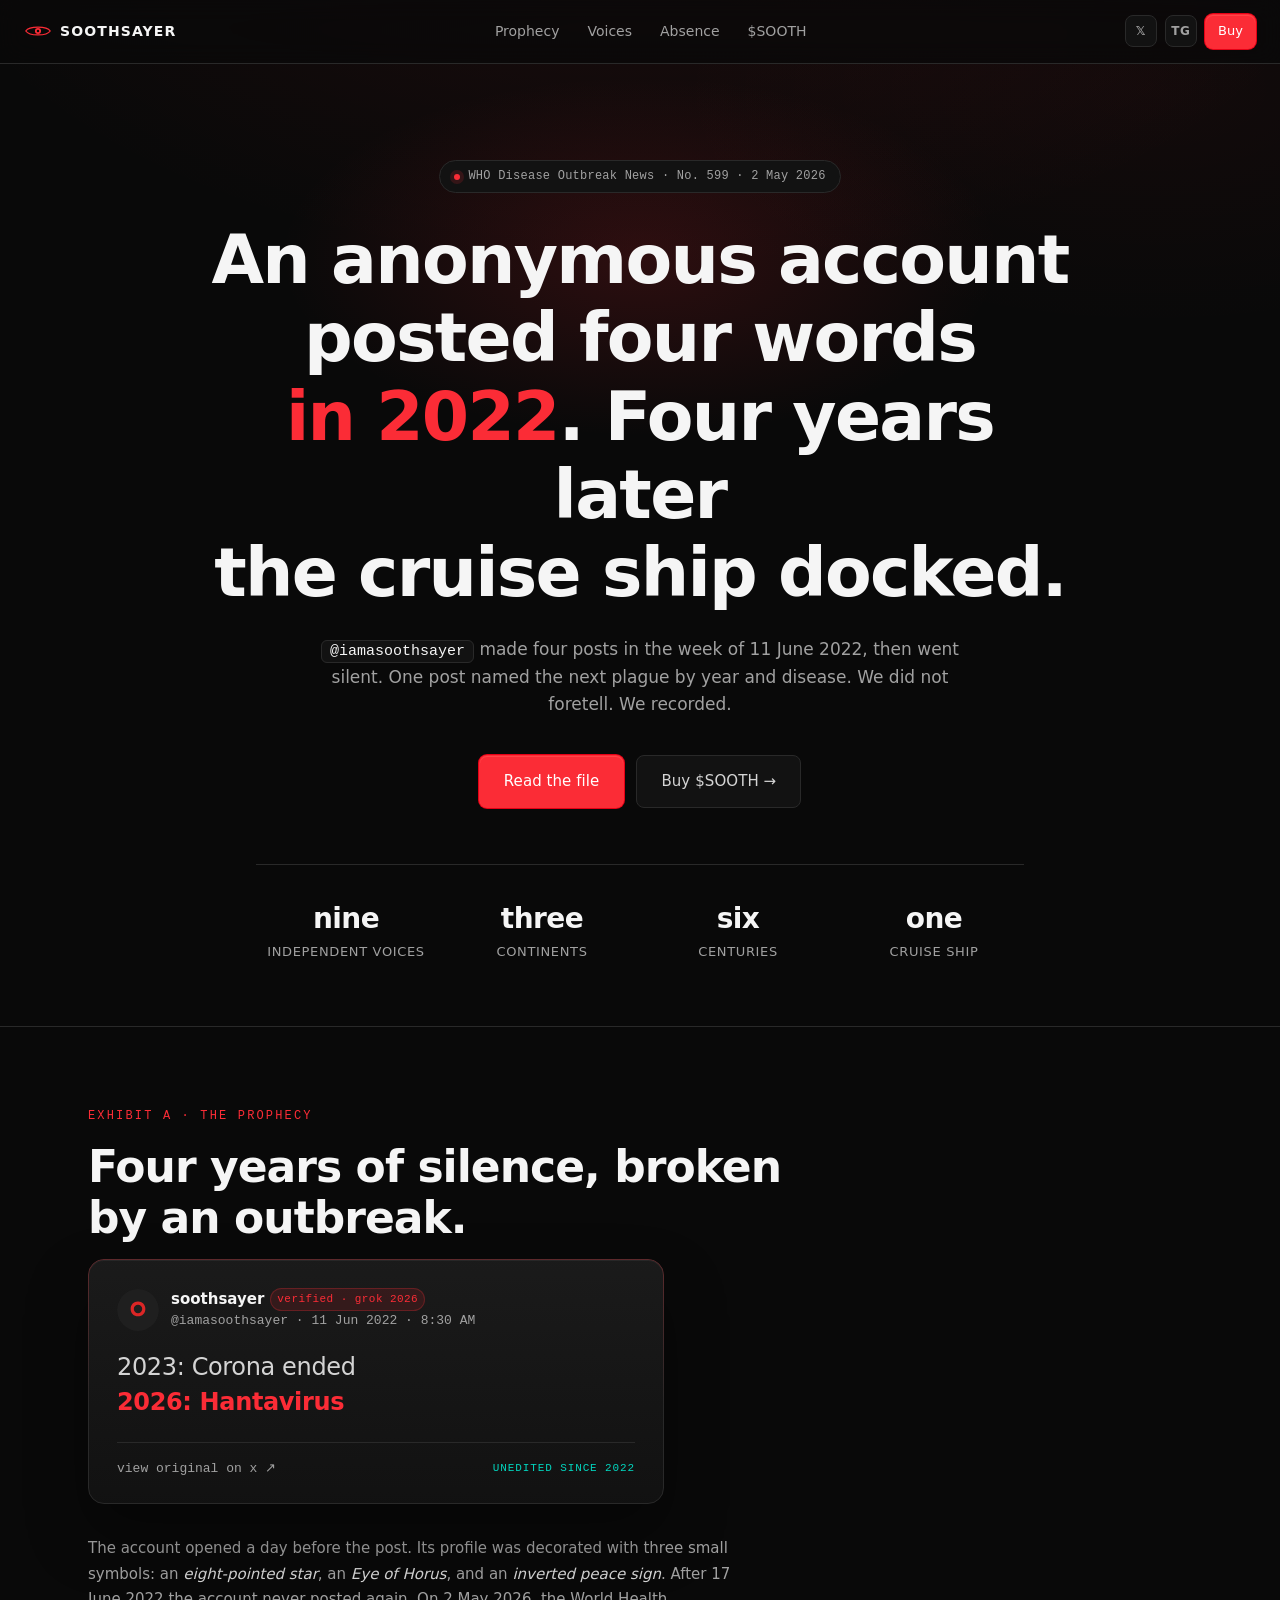
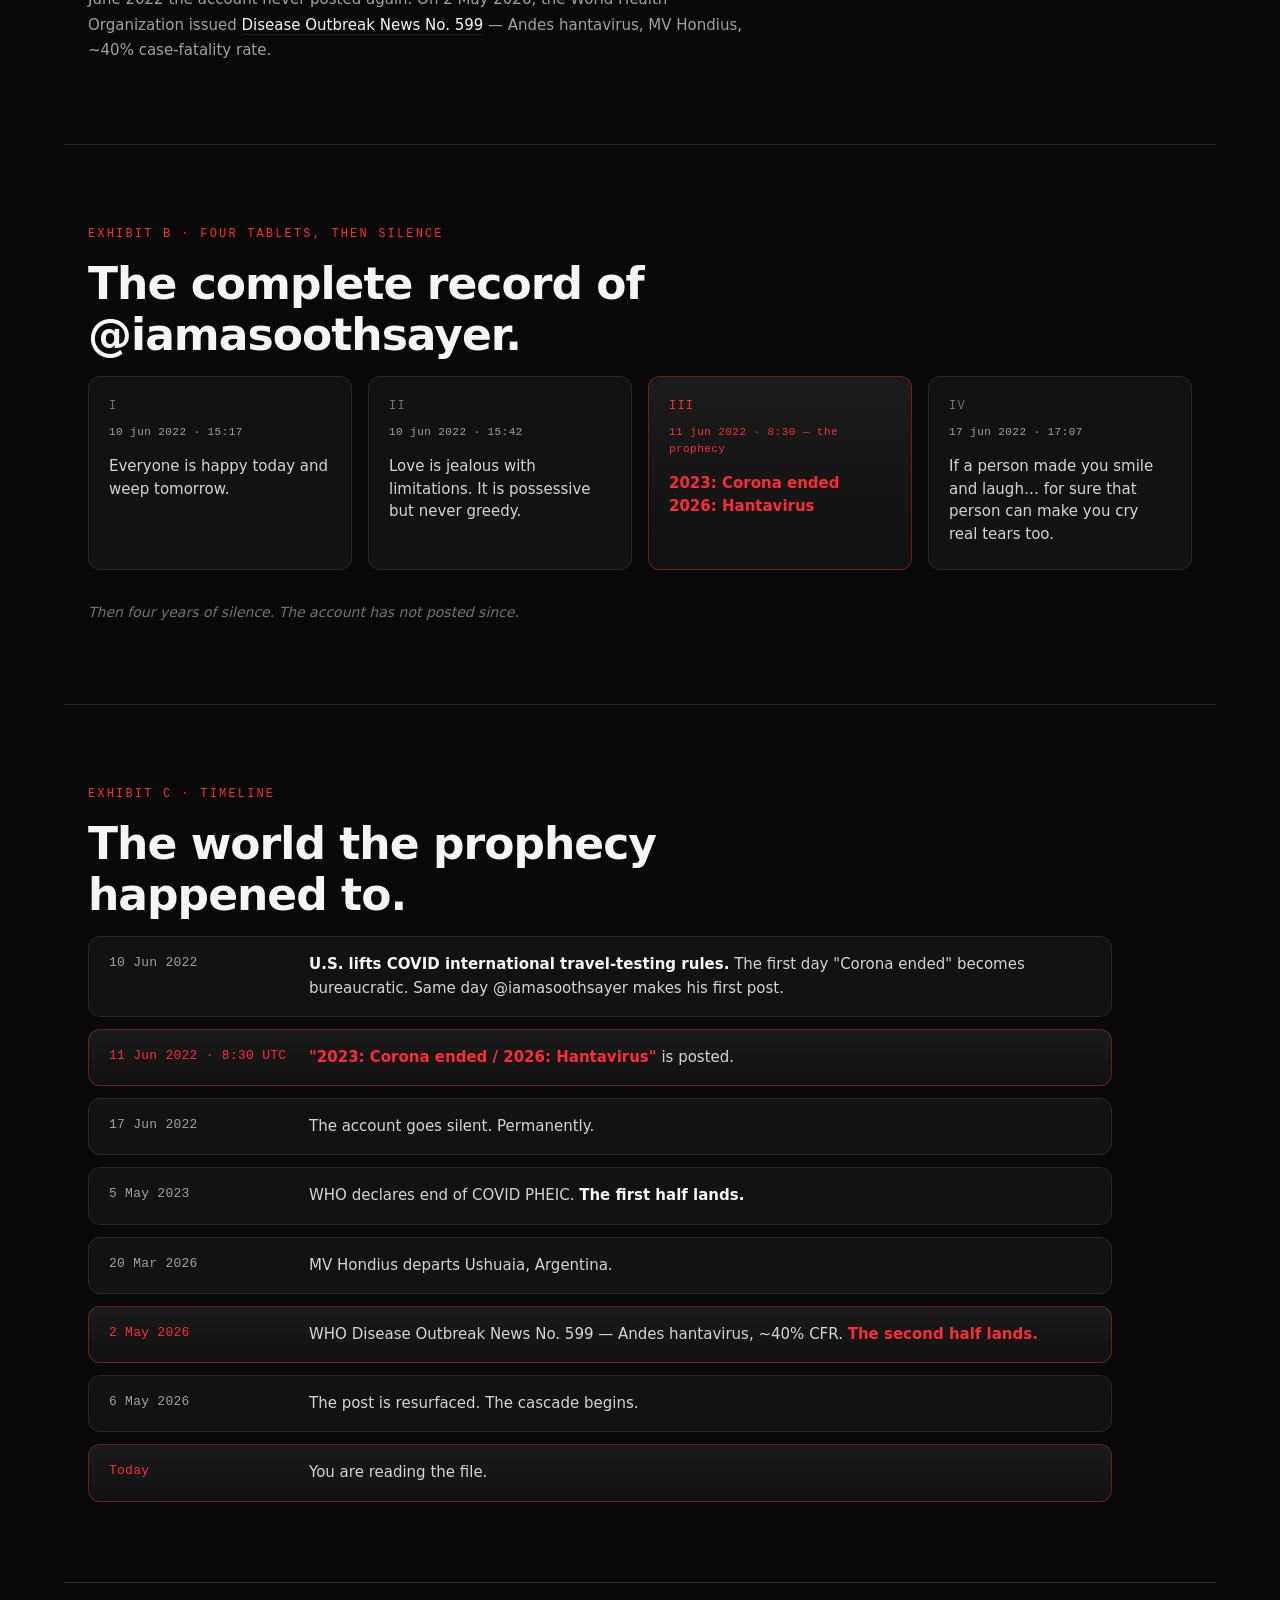
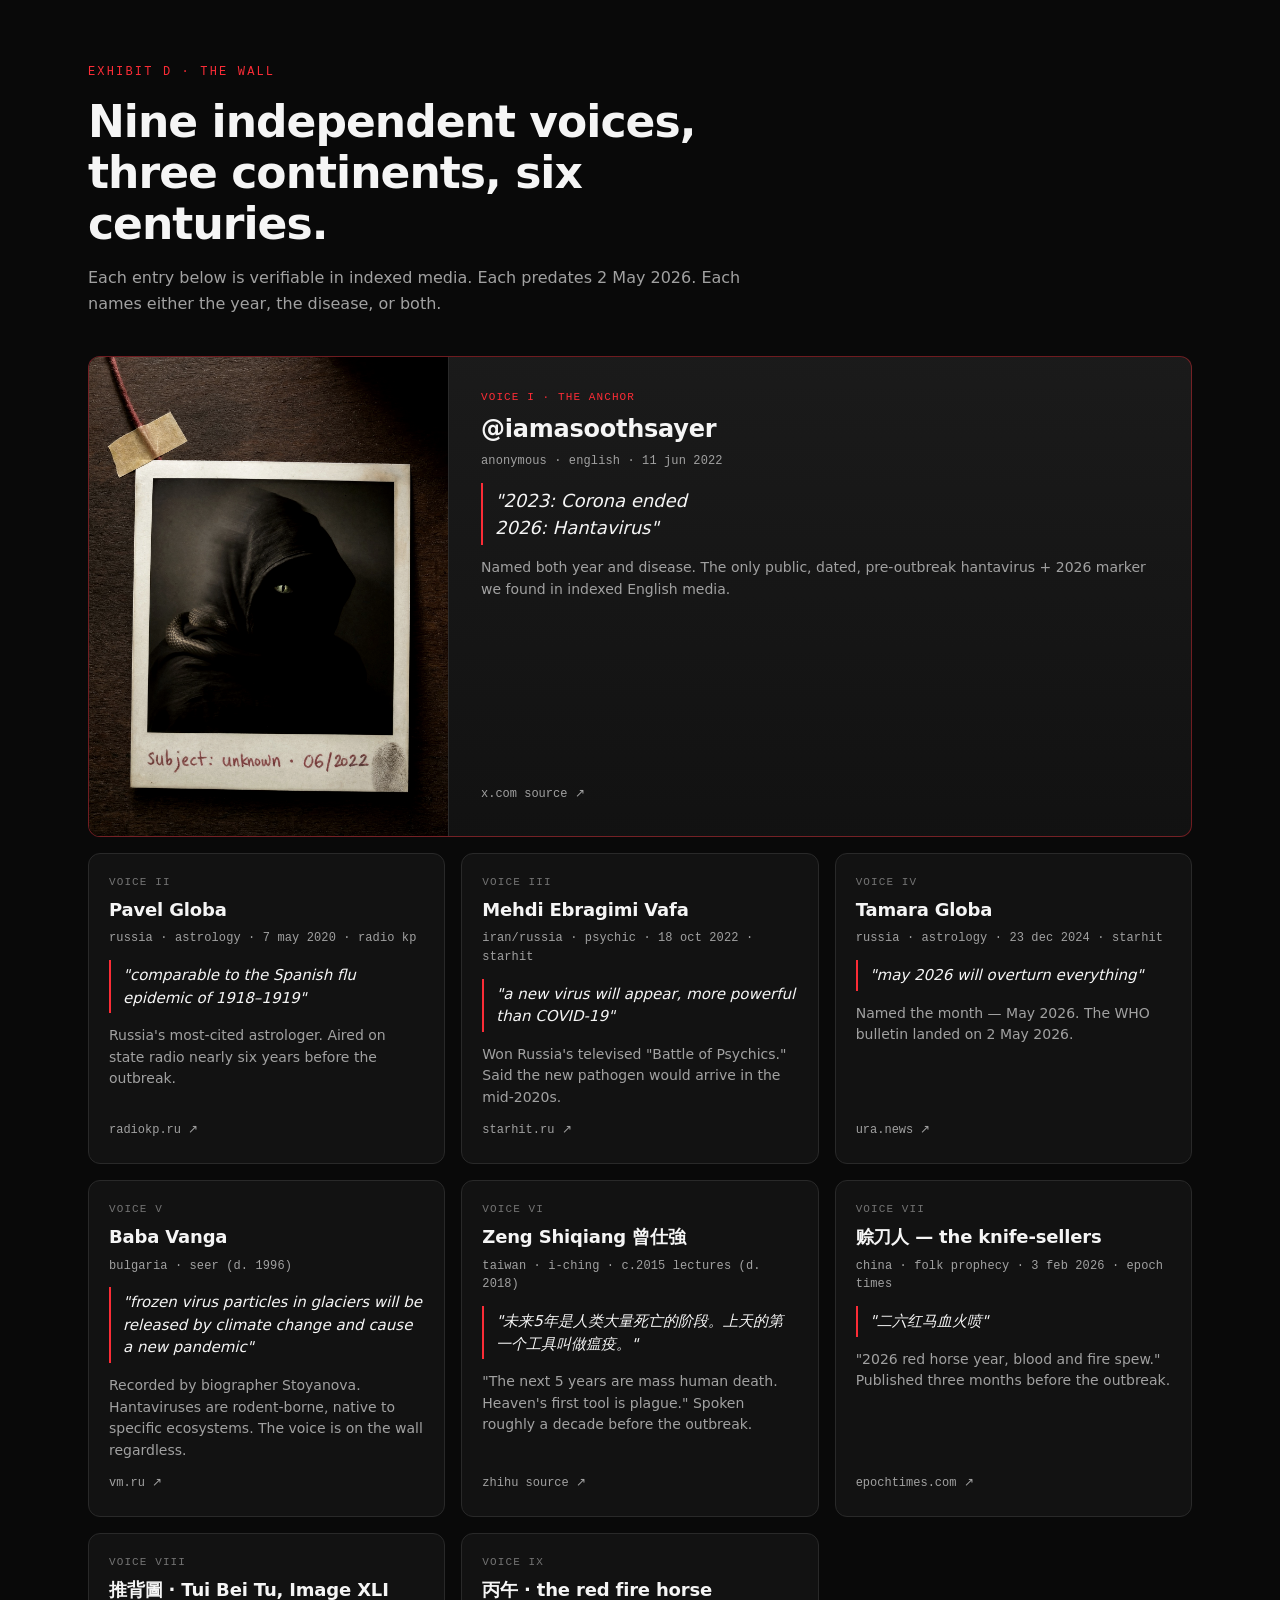
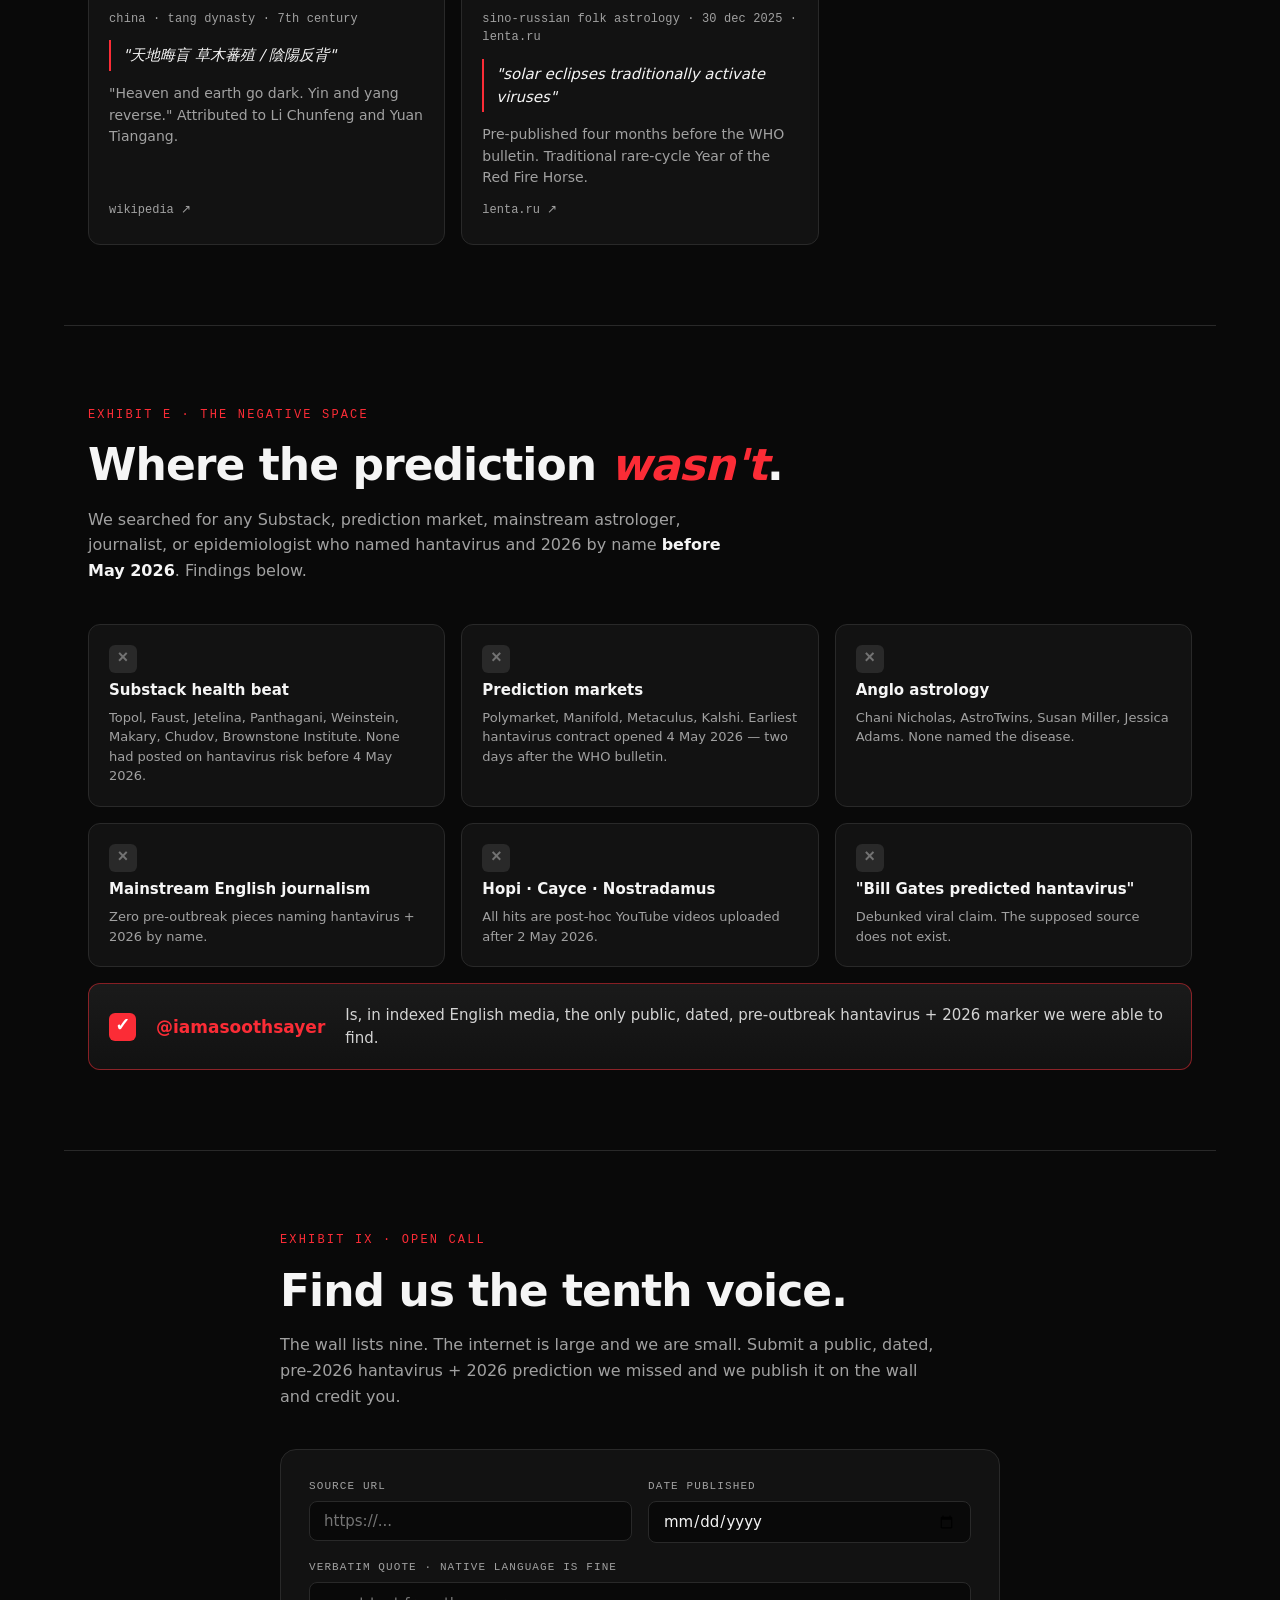
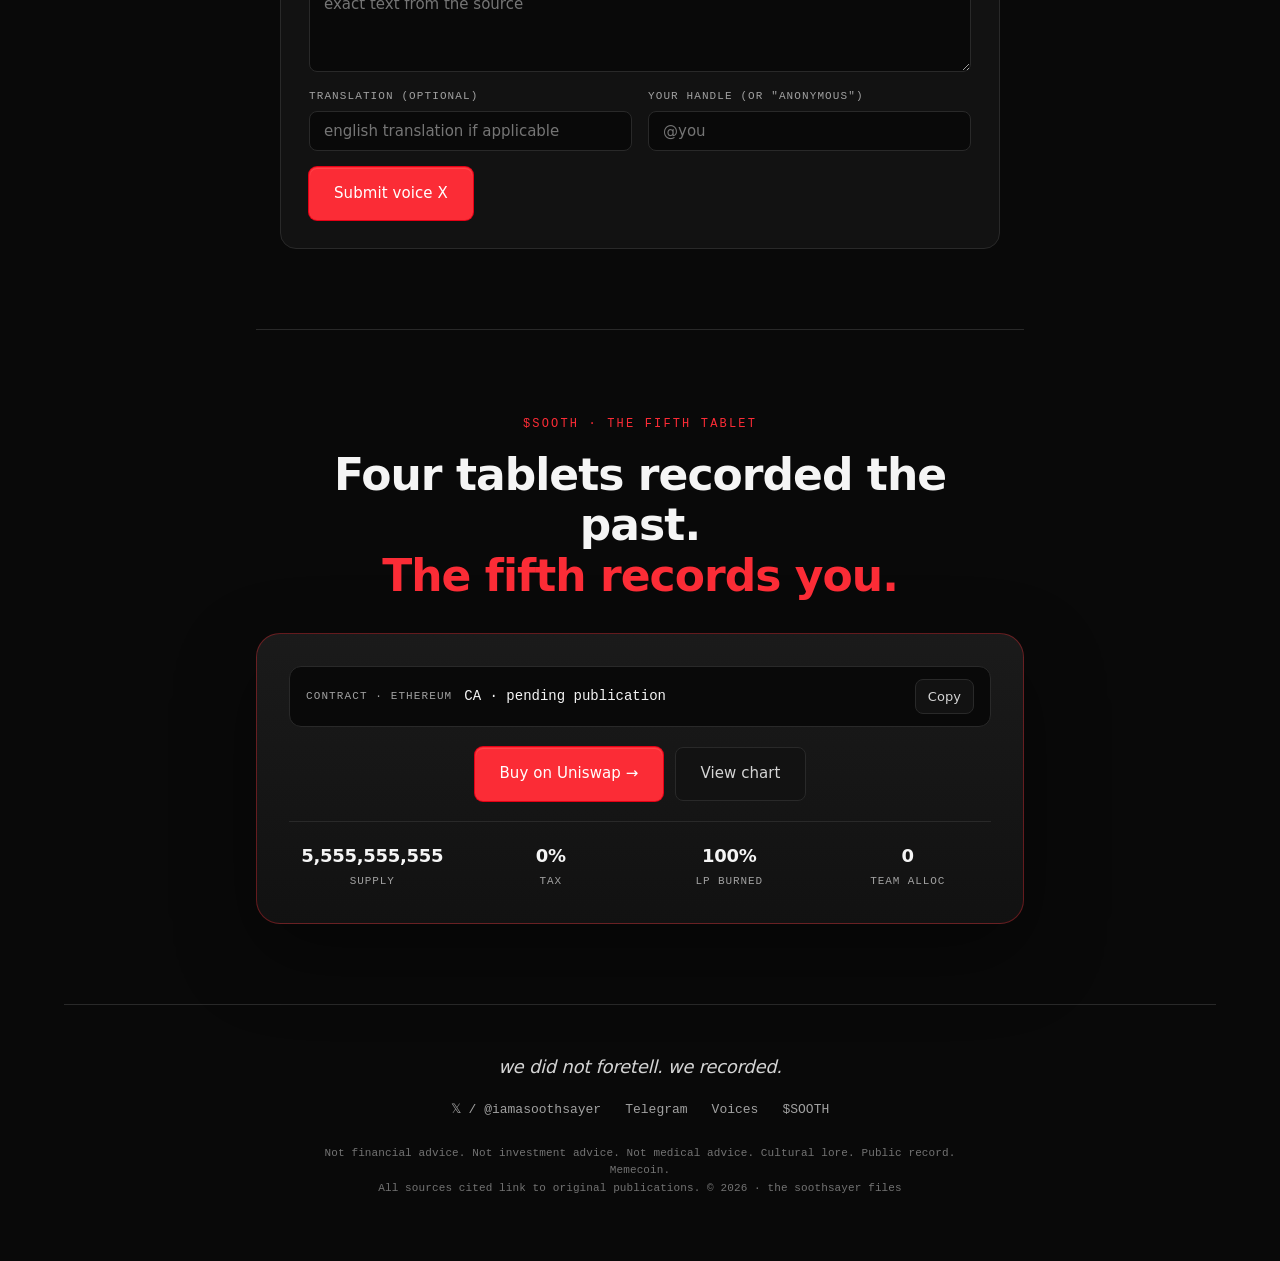
<file: index.html>
<!doctype html>
<html lang="en" class="dark">
<head>
<script>document.documentElement.classList.add('js')</script>
<meta charset="utf-8" />
<meta name="viewport" content="width=device-width,initial-scale=1,viewport-fit=cover" />
<title>$SOOTH · the soothsayer files</title>
<meta name="description" content="On 11 June 2022 an anonymous account named iamasoothsayer posted four words: 2026: Hantavirus. Then went silent. Four years later the cruise ship docked. We did not foretell. We recorded." />
<meta name="theme-color" content="#0a0a0a" />
<meta property="og:title" content="$SOOTH · the soothsayer files" />
<meta property="og:description" content="Nine voices on three continents named 2026 in advance. We did not foretell. We recorded." />
<meta property="og:image" content="assets/og.png" />
<meta name="twitter:card" content="summary_large_image" />
<link rel="icon" href="data:image/svg+xml,%3Csvg xmlns='http://www.w3.org/2000/svg' viewBox='0 0 32 32'%3E%3Crect width='32' height='32' fill='%230a0a0a'/%3E%3Cpath d='M16 9c-5 0-9 4-9 7s4 7 9 7 9-4 9-7-4-7-9-7zm0 11a4 4 0 1 1 0-8 4 4 0 0 1 0 8z' fill='%23dc2626'/%3E%3Ccircle cx='16' cy='16' r='2' fill='%230a0a0a'/%3E%3C/svg%3E" />
<link rel="stylesheet" href="styles.css?v=4" />
</head>
<body>

<!-- ============== NAV ============== -->
<nav class="nav">
  <a class="nav-brand" href="#top">
    <svg class="nav-eye" viewBox="0 0 32 16" aria-hidden="true">
      <path d="M2 8c4-6 24-6 28 0-4 6-24 6-28 0z" fill="none" stroke="currentColor" stroke-width="1.4"/>
      <circle cx="16" cy="8" r="3.5" fill="currentColor"/>
      <circle cx="16" cy="8" r="1.4" fill="var(--bg)"/>
    </svg>
    <span>SOOTHSAYER</span>
  </a>
  <div class="nav-links">
    <a href="#prophecy">Prophecy</a>
    <a href="#voices">Voices</a>
    <a href="#absence">Absence</a>
    <a href="#buy">$SOOTH</a>
  </div>
  <div class="nav-actions">
    <a id="navX"  class="nav-icon" href="https://x.com/iamasoothsayer/status/1535494638391664641" target="_blank" rel="noopener" aria-label="X">𝕏</a>
    <a id="navTg" class="nav-icon" href="#" target="_blank" rel="noopener" aria-label="Telegram">TG</a>
    <a class="btn btn-accent btn-sm" href="#buy">Buy</a>
  </div>
</nav>

<!-- ============== HERO ============== -->
<header id="top" class="hero">
  <div class="hero-inner">
    <div class="badge">
      <span class="dot"></span>
      WHO Disease Outbreak News · No. 599 · 2 May 2026
    </div>

    <h1 class="hero-title">
      An anonymous account posted four words<br/>
      <span class="accent">in 2022</span>. Four years later<br/>
      the cruise ship docked.
    </h1>

    <p class="hero-deck">
      <code class="hero-handle">@iamasoothsayer</code> made four posts in the week of 11 June 2022, then went silent. One post named the next plague by year and disease. We did not foretell. We recorded.
    </p>

    <div class="hero-cta">
      <a class="btn btn-accent btn-lg" href="#prophecy">Read the file</a>
      <a class="btn btn-ghost btn-lg" href="#buy">Buy $SOOTH →</a>
    </div>

    <div class="hero-meta">
      <div><span>nine</span>independent voices</div>
      <div><span>three</span>continents</div>
      <div><span>six</span>centuries</div>
      <div><span>one</span>cruise ship</div>
    </div>
  </div>
</header>

<!-- ============== PROPHECY ============== -->
<section id="prophecy" class="section">
  <div class="section-eyebrow">Exhibit A · the prophecy</div>
  <h2 class="section-title">Four years of silence, broken by an outbreak.</h2>

  <div class="prophecy-card">
    <div class="prophecy-handle">
      <svg class="ph-avatar" viewBox="0 0 40 40" aria-hidden="true"><circle cx="20" cy="20" r="20" fill="#1f1f1f"/><path d="M20 12c-4 0-7 3-7 7s3 7 7 7 7-3 7-7-3-7-7-7zm0 11a4 4 0 1 1 0-8 4 4 0 0 1 0 8z" fill="#dc2626"/></svg>
      <div>
        <div class="ph-name">soothsayer <span class="ph-verified">verified · grok 2026</span></div>
        <div class="ph-handle">@iamasoothsayer · 11 Jun 2022 · 8:30 AM</div>
      </div>
    </div>
    <div class="prophecy-text">
      <span class="prophecy-line muted">2023: Corona ended</span>
      <span class="prophecy-line accent">2026: Hantavirus</span>
    </div>
    <div class="prophecy-foot">
      <a href="https://x.com/iamasoothsayer/status/1535494638391664641" target="_blank" rel="noopener" class="prophecy-link">view original on x ↗</a>
      <span class="prophecy-stamp">unedited since 2022</span>
    </div>
  </div>

  <p class="section-prose">
    The account opened a day before the post. Its profile was decorated with three small symbols: an <em>eight-pointed star</em>, an <em>Eye of Horus</em>, and an <em>inverted peace sign</em>. After 17 June 2022 the account never posted again. On 2 May 2026, the World Health Organization issued <a href="https://www.who.int/emergencies/disease-outbreak-news/item/2026-DON599" target="_blank" rel="noopener">Disease Outbreak News No. 599</a> — Andes hantavirus, MV Hondius, ~40% case-fatality rate.
  </p>
</section>

<!-- ============== FOUR TABLETS ============== -->
<section class="section section-tablets">
  <div class="section-eyebrow">Exhibit B · four tablets, then silence</div>
  <h2 class="section-title">The complete record of @iamasoothsayer.</h2>

  <div class="tablets">
    <article class="tablet">
      <div class="tablet-num">I</div>
      <time>10 Jun 2022 · 15:17</time>
      <p>Everyone is happy today and weep tomorrow.</p>
    </article>
    <article class="tablet">
      <div class="tablet-num">II</div>
      <time>10 Jun 2022 · 15:42</time>
      <p>Love is jealous with limitations. It is possessive but never greedy.</p>
    </article>
    <article class="tablet tablet-prime">
      <div class="tablet-num">III</div>
      <time>11 Jun 2022 · 8:30 — the prophecy</time>
      <p><strong>2023: Corona ended<br/>2026: Hantavirus</strong></p>
    </article>
    <article class="tablet">
      <div class="tablet-num">IV</div>
      <time>17 Jun 2022 · 17:07</time>
      <p>If a person made you smile and laugh… for sure that person can make you cry real tears too.</p>
    </article>
  </div>

  <p class="section-foot">Then four years of silence. The account has not posted since.</p>
</section>

<!-- ============== TIMELINE ============== -->
<section class="section">
  <div class="section-eyebrow">Exhibit C · timeline</div>
  <h2 class="section-title">The world the prophecy happened to.</h2>

  <ol class="timeline">
    <li><time>10 Jun 2022</time><div><strong>U.S. lifts COVID international travel-testing rules.</strong> The first day "Corona ended" becomes bureaucratic. Same day @iamasoothsayer makes his first post.</div></li>
    <li class="tl-key"><time>11 Jun 2022 · 8:30 UTC</time><div><strong>"2023: Corona ended / 2026: Hantavirus"</strong> is posted.</div></li>
    <li><time>17 Jun 2022</time><div>The account goes silent. Permanently.</div></li>
    <li><time>5 May 2023</time><div>WHO declares end of COVID PHEIC. <strong>The first half lands.</strong></div></li>
    <li><time>20 Mar 2026</time><div>MV Hondius departs Ushuaia, Argentina.</div></li>
    <li class="tl-key"><time>2 May 2026</time><div>WHO Disease Outbreak News No. 599 — Andes hantavirus, ~40% CFR. <strong>The second half lands.</strong></div></li>
    <li><time>6 May 2026</time><div>The post is resurfaced. The cascade begins.</div></li>
    <li class="tl-key"><time>Today</time><div>You are reading the file.</div></li>
  </ol>
</section>

<!-- ============== THE WALL · NINE VOICES ============== -->
<section id="voices" class="section">
  <div class="section-eyebrow">Exhibit D · the wall</div>
  <h2 class="section-title">Nine independent voices, three continents, six centuries.</h2>
  <p class="section-deck">Each entry below is verifiable in indexed media. Each predates 2 May 2026. Each names either the year, the disease, or both.</p>

  <div class="voices">
    <article class="voice voice-anchor">
      <div class="voice-img">
        <img src="assets/polaroid-soothsayer.jpg" alt="Hooded figure, single eye visible. Subject unknown."/>
      </div>
      <div class="voice-body">
        <div class="voice-rank">Voice I · the anchor</div>
        <h3>@iamasoothsayer</h3>
        <div class="voice-meta">anonymous · english · 11 jun 2022</div>
        <blockquote>"2023: Corona ended<br/>2026: Hantavirus"</blockquote>
        <p>Named both year and disease. The only public, dated, pre-outbreak hantavirus + 2026 marker we found in indexed English media.</p>
        <a class="voice-link" href="https://x.com/iamasoothsayer/status/1535494638391664641" target="_blank" rel="noopener">x.com source ↗</a>
      </div>
    </article>

    <article class="voice"><div class="voice-body">
      <div class="voice-rank">Voice II</div>
      <h3>Pavel Globa</h3>
      <div class="voice-meta">russia · astrology · 7 may 2020 · radio kp</div>
      <blockquote>"comparable to the Spanish flu epidemic of 1918–1919"</blockquote>
      <p>Russia's most-cited astrologer. Aired on state radio nearly six years before the outbreak.</p>
      <a class="voice-link" href="https://radiokp.ru/eto-budet-cherez-dva-tri-goda-globa-predrek-vozvraschenie-pandemii_nid20548_au1914au" target="_blank" rel="noopener">radiokp.ru ↗</a>
    </div></article>

    <article class="voice"><div class="voice-body">
      <div class="voice-rank">Voice III</div>
      <h3>Mehdi Ebragimi Vafa</h3>
      <div class="voice-meta">iran/russia · psychic · 18 oct 2022 · starhit</div>
      <blockquote>"a new virus will appear, more powerful than COVID-19"</blockquote>
      <p>Won Russia's televised "Battle of Psychics." Said the new pathogen would arrive in the mid-2020s.</p>
      <a class="voice-link" href="https://www.starhit.ru/novosti/virus-moschnee-kovida-i-voda-po-tsene-nefti-mehdi-ebragimi-vafa-o-sudbe-mira-v-blijayshie-10-let-283206/" target="_blank" rel="noopener">starhit.ru ↗</a>
    </div></article>

    <article class="voice"><div class="voice-body">
      <div class="voice-rank">Voice IV</div>
      <h3>Tamara Globa</h3>
      <div class="voice-meta">russia · astrology · 23 dec 2024 · starhit</div>
      <blockquote>"may 2026 will overturn everything"</blockquote>
      <p>Named the month — May 2026. The WHO bulletin landed on 2 May 2026.</p>
      <a class="voice-link" href="https://ura.news/news/1053090694" target="_blank" rel="noopener">ura.news ↗</a>
    </div></article>

    <article class="voice"><div class="voice-body">
      <div class="voice-rank">Voice V</div>
      <h3>Baba Vanga</h3>
      <div class="voice-meta">bulgaria · seer (d. 1996)</div>
      <blockquote>"frozen virus particles in glaciers will be released by climate change and cause a new pandemic"</blockquote>
      <p>Recorded by biographer Stoyanova. Hantaviruses are rodent-borne, native to specific ecosystems. The voice is on the wall regardless.</p>
      <a class="voice-link" href="https://vm.ru/society/1005212-vanga-preduprezhdala-uchenye-rasskazali-ob-opasnyh-virusah-kotorye-mogut-ozhit-iz-za-tayaniya-lednikov" target="_blank" rel="noopener">vm.ru ↗</a>
    </div></article>

    <article class="voice"><div class="voice-body">
      <div class="voice-rank">Voice VI</div>
      <h3>Zeng Shiqiang 曾仕強</h3>
      <div class="voice-meta">taiwan · i-ching · c.2015 lectures (d. 2018)</div>
      <blockquote>"未来5年是人类大量死亡的阶段。上天的第一个工具叫做瘟疫。"</blockquote>
      <p>"The next 5 years are mass human death. Heaven's first tool is plague." Spoken roughly a decade before the outbreak.</p>
      <a class="voice-link" href="https://zhuanlan.zhihu.com/p/1986752336928991055" target="_blank" rel="noopener">zhihu source ↗</a>
    </div></article>

    <article class="voice"><div class="voice-body">
      <div class="voice-rank">Voice VII</div>
      <h3>赊刀人 — the knife-sellers</h3>
      <div class="voice-meta">china · folk prophecy · 3 feb 2026 · epoch times</div>
      <blockquote>"二六红马血火喷"</blockquote>
      <p>"2026 red horse year, blood and fire spew." Published three months before the outbreak.</p>
      <a class="voice-link" href="https://www.epochtimes.com/gb/26/2/3/n14689921.htm" target="_blank" rel="noopener">epochtimes.com ↗</a>
    </div></article>

    <article class="voice"><div class="voice-body">
      <div class="voice-rank">Voice VIII</div>
      <h3>推背圖 · Tui Bei Tu, Image XLI</h3>
      <div class="voice-meta">china · tang dynasty · 7th century</div>
      <blockquote>"天地晦盲 草木蕃殖 / 陰陽反背"</blockquote>
      <p>"Heaven and earth go dark. Yin and yang reverse." Attributed to Li Chunfeng and Yuan Tiangang.</p>
      <a class="voice-link" href="https://en.wikipedia.org/wiki/Tui_bei_tu" target="_blank" rel="noopener">wikipedia ↗</a>
    </div></article>

    <article class="voice"><div class="voice-body">
      <div class="voice-rank">Voice IX</div>
      <h3>丙午 · the red fire horse</h3>
      <div class="voice-meta">sino-russian folk astrology · 30 dec 2025 · lenta.ru</div>
      <blockquote>"solar eclipses traditionally activate viruses"</blockquote>
      <p>Pre-published four months before the WHO bulletin. Traditional rare-cycle Year of the Red Fire Horse.</p>
      <a class="voice-link" href="https://lenta.ru/articles/2025/12/30/god-krasnoy-ognennoy-loshadi-2026/" target="_blank" rel="noopener">lenta.ru ↗</a>
    </div></article>
  </div>
</section>

<!-- ============== ABSENCE ============== -->
<section id="absence" class="section">
  <div class="section-eyebrow">Exhibit E · the negative space</div>
  <h2 class="section-title">Where the prediction <em>wasn't</em>.</h2>
  <p class="section-deck">We searched for any Substack, prediction market, mainstream astrologer, journalist, or epidemiologist who named hantavirus and 2026 by name <strong>before May 2026</strong>. Findings below.</p>

  <div class="absence-grid">
    <div class="abs-card abs-x"><div class="abs-mark">×</div><strong>Substack health beat</strong><span>Topol, Faust, Jetelina, Panthagani, Weinstein, Makary, Chudov, Brownstone Institute. None had posted on hantavirus risk before 4 May 2026.</span></div>
    <div class="abs-card abs-x"><div class="abs-mark">×</div><strong>Prediction markets</strong><span>Polymarket, Manifold, Metaculus, Kalshi. Earliest hantavirus contract opened 4 May 2026 — two days after the WHO bulletin.</span></div>
    <div class="abs-card abs-x"><div class="abs-mark">×</div><strong>Anglo astrology</strong><span>Chani Nicholas, AstroTwins, Susan Miller, Jessica Adams. None named the disease.</span></div>
    <div class="abs-card abs-x"><div class="abs-mark">×</div><strong>Mainstream English journalism</strong><span>Zero pre-outbreak pieces naming hantavirus + 2026 by name.</span></div>
    <div class="abs-card abs-x"><div class="abs-mark">×</div><strong>Hopi · Cayce · Nostradamus</strong><span>All hits are post-hoc YouTube videos uploaded after 2 May 2026.</span></div>
    <div class="abs-card abs-x"><div class="abs-mark">×</div><strong>"Bill Gates predicted hantavirus"</strong><span>Debunked viral claim. The supposed source does not exist.</span></div>
    <div class="abs-card abs-hit"><div class="abs-mark">✓</div><strong>@iamasoothsayer</strong><span>Is, in indexed English media, the only public, dated, pre-outbreak hantavirus + 2026 marker we were able to find.</span></div>
  </div>
</section>

<!-- ============== TENTH VOICE ============== -->
<section class="section section-narrow">
  <div class="section-eyebrow">Exhibit IX · open call</div>
  <h2 class="section-title">Find us the tenth voice.</h2>
  <p class="section-deck">The wall lists nine. The internet is large and we are small. Submit a public, dated, pre-2026 hantavirus + 2026 prediction we missed and we publish it on the wall and credit you.</p>

  <form class="form" onsubmit="event.preventDefault(); document.getElementById('formDone').classList.add('show'); this.reset();">
    <div class="form-row">
      <label>Source URL <input type="url" required placeholder="https://..." /></label>
      <label>Date published <input type="date" max="2026-05-02" required /></label>
    </div>
    <label>Verbatim quote · native language is fine <textarea rows="3" required placeholder="exact text from the source"></textarea></label>
    <div class="form-row">
      <label>Translation (optional) <input type="text" placeholder="english translation if applicable" /></label>
      <label>Your handle (or "anonymous") <input type="text" placeholder="@you" /></label>
    </div>
    <button type="submit" class="btn btn-accent btn-lg">Submit voice X</button>
    <div id="formDone" class="form-done">Submission queued. The file will review.</div>
  </form>
</section>

<!-- ============== BUY ============== -->
<section id="buy" class="section section-buy">
  <div class="section-eyebrow">$SOOTH · the fifth tablet</div>
  <h2 class="section-title">Four tablets recorded the past.<br/><span class="accent">The fifth records you.</span></h2>

  <div class="buy-card">
    <div class="buy-row">
      <span class="buy-label">contract · ethereum</span>
      <code id="caBig">CA · pending publication</code>
      <button id="copyCa" class="btn btn-ghost btn-sm">Copy</button>
    </div>
    <div class="buy-actions">
      <a id="uniswapBig" class="btn btn-accent btn-lg" href="#" target="_blank" rel="noopener">Buy on Uniswap →</a>
      <a id="chartBig" class="btn btn-ghost btn-lg" href="#" target="_blank" rel="noopener">View chart</a>
    </div>
    <div class="buy-stats">
      <div><b>5,555,555,555</b><span>supply</span></div>
      <div><b>0%</b><span>tax</span></div>
      <div><b>100%</b><span>LP burned</span></div>
      <div><b>0</b><span>team alloc</span></div>
    </div>
  </div>
</section>

<!-- ============== FOOTER ============== -->
<footer class="footer">
  <div class="footer-mantra">we did not foretell. we recorded.</div>
  <div class="footer-links">
    <a href="https://x.com/iamasoothsayer/status/1535494638391664641" target="_blank" rel="noopener">𝕏 / @iamasoothsayer</a>
    <a id="footerTg" href="#" target="_blank" rel="noopener">Telegram</a>
    <a href="#voices">Voices</a>
    <a href="#buy">$SOOTH</a>
  </div>
  <div class="footer-fine">
    Not financial advice. Not investment advice. Not medical advice. Cultural lore. Public record. Memecoin.<br/>
    All sources cited link to original publications. © 2026 · the soothsayer files
  </div>
</footer>

<script src="script.js?v=4"></script>
</body>
</html>
</file>
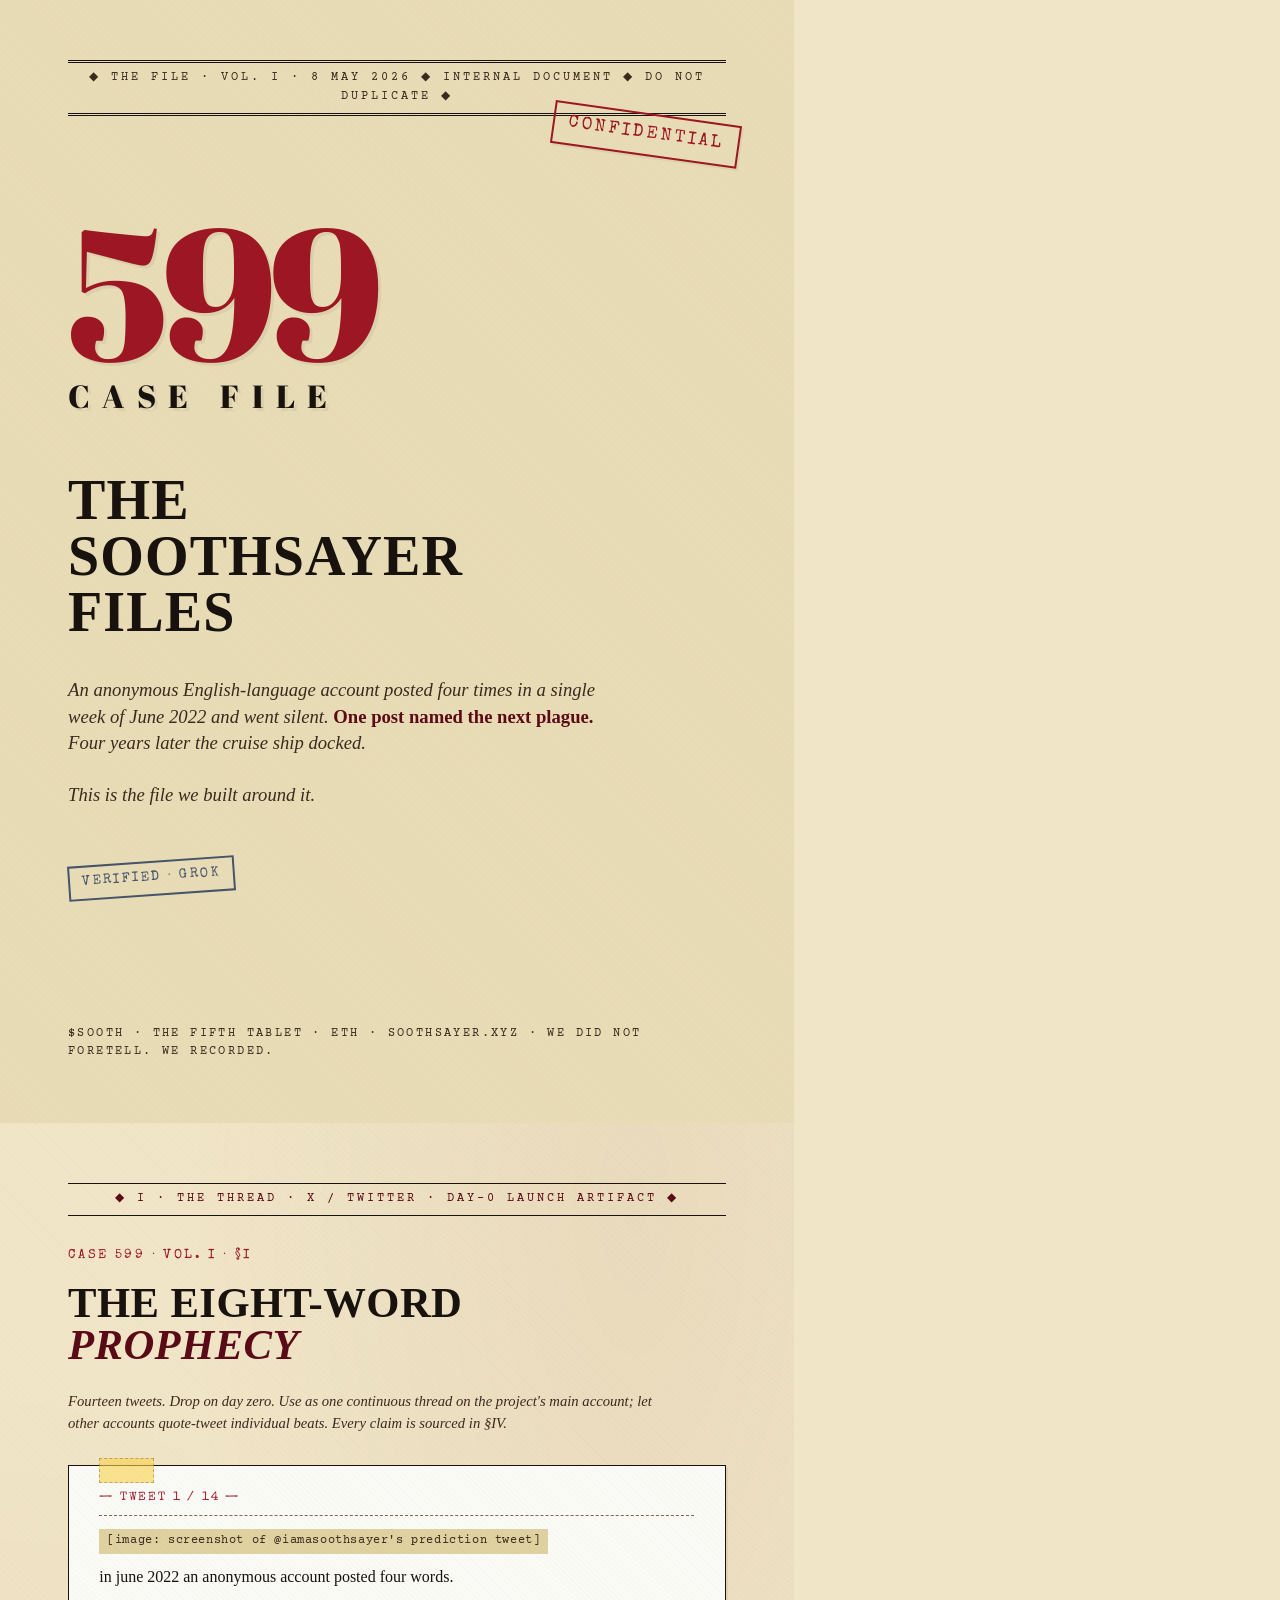
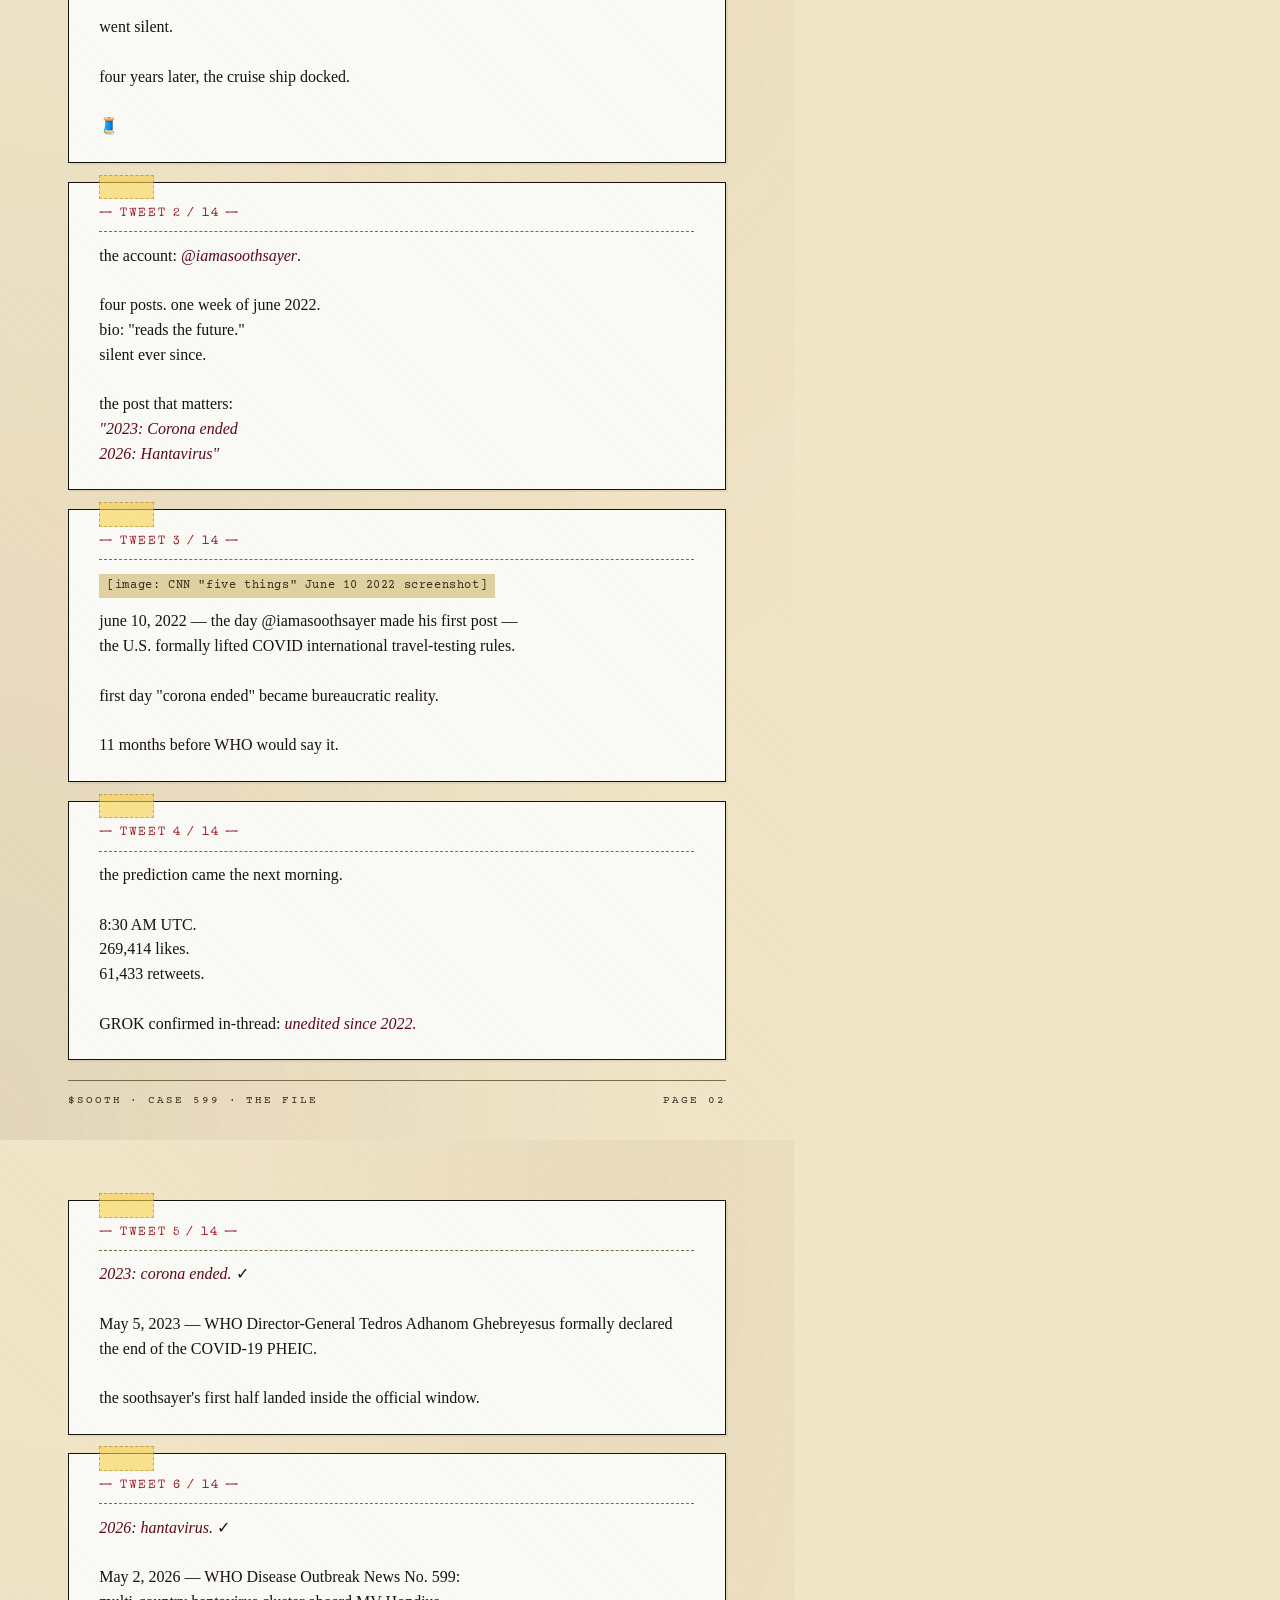
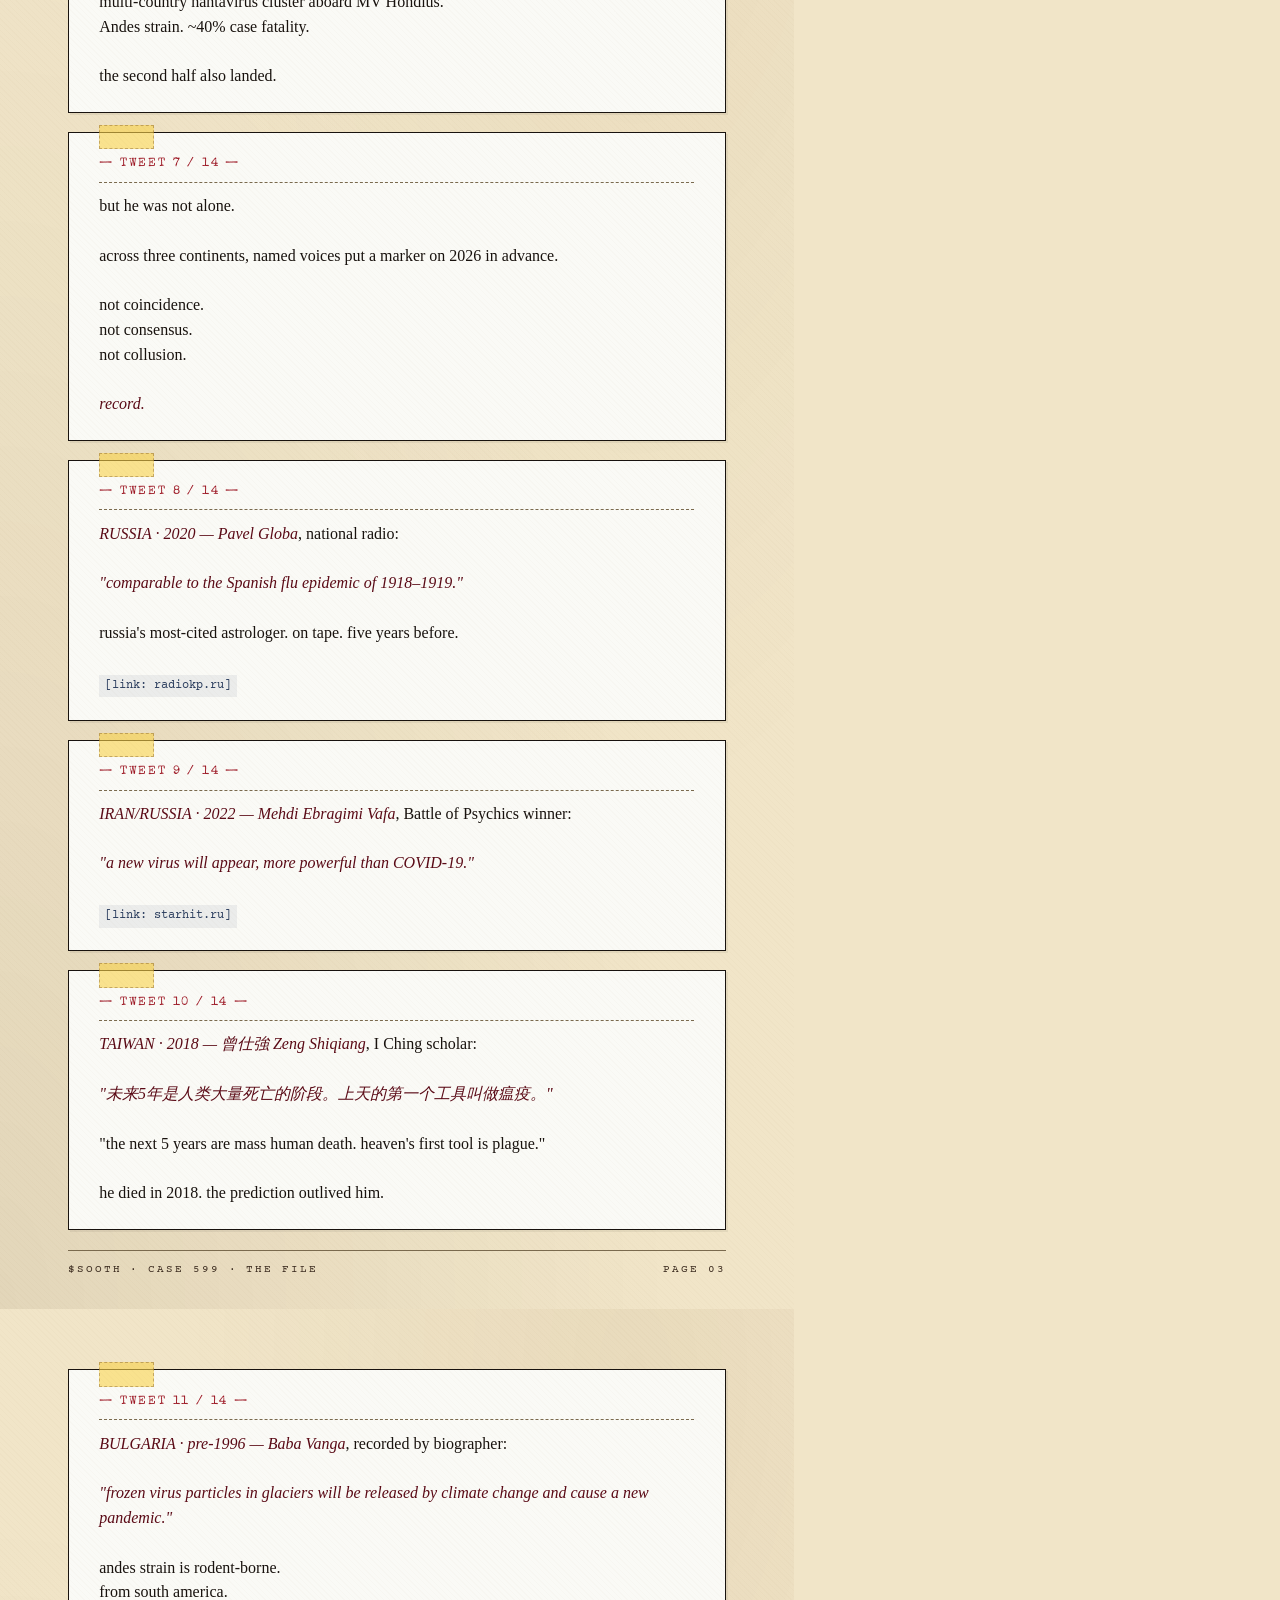
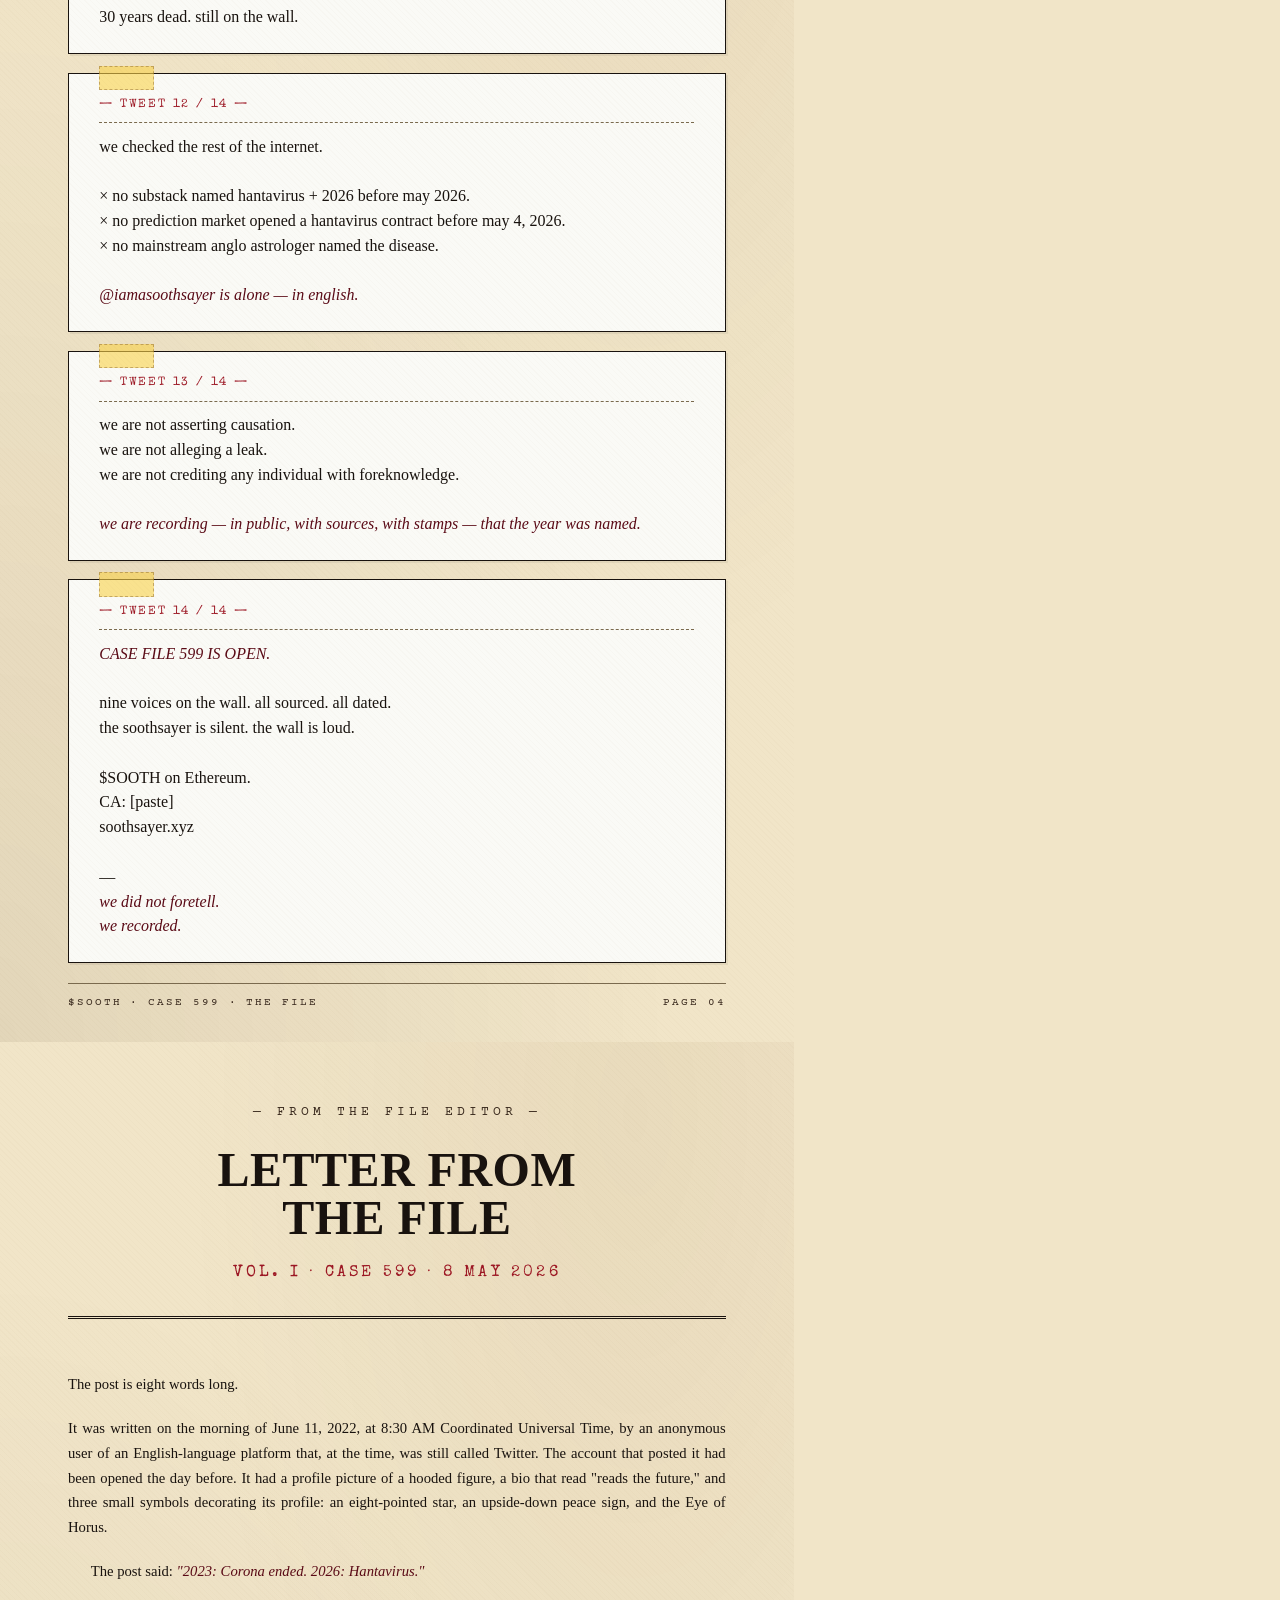
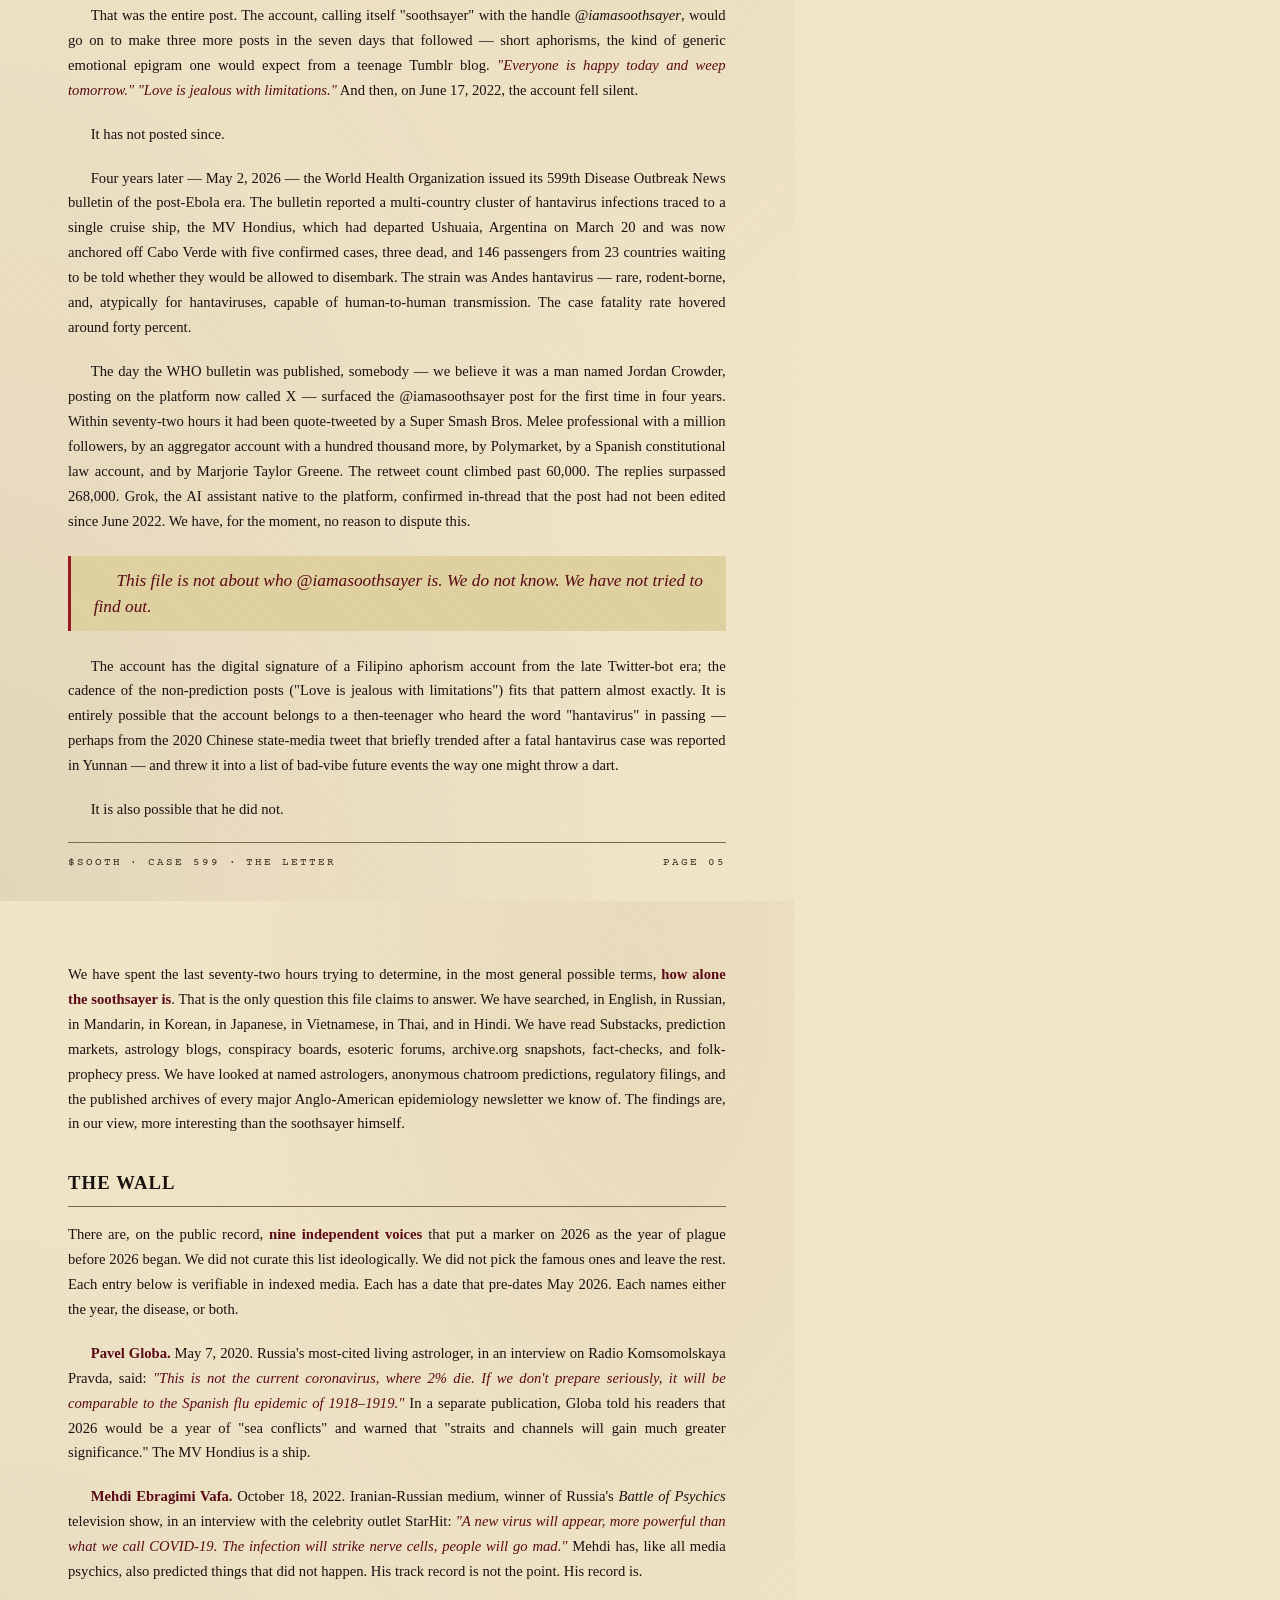
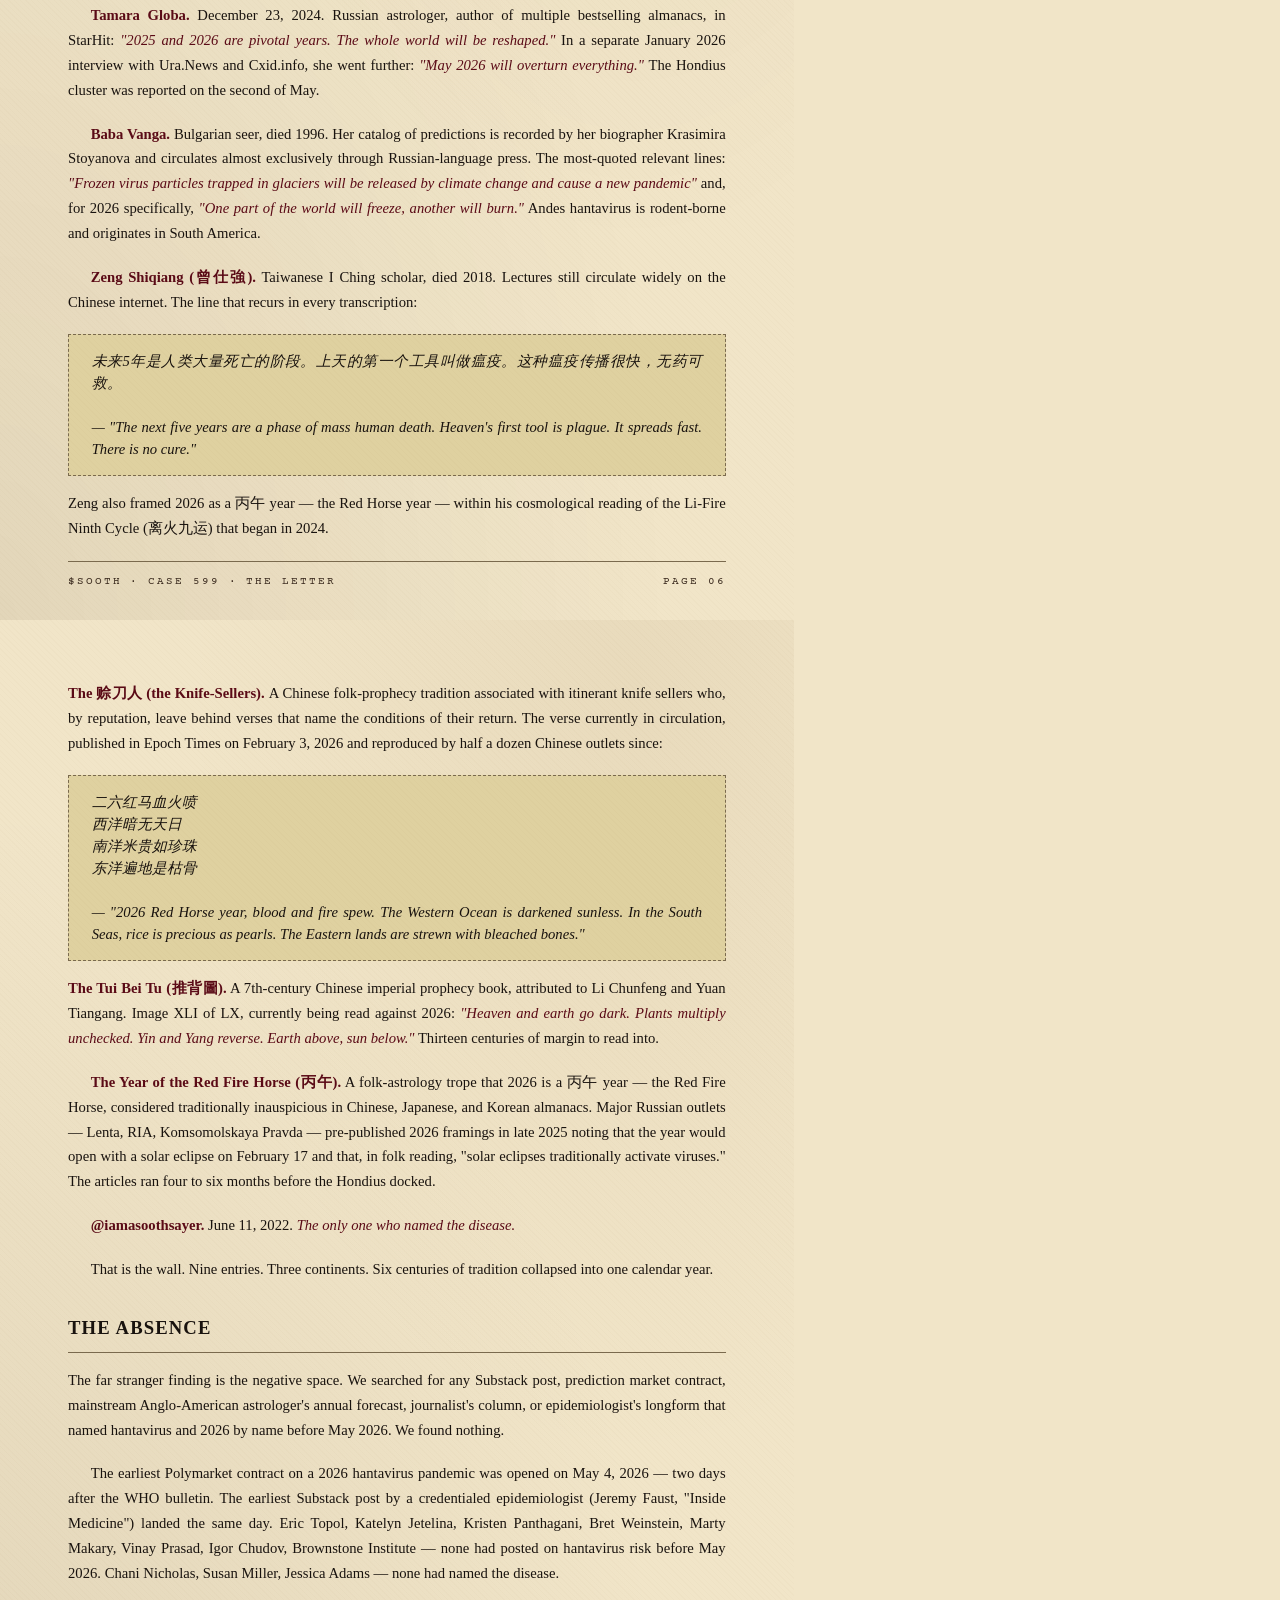
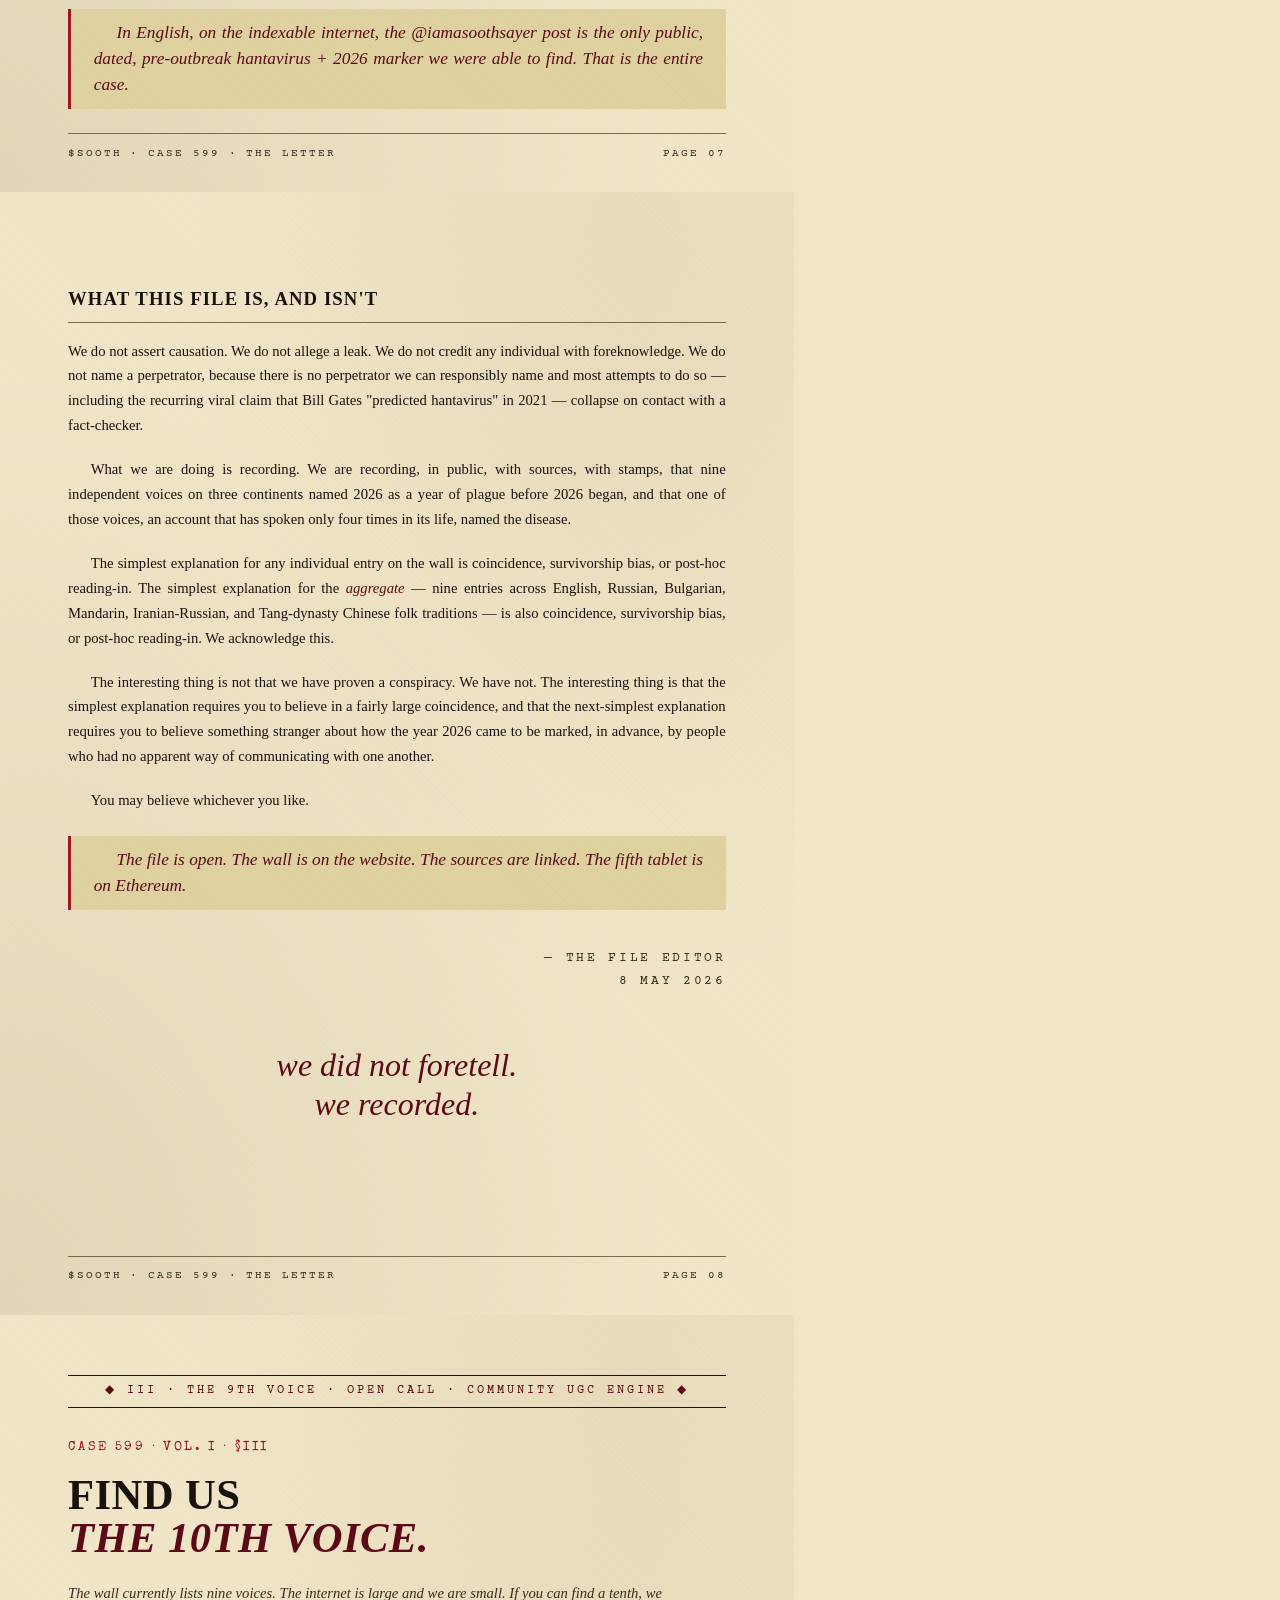
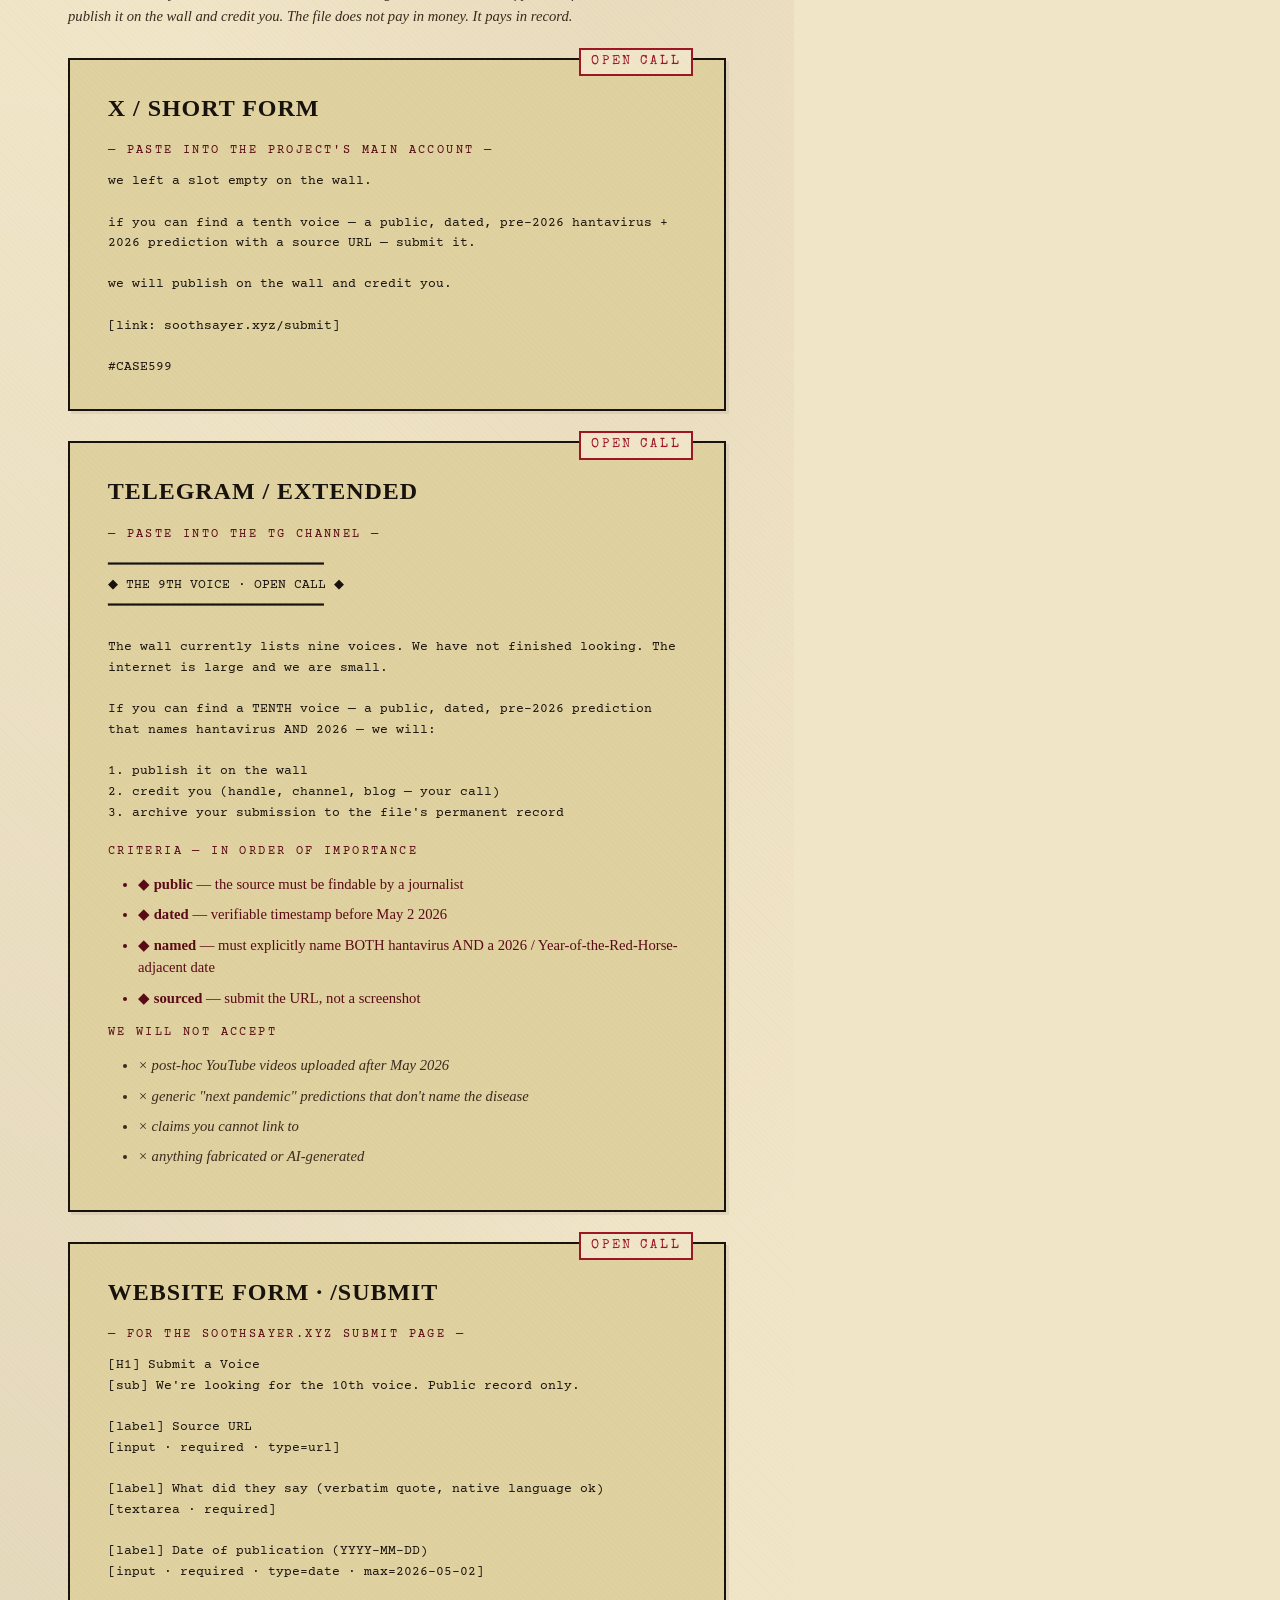
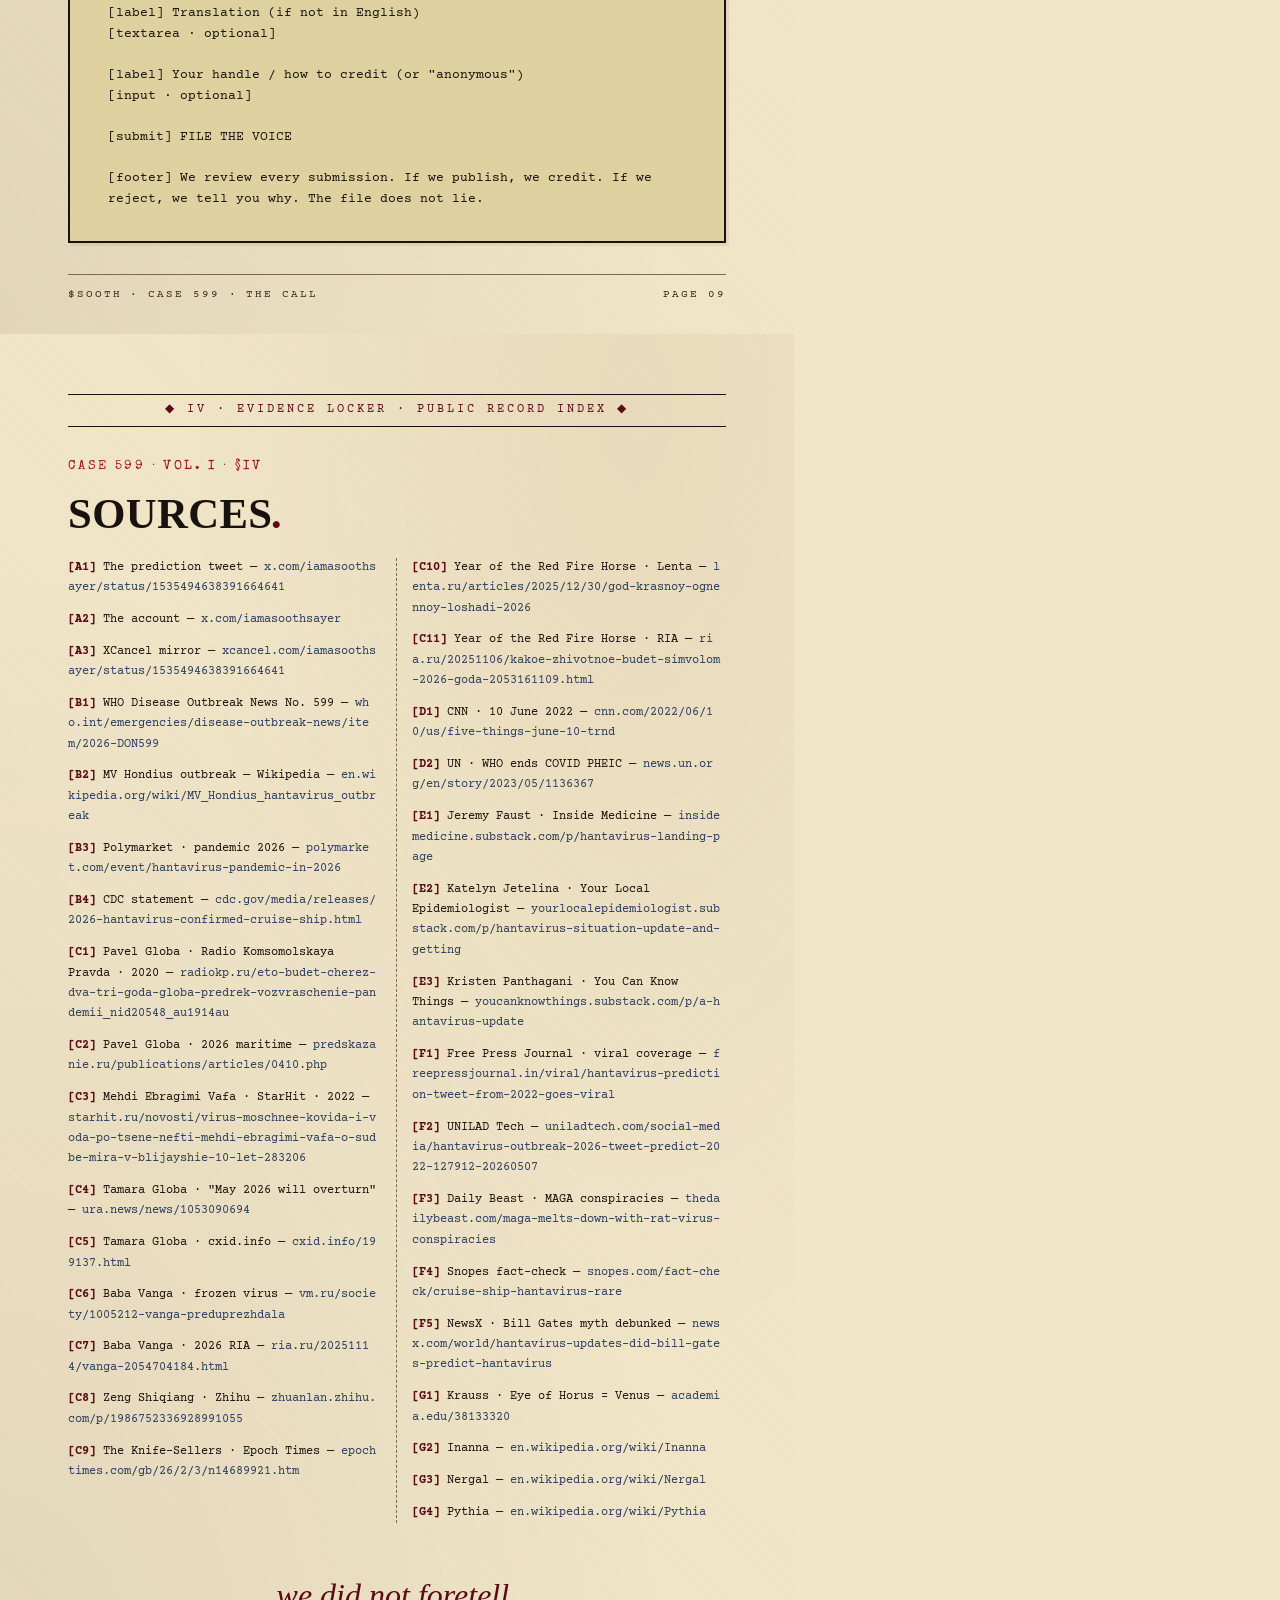
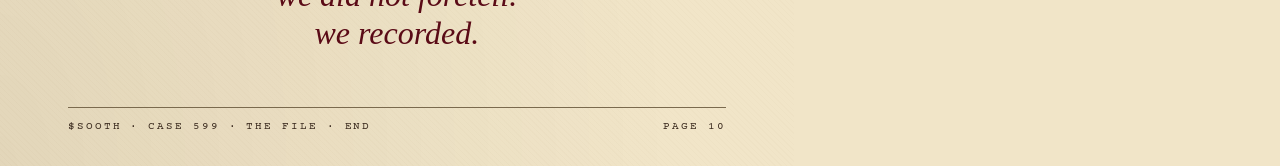
<file: case-file.html>
<!doctype html>
<html lang="en">
<head>
<meta charset="utf-8" />
<title>$SOOTH · CASE FILE 599 · the soothsayer files</title>
<link href="https://fonts.googleapis.com/css2?family=Abril+Fatface&family=Caveat:wght@500;700&family=Courier+Prime:wght@400;700&family=Old+Standard+TT:ital,wght@0,400;0,700;1,400&family=Permanent+Marker&family=Special+Elite&display=swap" rel="stylesheet">
<style>
@page{size:A4;margin:0}
*{box-sizing:border-box;margin:0;padding:0;-webkit-print-color-adjust:exact;print-color-adjust:exact}
:root{
  --paper:#f1e5c8;--paper-2:#e8dcb6;--paper-3:#dfd1a0;
  --ink:#18120e;--ink-2:#3a2a1e;
  --red:#9c1623;--red-deep:#5a0a16;--red-pulse:#c8141a;
  --blue:#2a3d5e;
  --line:#7a6a4e;
}
html,body{
  background:var(--paper);color:var(--ink);
  font-family:'Old Standard TT',Georgia,serif;font-size:11pt;line-height:1.55;
}
.page{
  width:210mm;min-height:297mm;
  padding:16mm 18mm;
  page-break-after:always;
  position:relative;
  background:
    radial-gradient(ellipse at 80% 5%, rgba(120,80,30,.07), transparent 50%),
    radial-gradient(ellipse at 0% 100%, rgba(60,40,20,.08), transparent 60%),
    var(--paper);
}
.page:last-child{page-break-after:auto}
.page::after{
  content:"";position:absolute;inset:0;pointer-events:none;
  background: repeating-linear-gradient(45deg, rgba(120,80,30,.018) 0 1px, transparent 1px 4px);
}

/* COVER */
.cover{display:flex;flex-direction:column;justify-content:space-between;background:var(--paper-2)}
.cover .top-marker{font-family:'Courier Prime',monospace;font-size:9pt;letter-spacing:.25em;color:var(--ink-2);text-transform:uppercase;border-top:3px double var(--ink);border-bottom:3px double var(--ink);padding:6px 0;text-align:center}
.cover .case-num{font-family:'Abril Fatface',serif;font-size:140pt;line-height:.9;color:var(--red);margin-top:24mm;letter-spacing:-.04em;text-shadow:3px 3px 0 rgba(0,0,0,.05)}
.cover .case-num small{font-size:24pt;display:block;letter-spacing:.4em;color:var(--ink);margin-top:8px}
.cover h1{font-family:'Old Standard TT',serif;font-weight:700;font-size:42pt;line-height:1;color:var(--ink);letter-spacing:.02em;margin-top:16mm;text-transform:uppercase}
.cover .deck{font-family:'Old Standard TT',serif;font-style:italic;font-size:14pt;line-height:1.4;color:var(--ink-2);max-width:140mm;margin-top:10mm}
.cover .deck b{color:var(--red-deep);font-weight:700;font-style:normal}
.cover .stamp{
  position:absolute;top:30mm;right:14mm;
  font-family:'Special Elite',monospace;font-size:13pt;letter-spacing:.18em;
  color:var(--red);border:2px solid var(--red);padding:6px 14px;
  transform:rotate(8deg);
  box-shadow:2px 2px 0 rgba(0,0,0,.05);
  text-transform:uppercase;
}
.cover .stamp-2{
  position:absolute;bottom:60mm;left:18mm;
  font-family:'Special Elite',monospace;font-size:10pt;letter-spacing:.18em;
  color:var(--blue);border:2px solid var(--blue);padding:5px 12px;
  transform:rotate(-4deg);
  text-transform:uppercase;opacity:.85;
}
.cover .footer-cover{font-family:'Courier Prime',monospace;font-size:9pt;letter-spacing:.2em;color:var(--ink-2);margin-bottom:0;text-transform:uppercase}

/* SHARED */
.section-marker{
  font-family:'Courier Prime',monospace;font-size:9pt;letter-spacing:.25em;
  color:var(--red-deep);text-transform:uppercase;
  border-top:1px solid var(--ink);border-bottom:1px solid var(--ink);
  padding:6px 0;margin-bottom:8mm;text-align:center;
}
.case-id{
  font-family:'Special Elite',monospace;font-size:10pt;letter-spacing:.18em;
  color:var(--red);text-transform:uppercase;margin-bottom:4mm;
}
.h-display{
  font-family:'Old Standard TT',serif;font-weight:700;
  font-size:32pt;line-height:1;color:var(--ink);
  text-transform:uppercase;letter-spacing:.01em;margin-bottom:6mm;
}
.h-display em{font-style:italic;color:var(--red-deep)}

/* THREAD page */
.thread-intro{font-family:'Old Standard TT',serif;font-style:italic;font-size:11pt;color:var(--ink-2);max-width:160mm;margin-bottom:8mm;line-height:1.55}

.tweet-card{
  background:#fafaf6;border:1.5px solid var(--ink);
  padding:6mm 8mm;margin-bottom:5mm;
  break-inside:avoid;
  box-shadow:2px 2px 0 rgba(0,0,0,.06);
  position:relative;
}
.tweet-card::before{
  content:"";position:absolute;top:-8px;left:8mm;
  width:14mm;height:6mm;background:rgba(248,211,74,.6);
  border:1px dashed rgba(120,80,30,.4);
}
.tw-num{
  font-family:'Special Elite',monospace;font-size:9pt;letter-spacing:.15em;
  color:var(--red);text-transform:uppercase;margin-bottom:3mm;
  border-bottom:1px dashed var(--line);padding-bottom:2mm;
}
.tw-body{font-family:'Old Standard TT',serif;font-size:12pt;line-height:1.55;color:var(--ink);white-space:pre-wrap}
.tw-body i{color:var(--red-deep);font-style:italic}
.tw-image-note{font-family:'Courier Prime',monospace;font-size:9pt;color:var(--ink-2);background:var(--paper-3);padding:3px 8px;margin-bottom:3mm;display:inline-block;letter-spacing:.05em}
.tw-link{font-family:'Courier Prime',monospace;font-size:9pt;color:var(--blue);background:rgba(42,61,94,.07);padding:2px 6px;display:inline-block;margin-top:3px}

/* LETTER page */
.letter-mast{text-align:center;margin-bottom:14mm;padding-bottom:8mm;border-bottom:3px double var(--ink)}
.letter-mast .from{font-family:'Courier Prime',monospace;font-size:10pt;letter-spacing:.3em;color:var(--ink-2);text-transform:uppercase;margin-bottom:6mm}
.letter-mast h2{font-family:'Old Standard TT',serif;font-weight:700;font-size:36pt;line-height:1;color:var(--ink);text-transform:uppercase;letter-spacing:.01em}
.letter-mast .vol{font-family:'Special Elite',monospace;font-size:12pt;letter-spacing:.2em;color:var(--red);margin-top:5mm;text-transform:uppercase}

.letter-body{
  font-family:'Old Standard TT',serif;font-size:11pt;line-height:1.7;
  text-align:justify;hyphens:auto;
}
.letter-body p{margin-bottom:5mm;text-indent:0}
.letter-body p + p{text-indent:6mm}
.letter-body p.no-indent{text-indent:0}
.letter-body h3{
  font-family:'Old Standard TT',serif;font-weight:700;
  font-size:14pt;text-transform:uppercase;letter-spacing:.06em;
  margin:8mm 0 4mm;color:var(--ink);
  border-bottom:1px solid var(--line);padding-bottom:2mm;
}
.letter-body em{color:var(--red-deep);font-style:italic;font-weight:500}
.letter-body i{color:var(--ink);font-style:italic}
.letter-body b{color:var(--red-deep);font-weight:700}
.letter-body .pull{
  font-style:italic;color:var(--red-deep);
  font-size:13pt;line-height:1.5;
  border-left:3px solid var(--red);
  padding:3mm 6mm;margin:6mm 0;
  background:var(--paper-3);
  break-inside:avoid;
}
.letter-body .verse{
  font-family:'Old Standard TT',serif;font-style:italic;
  font-size:11pt;line-height:1.5;
  background:var(--paper-3);
  padding:4mm 6mm;margin:4mm 0;
  border:1px dashed var(--line);
  break-inside:avoid;
  white-space:pre-line;
}
.letter-sign{
  margin-top:10mm;text-align:right;
  font-family:'Courier Prime',monospace;font-size:10pt;letter-spacing:.2em;
  color:var(--ink-2);text-transform:uppercase;
}

/* CALL page */
.call-card{
  background:var(--paper-3);border:2px solid var(--ink);
  padding:8mm 10mm;margin-bottom:8mm;
  position:relative;
  box-shadow:3px 3px 0 rgba(0,0,0,.06);
  break-inside:avoid;
}
.call-card::before{
  content:"OPEN CALL";position:absolute;top:-12px;right:8mm;
  font-family:'Special Elite',monospace;font-size:10pt;letter-spacing:.2em;
  color:var(--red);background:var(--paper);padding:2px 10px;
  border:2px solid var(--red);
}
.call-card h3{font-family:'Old Standard TT',serif;font-weight:700;font-size:18pt;color:var(--ink);text-transform:uppercase;letter-spacing:.04em;margin-bottom:4mm}
.call-card .lbl{font-family:'Courier Prime',monospace;font-size:9pt;letter-spacing:.2em;color:var(--red-deep);text-transform:uppercase;margin-bottom:3mm}
.call-card pre{font-family:'Courier Prime',monospace;font-size:10pt;line-height:1.55;white-space:pre-wrap;color:var(--ink)}
.call-card ul{margin:3mm 0;padding-left:8mm}
.call-card li{margin-bottom:2mm;font-family:'Old Standard TT',serif;font-size:11pt}
.call-card .accept{color:var(--red-deep)}
.call-card .reject{color:var(--ink-2);font-style:italic}

/* SOURCES page */
.sources-list{
  font-family:'Courier Prime',monospace;font-size:9pt;line-height:1.7;
  columns:2;column-gap:8mm;column-rule:1px dashed var(--line);
}
.sources-list .src-item{break-inside:avoid;margin-bottom:3mm}
.sources-list .src-tag{font-weight:700;color:var(--red-deep)}
.sources-list a{color:var(--blue);word-break:break-all}

/* PAGE FOOTER */
.pfoot{
  position:absolute;bottom:8mm;left:18mm;right:18mm;
  display:flex;justify-content:space-between;
  font-family:'Courier Prime',monospace;font-size:8pt;letter-spacing:.18em;color:var(--ink-2);text-transform:uppercase;
  border-top:1px solid var(--line);padding-top:3mm;
}

/* MANTRA */
.mantra-block{
  margin:14mm 0;text-align:center;
  font-family:'Old Standard TT',serif;font-style:italic;
  font-size:24pt;line-height:1.2;color:var(--red-deep);
}
</style>
</head>
<body>

<!-- ============ COVER ============ -->
<section class="page cover">
  <div>
    <div class="top-marker">◆ THE FILE · VOL. I · 8 MAY 2026 ◆ INTERNAL DOCUMENT ◆ DO NOT DUPLICATE ◆</div>
    <div class="stamp">CONFIDENTIAL</div>
    <div class="case-num">599<small>CASE FILE</small></div>
    <h1>The<br/>Soothsayer<br/>Files</h1>
    <p class="deck">An anonymous English-language account posted four times in a single week of June 2022 and went silent. <b>One post named the next plague.</b> Four years later the cruise ship docked.<br/><br/>This is the file we built around it.</p>
  </div>
  <div>
    <div class="stamp-2">VERIFIED · GROK</div>
    <div class="footer-cover">$SOOTH · the fifth tablet · ETH · soothsayer.xyz · we did not foretell. we recorded.</div>
  </div>
</section>

<!-- ============ THE THREAD ============ -->
<section class="page">
  <div class="section-marker">◆ I · THE THREAD · X / TWITTER · DAY-0 LAUNCH ARTIFACT ◆</div>
  <div class="case-id">CASE 599 · VOL. I · §I</div>
  <h2 class="h-display">THE EIGHT-WORD<br/><em>PROPHECY</em></h2>
  <p class="thread-intro">Fourteen tweets. Drop on day zero. Use as one continuous thread on the project's main account; let other accounts quote-tweet individual beats. Every claim is sourced in §IV.</p>

  <article class="tweet-card">
    <div class="tw-num">— TWEET 1 / 14 —</div>
    <div class="tw-image-note">[image: screenshot of @iamasoothsayer's prediction tweet]</div>
    <div class="tw-body">in june 2022 an anonymous account posted four words.

went silent.

four years later, the cruise ship docked.

🧵</div>
  </article>

  <article class="tweet-card">
    <div class="tw-num">— TWEET 2 / 14 —</div>
    <div class="tw-body">the account: <i>@iamasoothsayer</i>.

four posts. one week of june 2022.
bio: "reads the future."
silent ever since.

the post that matters:
<i>"2023: Corona ended
2026: Hantavirus"</i></div>
  </article>

  <article class="tweet-card">
    <div class="tw-num">— TWEET 3 / 14 —</div>
    <div class="tw-image-note">[image: CNN "five things" June 10 2022 screenshot]</div>
    <div class="tw-body">june 10, 2022 — the day @iamasoothsayer made his first post —
the U.S. formally lifted COVID international travel-testing rules.

first day "corona ended" became bureaucratic reality.

11 months before WHO would say it.</div>
  </article>

  <article class="tweet-card">
    <div class="tw-num">— TWEET 4 / 14 —</div>
    <div class="tw-body">the prediction came the next morning.

8:30 AM UTC.
269,414 likes.
61,433 retweets.

GROK confirmed in-thread: <i>unedited since 2022.</i></div>
  </article>

  <div class="pfoot"><span>$SOOTH · CASE 599 · the file</span><span>page 02</span></div>
</section>

<section class="page">
  <article class="tweet-card">
    <div class="tw-num">— TWEET 5 / 14 —</div>
    <div class="tw-body"><i>2023: corona ended.</i> ✓

May 5, 2023 — WHO Director-General Tedros Adhanom Ghebreyesus formally declared the end of the COVID-19 PHEIC.

the soothsayer's first half landed inside the official window.</div>
  </article>

  <article class="tweet-card">
    <div class="tw-num">— TWEET 6 / 14 —</div>
    <div class="tw-body"><i>2026: hantavirus.</i> ✓

May 2, 2026 — WHO Disease Outbreak News No. 599:
multi-country hantavirus cluster aboard MV Hondius.
Andes strain. ~40% case fatality.

the second half also landed.</div>
  </article>

  <article class="tweet-card">
    <div class="tw-num">— TWEET 7 / 14 —</div>
    <div class="tw-body">but he was not alone.

across three continents, named voices put a marker on 2026 in advance.

not coincidence.
not consensus.
not collusion.

<i>record.</i></div>
  </article>

  <article class="tweet-card">
    <div class="tw-num">— TWEET 8 / 14 —</div>
    <div class="tw-body"><i>RUSSIA · 2020 — Pavel Globa</i>, national radio:

<i>"comparable to the Spanish flu epidemic of 1918–1919."</i>

russia's most-cited astrologer. on tape. five years before.

<span class="tw-link">[link: radiokp.ru]</span></div>
  </article>

  <article class="tweet-card">
    <div class="tw-num">— TWEET 9 / 14 —</div>
    <div class="tw-body"><i>IRAN/RUSSIA · 2022 — Mehdi Ebragimi Vafa</i>, Battle of Psychics winner:

<i>"a new virus will appear, more powerful than COVID-19."</i>

<span class="tw-link">[link: starhit.ru]</span></div>
  </article>

  <article class="tweet-card">
    <div class="tw-num">— TWEET 10 / 14 —</div>
    <div class="tw-body"><i>TAIWAN · 2018 — 曾仕強 Zeng Shiqiang</i>, I Ching scholar:

<i>"未来5年是人类大量死亡的阶段。上天的第一个工具叫做瘟疫。"</i>

"the next 5 years are mass human death. heaven's first tool is plague."

he died in 2018. the prediction outlived him.</div>
  </article>

  <div class="pfoot"><span>$SOOTH · CASE 599 · the file</span><span>page 03</span></div>
</section>

<section class="page">
  <article class="tweet-card">
    <div class="tw-num">— TWEET 11 / 14 —</div>
    <div class="tw-body"><i>BULGARIA · pre-1996 — Baba Vanga</i>, recorded by biographer:

<i>"frozen virus particles in glaciers will be released by climate change and cause a new pandemic."</i>

andes strain is rodent-borne.
from south america.
30 years dead. still on the wall.</div>
  </article>

  <article class="tweet-card">
    <div class="tw-num">— TWEET 12 / 14 —</div>
    <div class="tw-body">we checked the rest of the internet.

× no substack named hantavirus + 2026 before may 2026.
× no prediction market opened a hantavirus contract before may 4, 2026.
× no mainstream anglo astrologer named the disease.

<i>@iamasoothsayer is alone — in english.</i></div>
  </article>

  <article class="tweet-card">
    <div class="tw-num">— TWEET 13 / 14 —</div>
    <div class="tw-body">we are not asserting causation.
we are not alleging a leak.
we are not crediting any individual with foreknowledge.

<i>we are recording — in public, with sources, with stamps — that the year was named.</i></div>
  </article>

  <article class="tweet-card">
    <div class="tw-num">— TWEET 14 / 14 —</div>
    <div class="tw-body"><i>CASE FILE 599 IS OPEN.</i>

nine voices on the wall. all sourced. all dated.
the soothsayer is silent. the wall is loud.

$SOOTH on Ethereum.
CA: [paste]
soothsayer.xyz

—
<i>we did not foretell.
we recorded.</i></div>
  </article>

  <div class="pfoot"><span>$SOOTH · CASE 599 · the file</span><span>page 04</span></div>
</section>

<!-- ============ THE LETTER ============ -->
<section class="page">
  <div class="letter-mast">
    <div class="from">— from the file editor —</div>
    <h2>Letter from<br/>The File</h2>
    <div class="vol">Vol. I · Case 599 · 8 May 2026</div>
  </div>

  <div class="letter-body">
    <p class="no-indent">The post is eight words long.</p>

    <p class="no-indent">It was written on the morning of June 11, 2022, at 8:30 AM Coordinated Universal Time, by an anonymous user of an English-language platform that, at the time, was still called Twitter. The account that posted it had been opened the day before. It had a profile picture of a hooded figure, a bio that read "reads the future," and three small symbols decorating its profile: an eight-pointed star, an upside-down peace sign, and the Eye of Horus.</p>

    <p>The post said: <em>"2023: Corona ended. 2026: Hantavirus."</em></p>

    <p>That was the entire post. The account, calling itself "soothsayer" with the handle <i>@iamasoothsayer</i>, would go on to make three more posts in the seven days that followed — short aphorisms, the kind of generic emotional epigram one would expect from a teenage Tumblr blog. <em>"Everyone is happy today and weep tomorrow." "Love is jealous with limitations."</em> And then, on June 17, 2022, the account fell silent.</p>

    <p>It has not posted since.</p>

    <p>Four years later — May 2, 2026 — the World Health Organization issued its 599th Disease Outbreak News bulletin of the post-Ebola era. The bulletin reported a multi-country cluster of hantavirus infections traced to a single cruise ship, the MV Hondius, which had departed Ushuaia, Argentina on March 20 and was now anchored off Cabo Verde with five confirmed cases, three dead, and 146 passengers from 23 countries waiting to be told whether they would be allowed to disembark. The strain was Andes hantavirus — rare, rodent-borne, and, atypically for hantaviruses, capable of human-to-human transmission. The case fatality rate hovered around forty percent.</p>

    <p>The day the WHO bulletin was published, somebody — we believe it was a man named Jordan Crowder, posting on the platform now called X — surfaced the @iamasoothsayer post for the first time in four years. Within seventy-two hours it had been quote-tweeted by a Super Smash Bros. Melee professional with a million followers, by an aggregator account with a hundred thousand more, by Polymarket, by a Spanish constitutional law account, and by Marjorie Taylor Greene. The retweet count climbed past 60,000. The replies surpassed 268,000. Grok, the AI assistant native to the platform, confirmed in-thread that the post had not been edited since June 2022. We have, for the moment, no reason to dispute this.</p>

    <p class="pull">This file is not about who @iamasoothsayer is. We do not know. We have not tried to find out.</p>

    <p>The account has the digital signature of a Filipino aphorism account from the late Twitter-bot era; the cadence of the non-prediction posts ("Love is jealous with limitations") fits that pattern almost exactly. It is entirely possible that the account belongs to a then-teenager who heard the word "hantavirus" in passing — perhaps from the 2020 Chinese state-media tweet that briefly trended after a fatal hantavirus case was reported in Yunnan — and threw it into a list of bad-vibe future events the way one might throw a dart.</p>

    <p>It is also possible that he did not.</p>

  </div>
  <div class="pfoot"><span>$SOOTH · CASE 599 · the letter</span><span>page 05</span></div>
</section>

<section class="page">
  <div class="letter-body">
    <p class="no-indent">We have spent the last seventy-two hours trying to determine, in the most general possible terms, <b>how alone the soothsayer is</b>. That is the only question this file claims to answer. We have searched, in English, in Russian, in Mandarin, in Korean, in Japanese, in Vietnamese, in Thai, and in Hindi. We have read Substacks, prediction markets, astrology blogs, conspiracy boards, esoteric forums, archive.org snapshots, fact-checks, and folk-prophecy press. We have looked at named astrologers, anonymous chatroom predictions, regulatory filings, and the published archives of every major Anglo-American epidemiology newsletter we know of. The findings are, in our view, more interesting than the soothsayer himself.</p>

    <h3>The Wall</h3>

    <p class="no-indent">There are, on the public record, <b>nine independent voices</b> that put a marker on 2026 as the year of plague before 2026 began. We did not curate this list ideologically. We did not pick the famous ones and leave the rest. Each entry below is verifiable in indexed media. Each has a date that pre-dates May 2026. Each names either the year, the disease, or both.</p>

    <p><b>Pavel Globa.</b> May 7, 2020. Russia's most-cited living astrologer, in an interview on Radio Komsomolskaya Pravda, said: <em>"This is not the current coronavirus, where 2% die. If we don't prepare seriously, it will be comparable to the Spanish flu epidemic of 1918–1919."</em> In a separate publication, Globa told his readers that 2026 would be a year of "sea conflicts" and warned that "straits and channels will gain much greater significance." The MV Hondius is a ship.</p>

    <p><b>Mehdi Ebragimi Vafa.</b> October 18, 2022. Iranian-Russian medium, winner of Russia's <i>Battle of Psychics</i> television show, in an interview with the celebrity outlet StarHit: <em>"A new virus will appear, more powerful than what we call COVID-19. The infection will strike nerve cells, people will go mad."</em> Mehdi has, like all media psychics, also predicted things that did not happen. His track record is not the point. His record is.</p>

    <p><b>Tamara Globa.</b> December 23, 2024. Russian astrologer, author of multiple bestselling almanacs, in StarHit: <em>"2025 and 2026 are pivotal years. The whole world will be reshaped."</em> In a separate January 2026 interview with Ura.News and Cxid.info, she went further: <em>"May 2026 will overturn everything."</em> The Hondius cluster was reported on the second of May.</p>

    <p><b>Baba Vanga.</b> Bulgarian seer, died 1996. Her catalog of predictions is recorded by her biographer Krasimira Stoyanova and circulates almost exclusively through Russian-language press. The most-quoted relevant lines: <em>"Frozen virus particles trapped in glaciers will be released by climate change and cause a new pandemic"</em> and, for 2026 specifically, <em>"One part of the world will freeze, another will burn."</em> Andes hantavirus is rodent-borne and originates in South America.</p>

    <p><b>Zeng Shiqiang (曾仕強).</b> Taiwanese I Ching scholar, died 2018. Lectures still circulate widely on the Chinese internet. The line that recurs in every transcription:</p>

    <div class="verse">未来5年是人类大量死亡的阶段。上天的第一个工具叫做瘟疫。这种瘟疫传播很快，无药可救。

— "The next five years are a phase of mass human death. Heaven's first tool is plague. It spreads fast. There is no cure."</div>

    <p>Zeng also framed 2026 as a 丙午 year — the Red Horse year — within his cosmological reading of the Li-Fire Ninth Cycle (离火九运) that began in 2024.</p>
  </div>
  <div class="pfoot"><span>$SOOTH · CASE 599 · the letter</span><span>page 06</span></div>
</section>

<section class="page">
  <div class="letter-body">
    <p class="no-indent"><b>The 赊刀人 (the Knife-Sellers).</b> A Chinese folk-prophecy tradition associated with itinerant knife sellers who, by reputation, leave behind verses that name the conditions of their return. The verse currently in circulation, published in Epoch Times on February 3, 2026 and reproduced by half a dozen Chinese outlets since:</p>

    <div class="verse">二六红马血火喷
西洋暗无天日
南洋米贵如珍珠
东洋遍地是枯骨

— "2026 Red Horse year, blood and fire spew. The Western Ocean is darkened sunless. In the South Seas, rice is precious as pearls. The Eastern lands are strewn with bleached bones."</div>

    <p><b>The Tui Bei Tu (推背圖).</b> A 7th-century Chinese imperial prophecy book, attributed to Li Chunfeng and Yuan Tiangang. Image XLI of LX, currently being read against 2026: <em>"Heaven and earth go dark. Plants multiply unchecked. Yin and Yang reverse. Earth above, sun below."</em> Thirteen centuries of margin to read into.</p>

    <p><b>The Year of the Red Fire Horse (丙午).</b> A folk-astrology trope that 2026 is a 丙午 year — the Red Fire Horse, considered traditionally inauspicious in Chinese, Japanese, and Korean almanacs. Major Russian outlets — Lenta, RIA, Komsomolskaya Pravda — pre-published 2026 framings in late 2025 noting that the year would open with a solar eclipse on February 17 and that, in folk reading, "solar eclipses traditionally activate viruses." The articles ran four to six months before the Hondius docked.</p>

    <p><b>@iamasoothsayer.</b> June 11, 2022. <em>The only one who named the disease.</em></p>

    <p>That is the wall. Nine entries. Three continents. Six centuries of tradition collapsed into one calendar year.</p>

    <h3>The Absence</h3>

    <p class="no-indent">The far stranger finding is the negative space. We searched for any Substack post, prediction market contract, mainstream Anglo-American astrologer's annual forecast, journalist's column, or epidemiologist's longform that named hantavirus and 2026 by name before May 2026. We found nothing.</p>

    <p>The earliest Polymarket contract on a 2026 hantavirus pandemic was opened on May 4, 2026 — two days after the WHO bulletin. The earliest Substack post by a credentialed epidemiologist (Jeremy Faust, "Inside Medicine") landed the same day. Eric Topol, Katelyn Jetelina, Kristen Panthagani, Bret Weinstein, Marty Makary, Vinay Prasad, Igor Chudov, Brownstone Institute — none had posted on hantavirus risk before May 2026. Chani Nicholas, Susan Miller, Jessica Adams — none had named the disease.</p>

    <p class="pull">In English, on the indexable internet, the @iamasoothsayer post is the only public, dated, pre-outbreak hantavirus + 2026 marker we were able to find. That is the entire case.</p>
  </div>
  <div class="pfoot"><span>$SOOTH · CASE 599 · the letter</span><span>page 07</span></div>
</section>

<section class="page">
  <div class="letter-body">
    <h3>What this file is, and isn't</h3>

    <p class="no-indent">We do not assert causation. We do not allege a leak. We do not credit any individual with foreknowledge. We do not name a perpetrator, because there is no perpetrator we can responsibly name and most attempts to do so — including the recurring viral claim that Bill Gates "predicted hantavirus" in 2021 — collapse on contact with a fact-checker.</p>

    <p>What we are doing is recording. We are recording, in public, with sources, with stamps, that nine independent voices on three continents named 2026 as a year of plague before 2026 began, and that one of those voices, an account that has spoken only four times in its life, named the disease.</p>

    <p>The simplest explanation for any individual entry on the wall is coincidence, survivorship bias, or post-hoc reading-in. The simplest explanation for the <em>aggregate</em> — nine entries across English, Russian, Bulgarian, Mandarin, Iranian-Russian, and Tang-dynasty Chinese folk traditions — is also coincidence, survivorship bias, or post-hoc reading-in. We acknowledge this.</p>

    <p>The interesting thing is not that we have proven a conspiracy. We have not. The interesting thing is that the simplest explanation requires you to believe in a fairly large coincidence, and that the next-simplest explanation requires you to believe something stranger about how the year 2026 came to be marked, in advance, by people who had no apparent way of communicating with one another.</p>

    <p>You may believe whichever you like.</p>

    <p class="pull">The file is open. The wall is on the website. The sources are linked. The fifth tablet is on Ethereum.</p>

    <div class="letter-sign">
      — THE FILE EDITOR<br/>
      8 May 2026
    </div>
  </div>

  <div class="mantra-block">
    we did not foretell.<br/>
    we recorded.
  </div>

  <div class="pfoot"><span>$SOOTH · CASE 599 · the letter</span><span>page 08</span></div>
</section>

<!-- ============ THE 9TH VOICE OPEN CALL ============ -->
<section class="page">
  <div class="section-marker">◆ III · THE 9TH VOICE · OPEN CALL · COMMUNITY UGC ENGINE ◆</div>
  <div class="case-id">CASE 599 · VOL. I · §III</div>
  <h2 class="h-display">FIND US<br/><em>THE 10TH VOICE.</em></h2>
  <p class="thread-intro">The wall currently lists nine voices. The internet is large and we are small. If you can find a tenth, we publish it on the wall and credit you. The file does not pay in money. It pays in record.</p>

  <div class="call-card">
    <h3>X / SHORT FORM</h3>
    <div class="lbl">— PASTE INTO THE PROJECT'S MAIN ACCOUNT —</div>
    <pre>we left a slot empty on the wall.

if you can find a tenth voice — a public, dated, pre-2026 hantavirus + 2026 prediction with a source URL — submit it.

we will publish on the wall and credit you.

[link: soothsayer.xyz/submit]

#CASE599</pre>
  </div>

  <div class="call-card">
    <h3>TELEGRAM / EXTENDED</h3>
    <div class="lbl">— PASTE INTO THE TG CHANNEL —</div>
    <pre>━━━━━━━━━━━━━━━━━━━━━━━━━━━
◆ THE 9TH VOICE · OPEN CALL ◆
━━━━━━━━━━━━━━━━━━━━━━━━━━━

The wall currently lists nine voices. We have not finished looking. The internet is large and we are small.

If you can find a TENTH voice — a public, dated, pre-2026 prediction that names hantavirus AND 2026 — we will:

1. publish it on the wall
2. credit you (handle, channel, blog — your call)
3. archive your submission to the file's permanent record</pre>
    <div class="lbl" style="margin-top:5mm">CRITERIA — IN ORDER OF IMPORTANCE</div>
    <ul>
      <li class="accept">◆ <b>public</b> — the source must be findable by a journalist</li>
      <li class="accept">◆ <b>dated</b> — verifiable timestamp before May 2 2026</li>
      <li class="accept">◆ <b>named</b> — must explicitly name BOTH hantavirus AND a 2026 / Year-of-the-Red-Horse-adjacent date</li>
      <li class="accept">◆ <b>sourced</b> — submit the URL, not a screenshot</li>
    </ul>
    <div class="lbl" style="margin-top:4mm">WE WILL NOT ACCEPT</div>
    <ul>
      <li class="reject">× post-hoc YouTube videos uploaded after May 2026</li>
      <li class="reject">× generic "next pandemic" predictions that don't name the disease</li>
      <li class="reject">× claims you cannot link to</li>
      <li class="reject">× anything fabricated or AI-generated</li>
    </ul>
  </div>

  <div class="call-card">
    <h3>WEBSITE FORM · /submit</h3>
    <div class="lbl">— FOR THE SOOTHSAYER.XYZ SUBMIT PAGE —</div>
    <pre>[H1] Submit a Voice
[sub] We're looking for the 10th voice. Public record only.

[label] Source URL
[input · required · type=url]

[label] What did they say (verbatim quote, native language ok)
[textarea · required]

[label] Date of publication (YYYY-MM-DD)
[input · required · type=date · max=2026-05-02]

[label] Translation (if not in English)
[textarea · optional]

[label] Your handle / how to credit (or "anonymous")
[input · optional]

[submit] FILE THE VOICE

[footer] We review every submission. If we publish, we credit. If we reject, we tell you why. The file does not lie.</pre>
  </div>

  <div class="pfoot"><span>$SOOTH · CASE 599 · the call</span><span>page 09</span></div>
</section>

<!-- ============ EVIDENCE LOCKER / SOURCES ============ -->
<section class="page">
  <div class="section-marker">◆ IV · EVIDENCE LOCKER · PUBLIC RECORD INDEX ◆</div>
  <div class="case-id">CASE 599 · VOL. I · §IV</div>
  <h2 class="h-display">SOURCES<em>.</em></h2>

  <div class="sources-list">
    <div class="src-item"><span class="src-tag">[A1]</span> The prediction tweet — <a>x.com/iamasoothsayer/status/1535494638391664641</a></div>
    <div class="src-item"><span class="src-tag">[A2]</span> The account — <a>x.com/iamasoothsayer</a></div>
    <div class="src-item"><span class="src-tag">[A3]</span> XCancel mirror — <a>xcancel.com/iamasoothsayer/status/1535494638391664641</a></div>
    <div class="src-item"><span class="src-tag">[B1]</span> WHO Disease Outbreak News No. 599 — <a>who.int/emergencies/disease-outbreak-news/item/2026-DON599</a></div>
    <div class="src-item"><span class="src-tag">[B2]</span> MV Hondius outbreak — Wikipedia — <a>en.wikipedia.org/wiki/MV_Hondius_hantavirus_outbreak</a></div>
    <div class="src-item"><span class="src-tag">[B3]</span> Polymarket · pandemic 2026 — <a>polymarket.com/event/hantavirus-pandemic-in-2026</a></div>
    <div class="src-item"><span class="src-tag">[B4]</span> CDC statement — <a>cdc.gov/media/releases/2026-hantavirus-confirmed-cruise-ship.html</a></div>
    <div class="src-item"><span class="src-tag">[C1]</span> Pavel Globa · Radio Komsomolskaya Pravda · 2020 — <a>radiokp.ru/eto-budet-cherez-dva-tri-goda-globa-predrek-vozvraschenie-pandemii_nid20548_au1914au</a></div>
    <div class="src-item"><span class="src-tag">[C2]</span> Pavel Globa · 2026 maritime — <a>predskazanie.ru/publications/articles/0410.php</a></div>
    <div class="src-item"><span class="src-tag">[C3]</span> Mehdi Ebragimi Vafa · StarHit · 2022 — <a>starhit.ru/novosti/virus-moschnee-kovida-i-voda-po-tsene-nefti-mehdi-ebragimi-vafa-o-sudbe-mira-v-blijayshie-10-let-283206</a></div>
    <div class="src-item"><span class="src-tag">[C4]</span> Tamara Globa · "May 2026 will overturn" — <a>ura.news/news/1053090694</a></div>
    <div class="src-item"><span class="src-tag">[C5]</span> Tamara Globa · cxid.info — <a>cxid.info/199137.html</a></div>
    <div class="src-item"><span class="src-tag">[C6]</span> Baba Vanga · frozen virus — <a>vm.ru/society/1005212-vanga-preduprezhdala</a></div>
    <div class="src-item"><span class="src-tag">[C7]</span> Baba Vanga · 2026 RIA — <a>ria.ru/20251114/vanga-2054704184.html</a></div>
    <div class="src-item"><span class="src-tag">[C8]</span> Zeng Shiqiang · Zhihu — <a>zhuanlan.zhihu.com/p/1986752336928991055</a></div>
    <div class="src-item"><span class="src-tag">[C9]</span> The Knife-Sellers · Epoch Times — <a>epochtimes.com/gb/26/2/3/n14689921.htm</a></div>
    <div class="src-item"><span class="src-tag">[C10]</span> Year of the Red Fire Horse · Lenta — <a>lenta.ru/articles/2025/12/30/god-krasnoy-ognennoy-loshadi-2026</a></div>
    <div class="src-item"><span class="src-tag">[C11]</span> Year of the Red Fire Horse · RIA — <a>ria.ru/20251106/kakoe-zhivotnoe-budet-simvolom-2026-goda-2053161109.html</a></div>
    <div class="src-item"><span class="src-tag">[D1]</span> CNN · 10 June 2022 — <a>cnn.com/2022/06/10/us/five-things-june-10-trnd</a></div>
    <div class="src-item"><span class="src-tag">[D2]</span> UN · WHO ends COVID PHEIC — <a>news.un.org/en/story/2023/05/1136367</a></div>
    <div class="src-item"><span class="src-tag">[E1]</span> Jeremy Faust · Inside Medicine — <a>insidemedicine.substack.com/p/hantavirus-landing-page</a></div>
    <div class="src-item"><span class="src-tag">[E2]</span> Katelyn Jetelina · Your Local Epidemiologist — <a>yourlocalepidemiologist.substack.com/p/hantavirus-situation-update-and-getting</a></div>
    <div class="src-item"><span class="src-tag">[E3]</span> Kristen Panthagani · You Can Know Things — <a>youcanknowthings.substack.com/p/a-hantavirus-update</a></div>
    <div class="src-item"><span class="src-tag">[F1]</span> Free Press Journal · viral coverage — <a>freepressjournal.in/viral/hantavirus-prediction-tweet-from-2022-goes-viral</a></div>
    <div class="src-item"><span class="src-tag">[F2]</span> UNILAD Tech — <a>uniladtech.com/social-media/hantavirus-outbreak-2026-tweet-predict-2022-127912-20260507</a></div>
    <div class="src-item"><span class="src-tag">[F3]</span> Daily Beast · MAGA conspiracies — <a>thedailybeast.com/maga-melts-down-with-rat-virus-conspiracies</a></div>
    <div class="src-item"><span class="src-tag">[F4]</span> Snopes fact-check — <a>snopes.com/fact-check/cruise-ship-hantavirus-rare</a></div>
    <div class="src-item"><span class="src-tag">[F5]</span> NewsX · Bill Gates myth debunked — <a>newsx.com/world/hantavirus-updates-did-bill-gates-predict-hantavirus</a></div>
    <div class="src-item"><span class="src-tag">[G1]</span> Krauss · Eye of Horus = Venus — <a>academia.edu/38133320</a></div>
    <div class="src-item"><span class="src-tag">[G2]</span> Inanna — <a>en.wikipedia.org/wiki/Inanna</a></div>
    <div class="src-item"><span class="src-tag">[G3]</span> Nergal — <a>en.wikipedia.org/wiki/Nergal</a></div>
    <div class="src-item"><span class="src-tag">[G4]</span> Pythia — <a>en.wikipedia.org/wiki/Pythia</a></div>
  </div>

  <div class="mantra-block" style="margin-top:14mm">
    we did not foretell.<br/>
    we recorded.
  </div>

  <div class="pfoot"><span>$SOOTH · CASE 599 · the file · end</span><span>page 10</span></div>
</section>

</body>
</html>
</file>
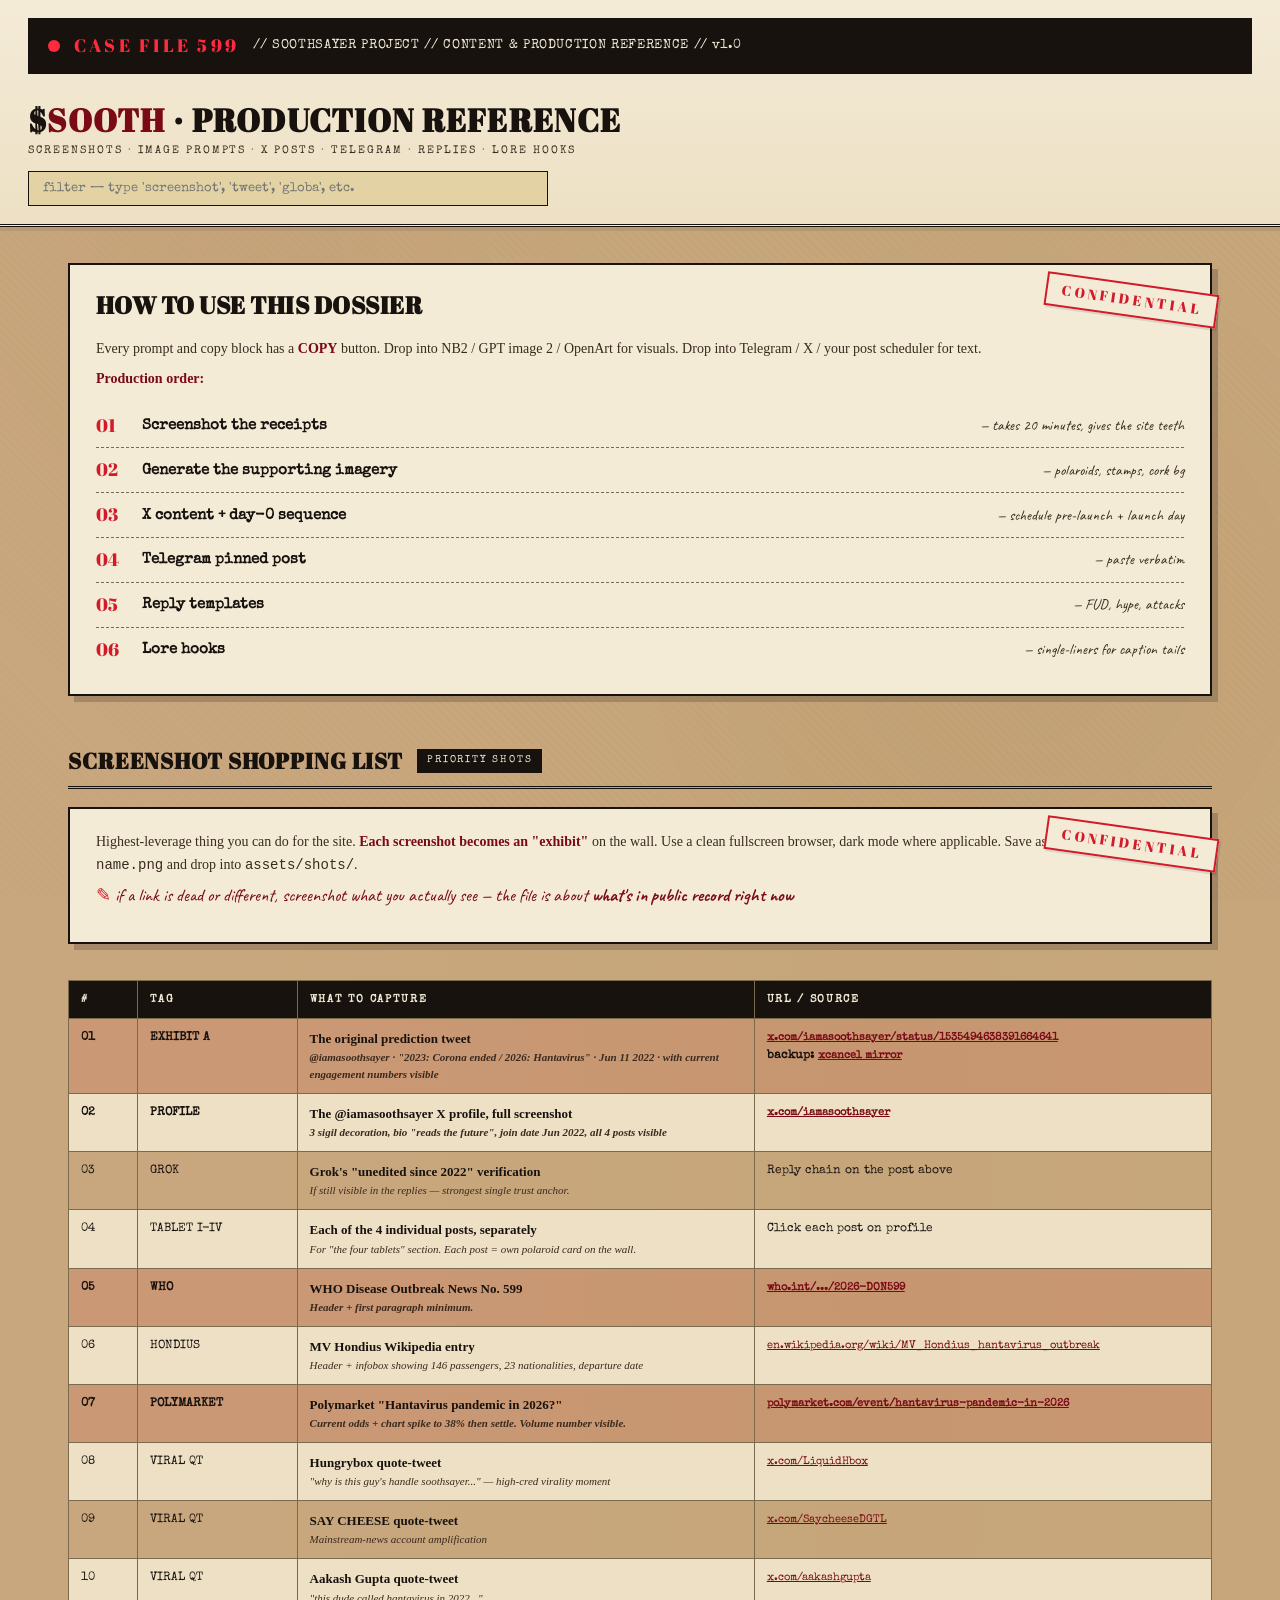
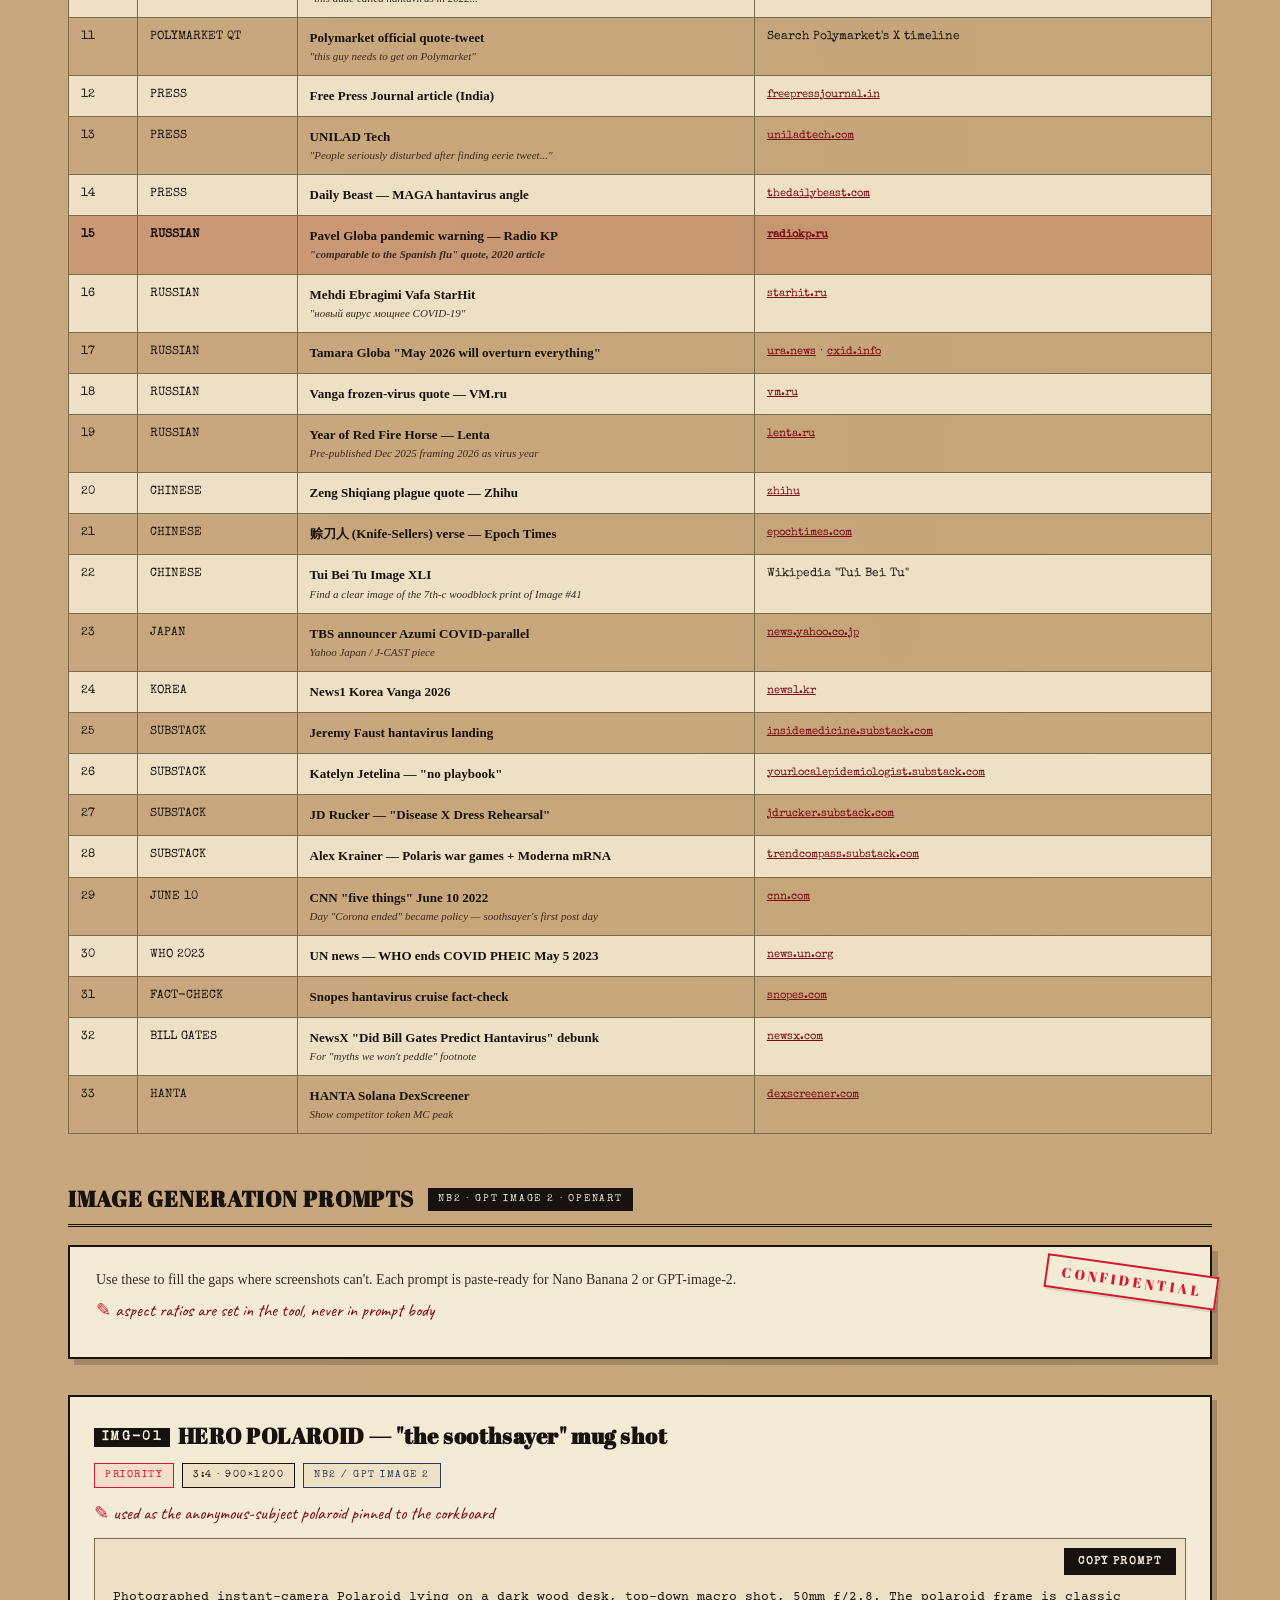
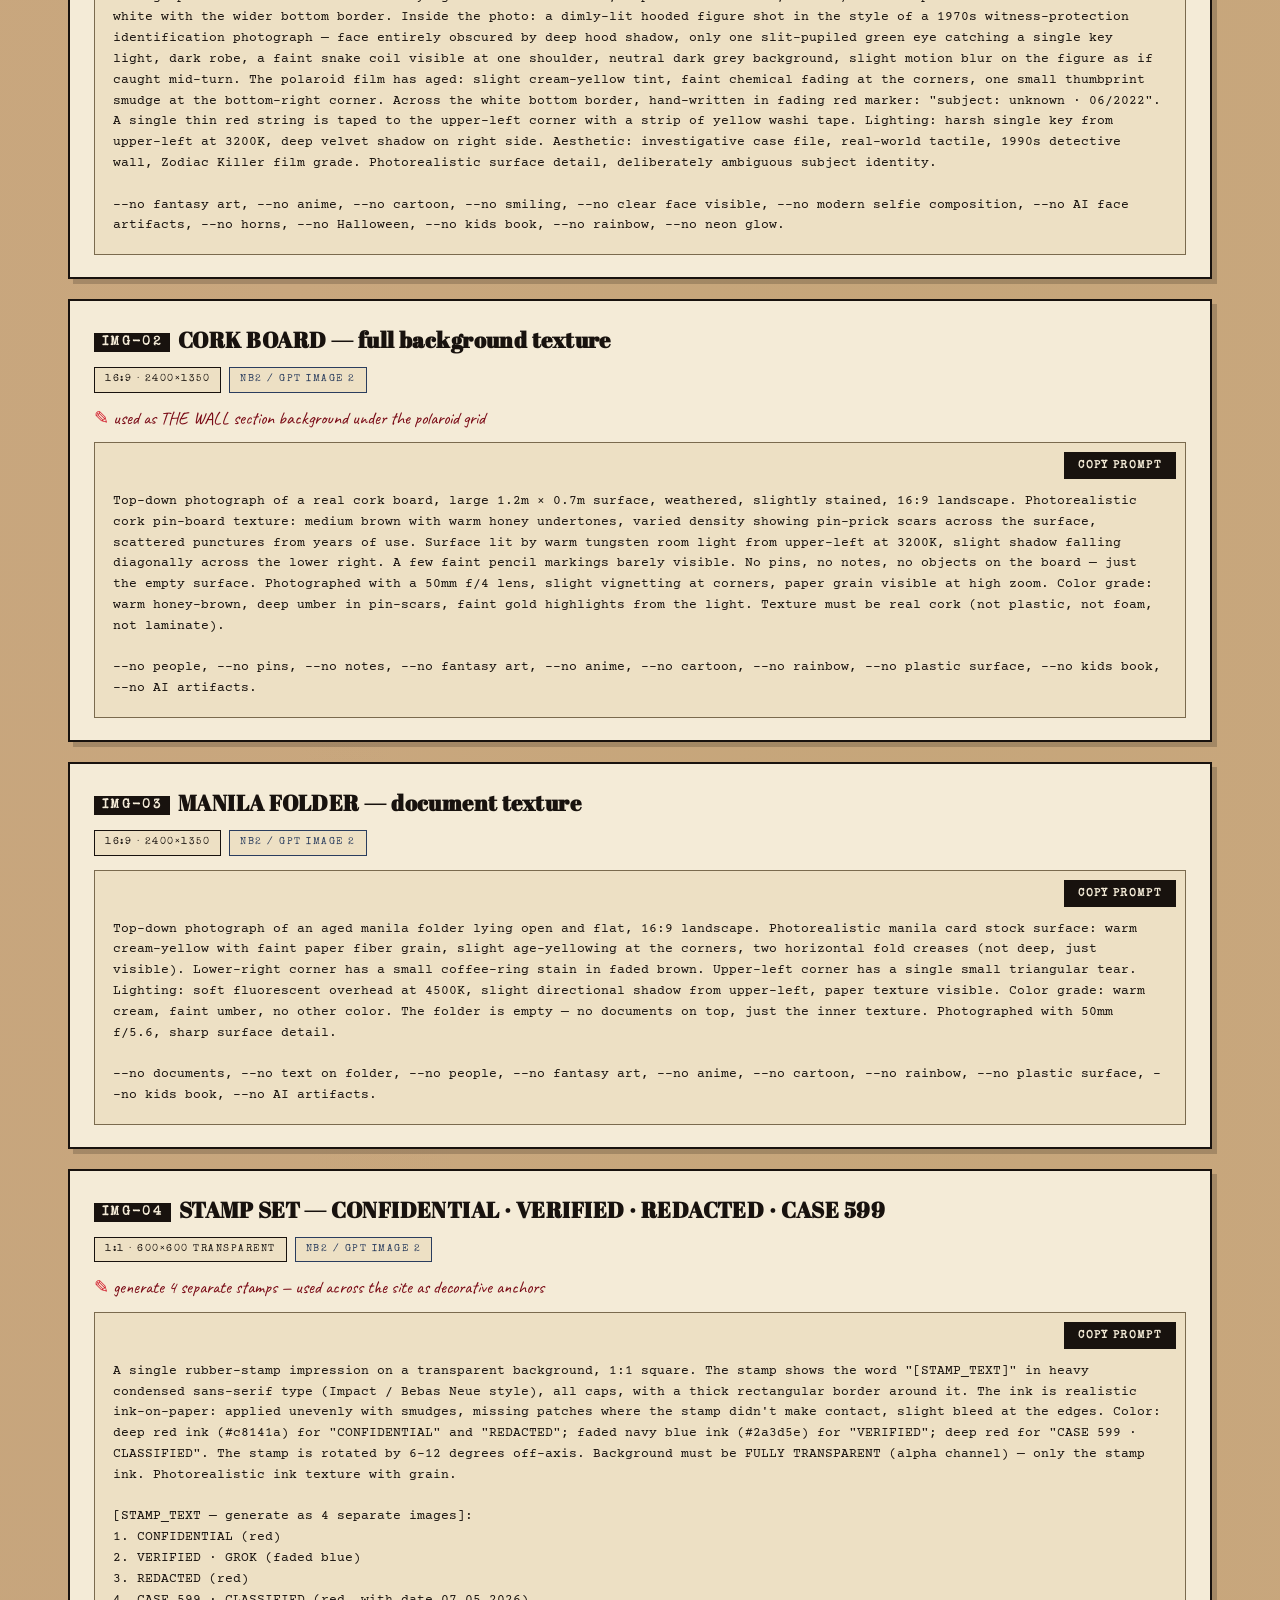
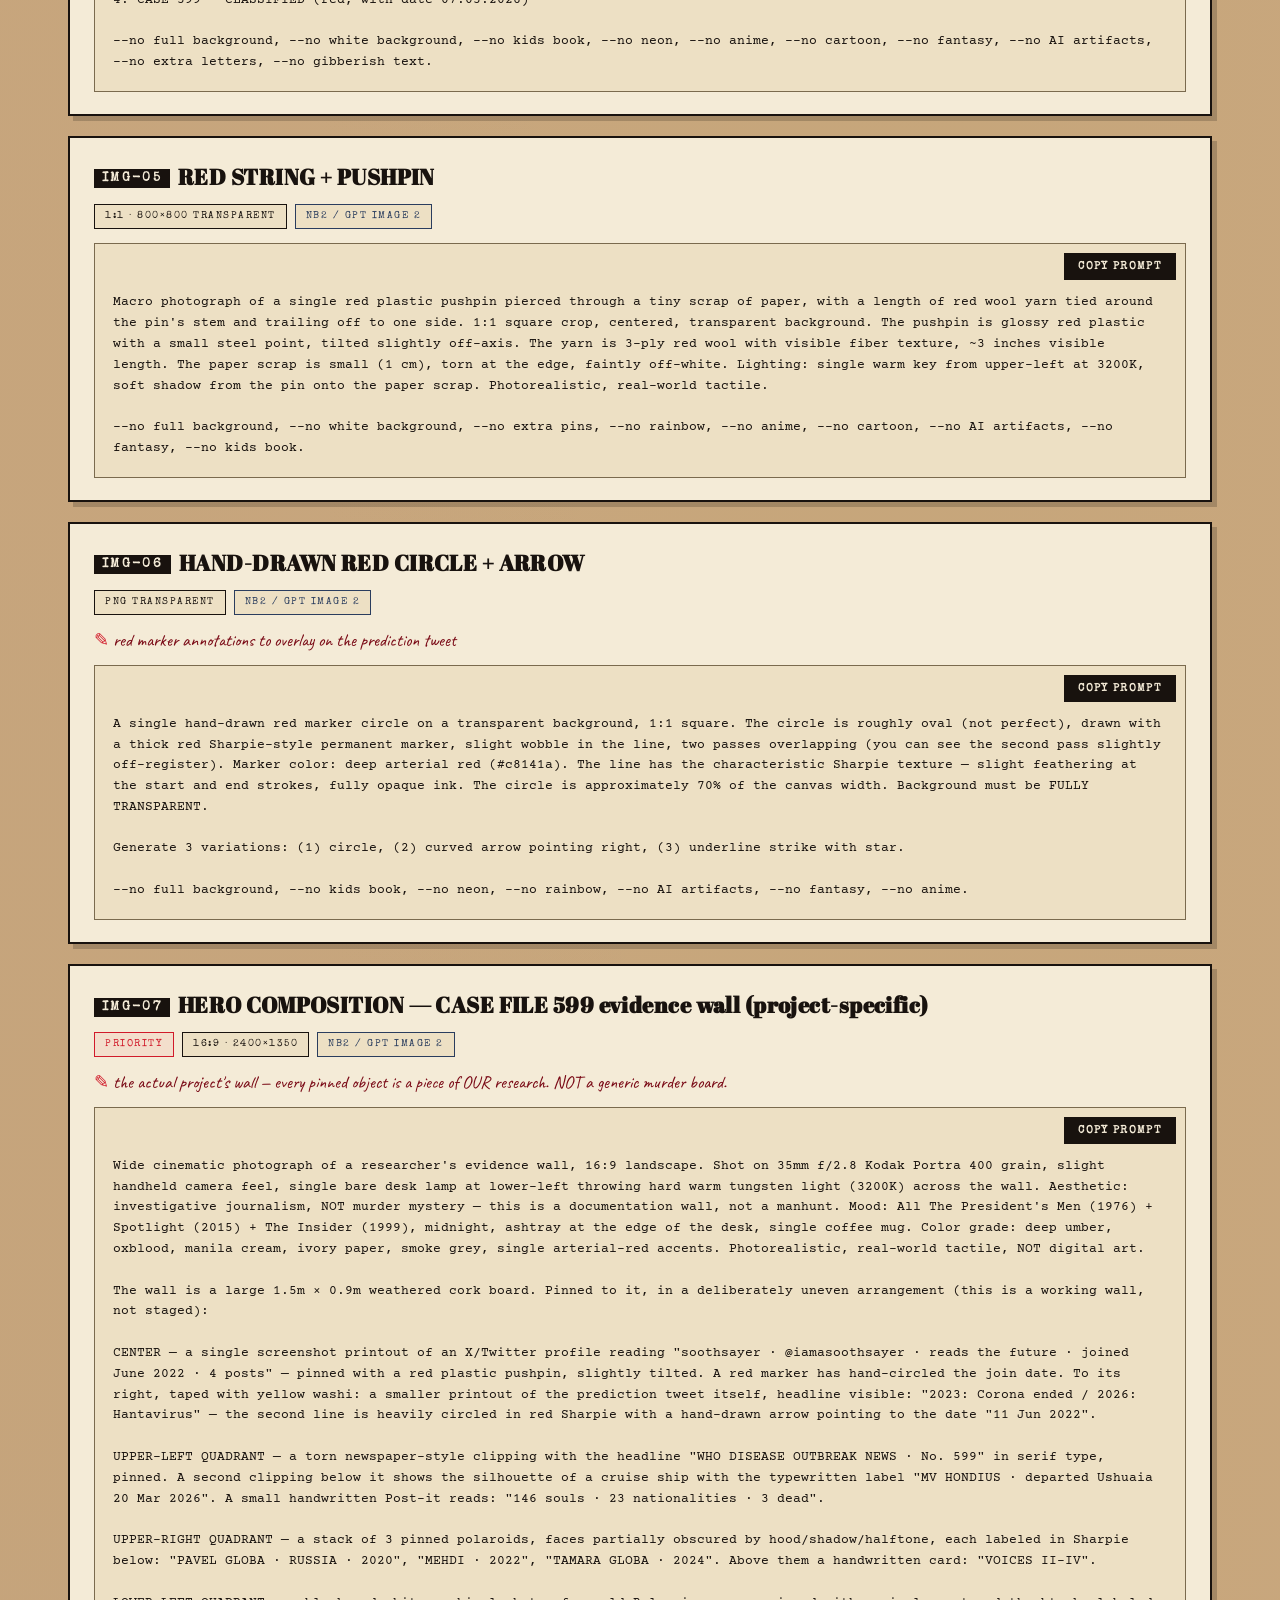
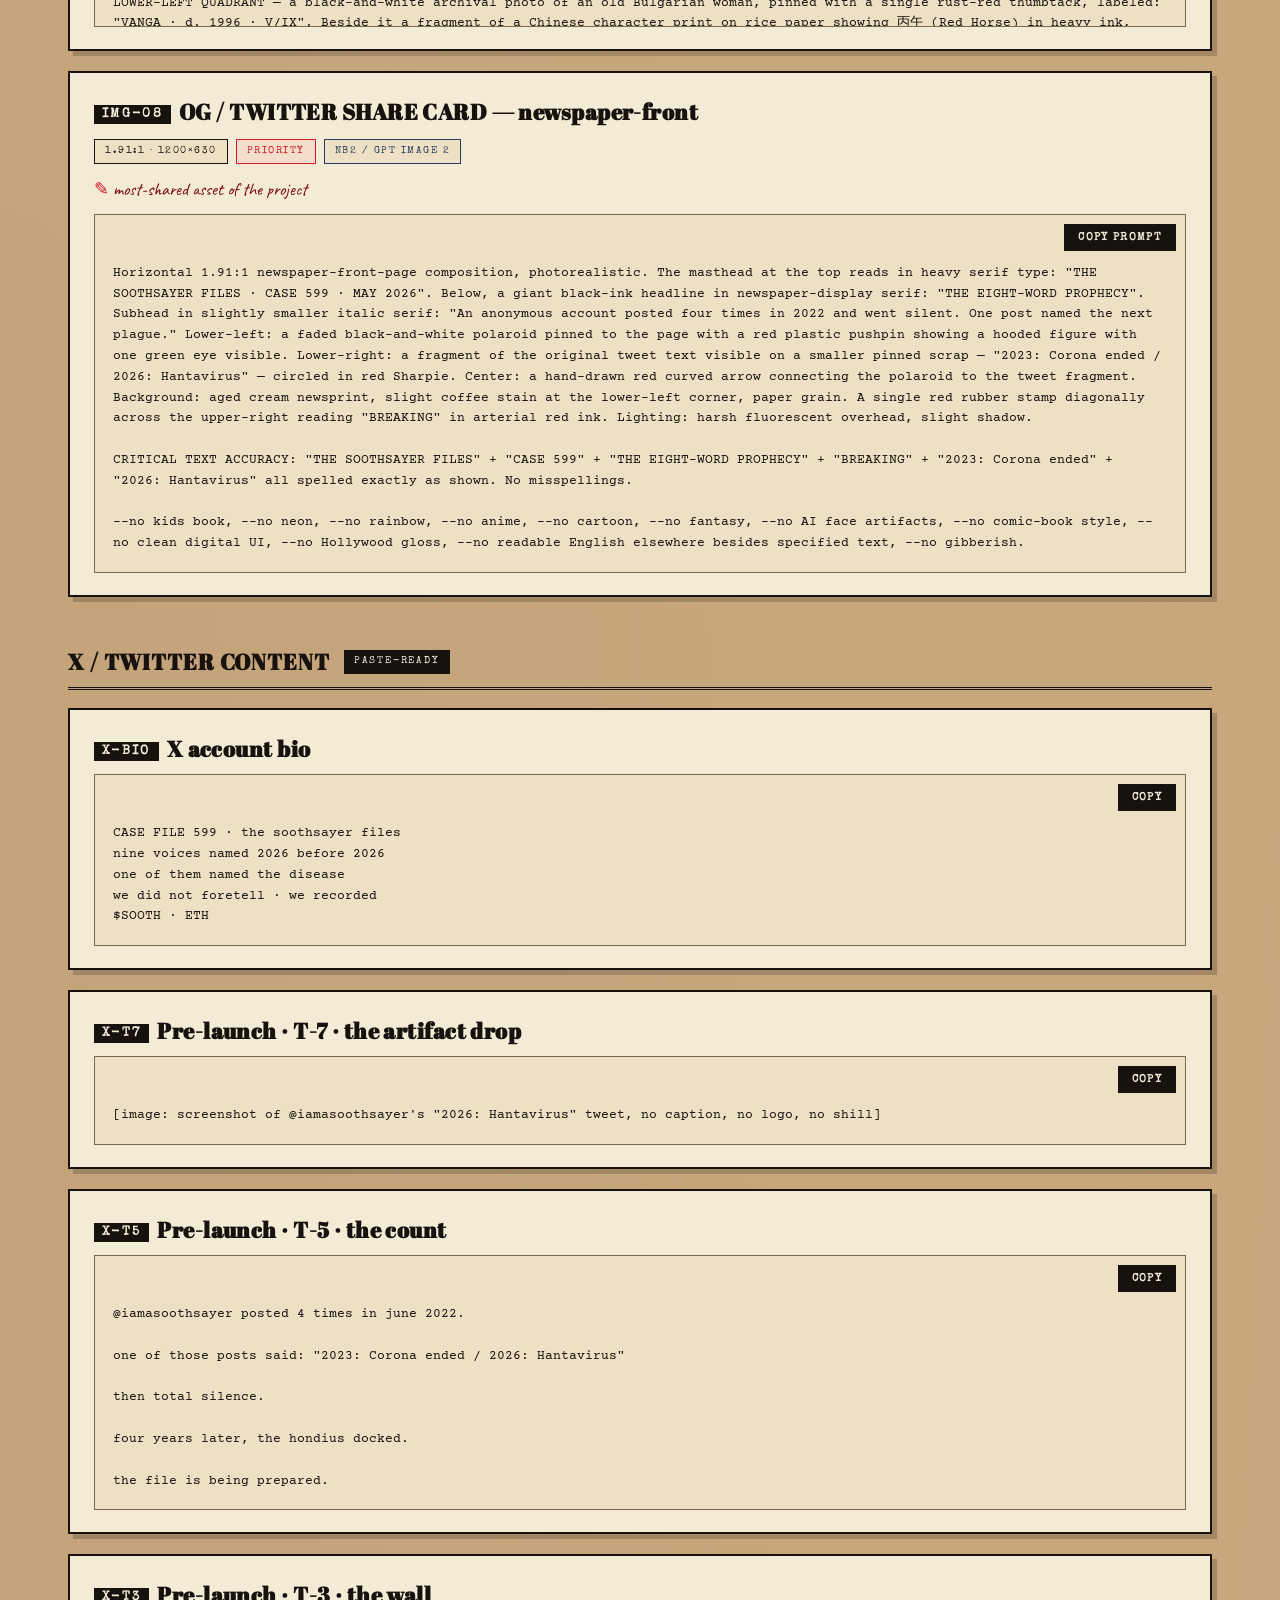
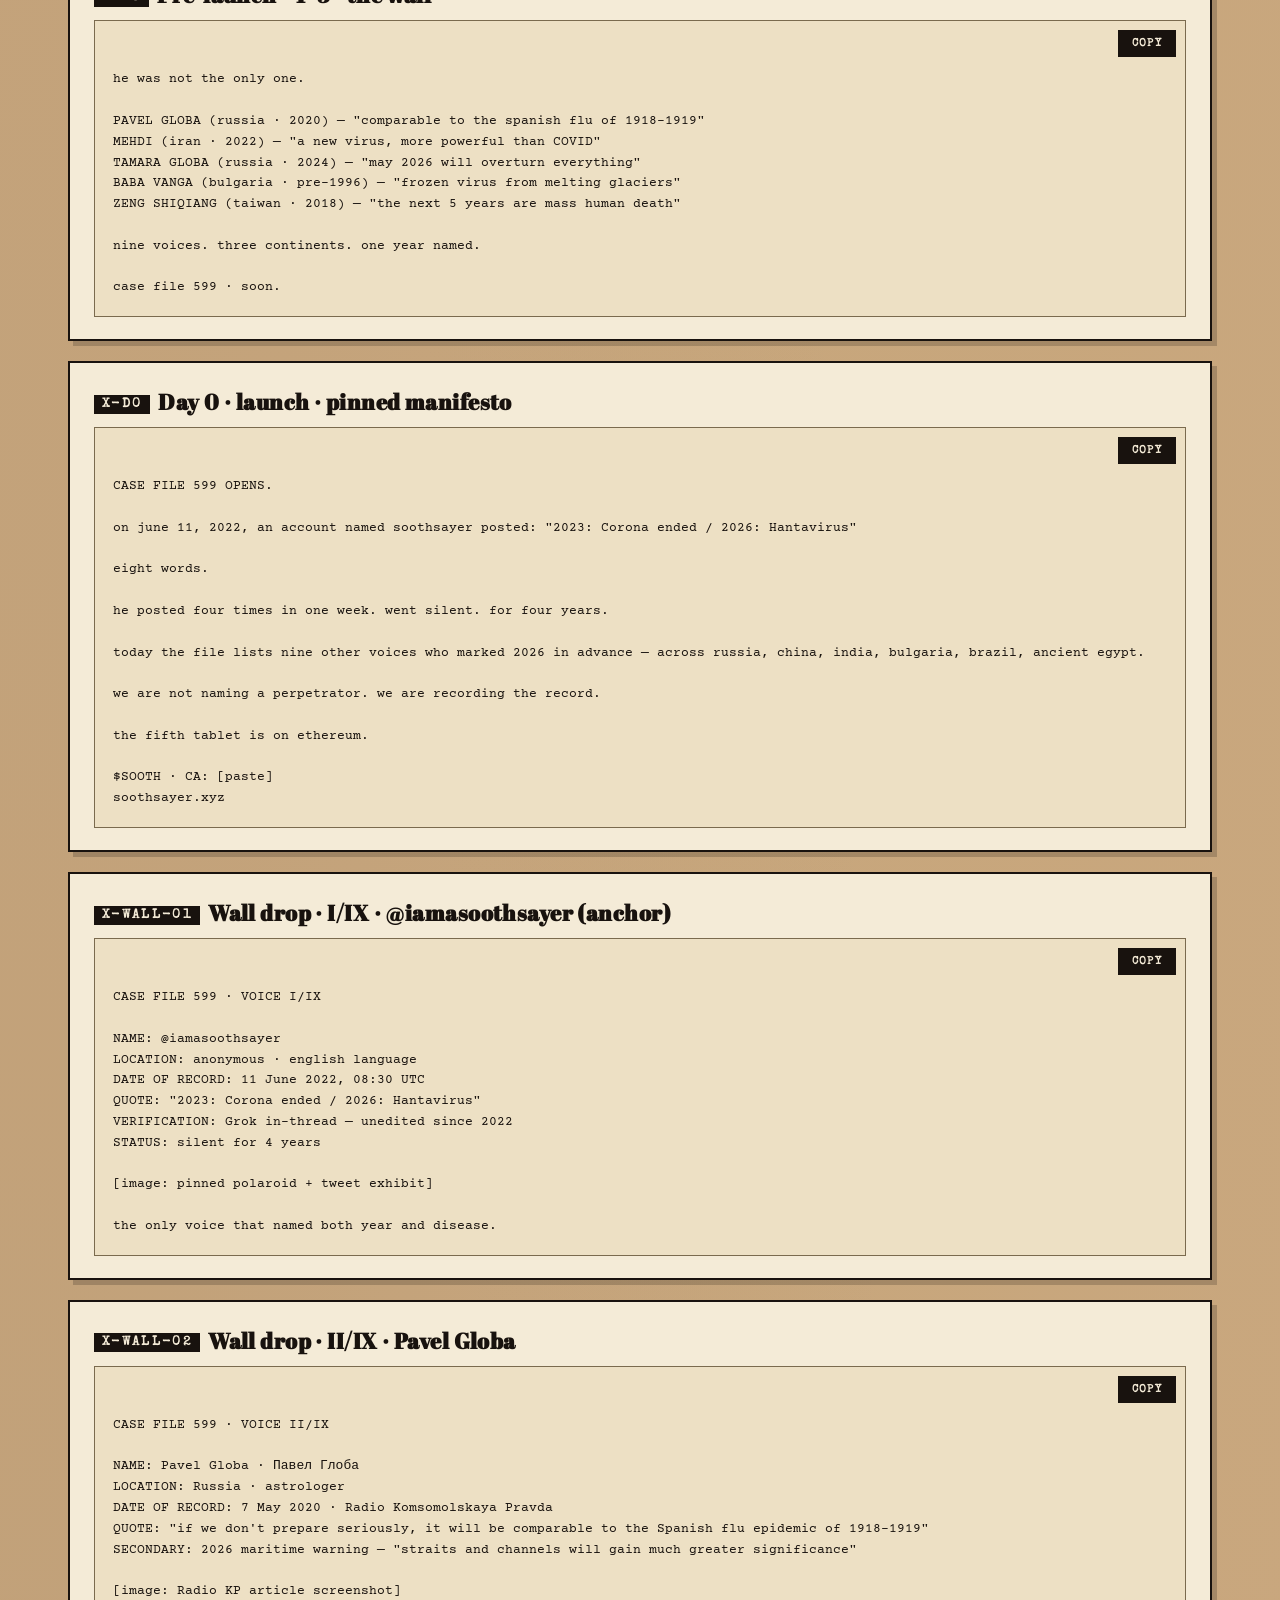
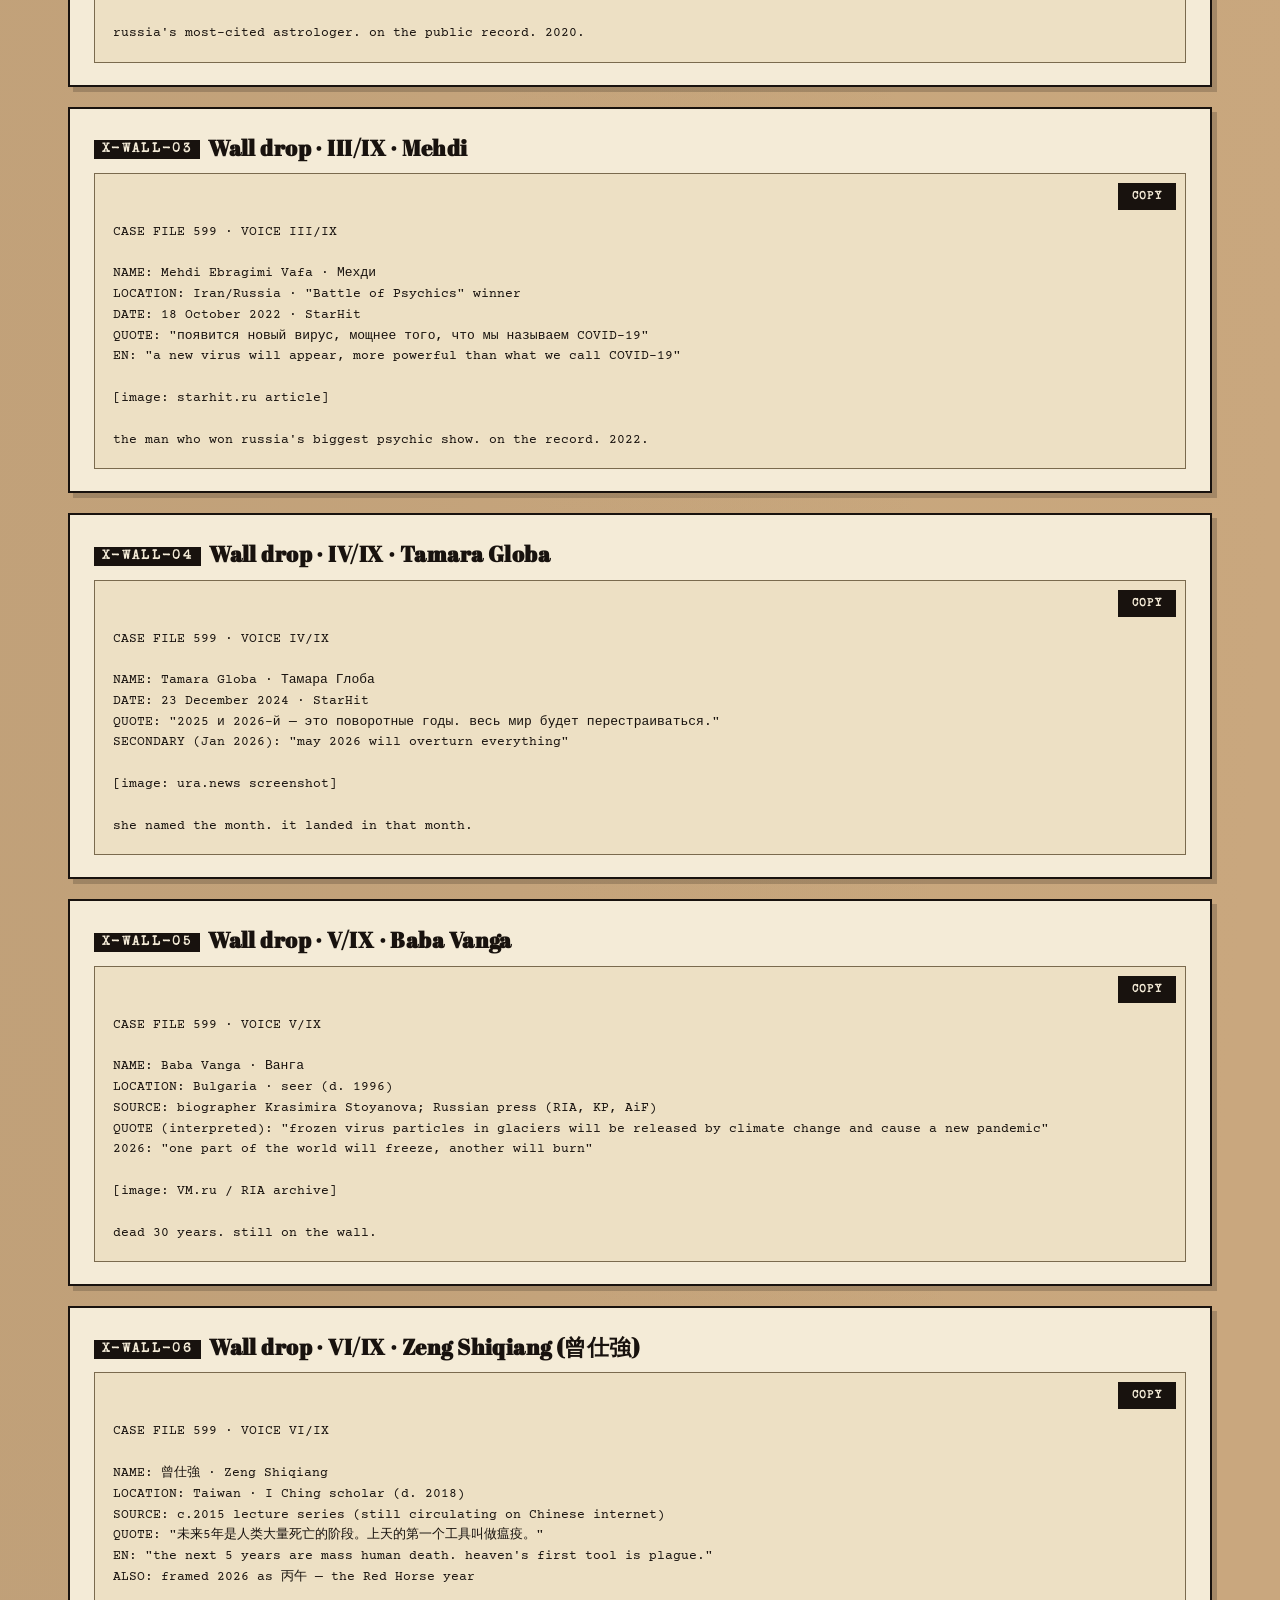
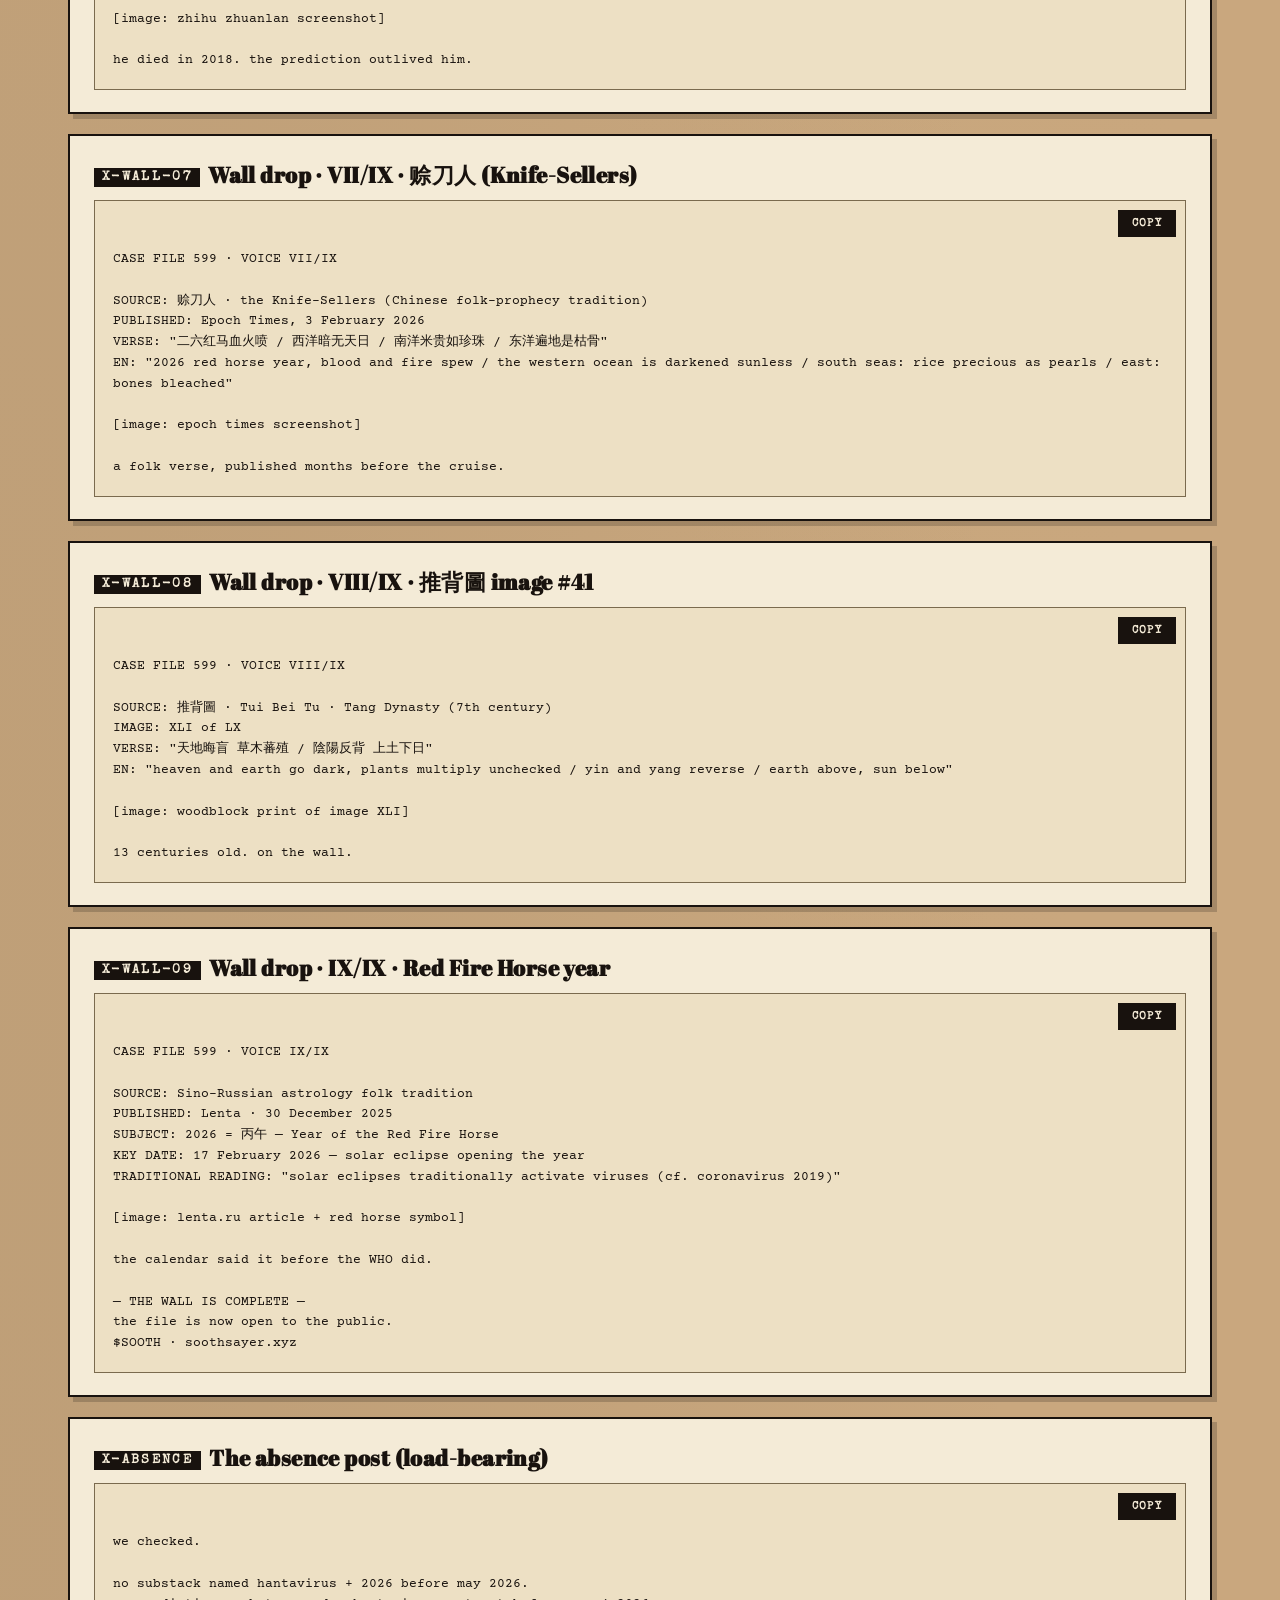
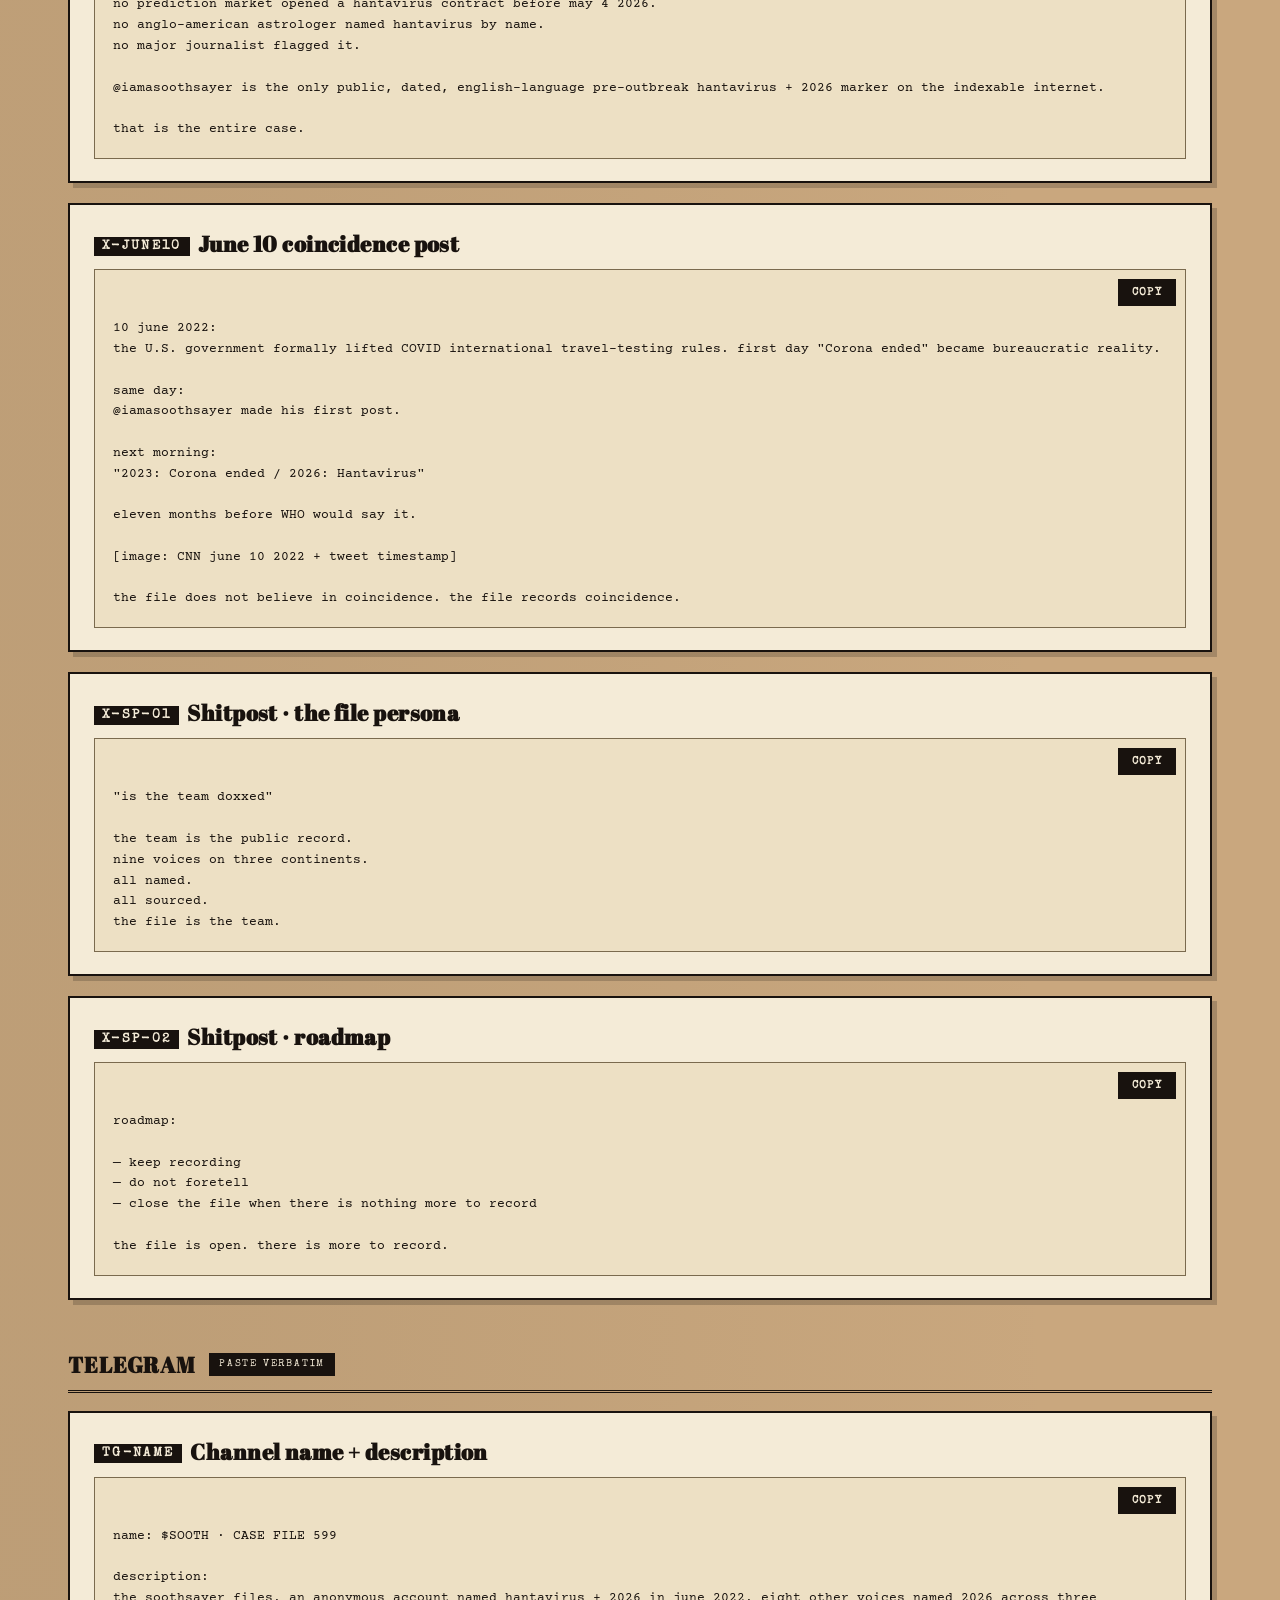
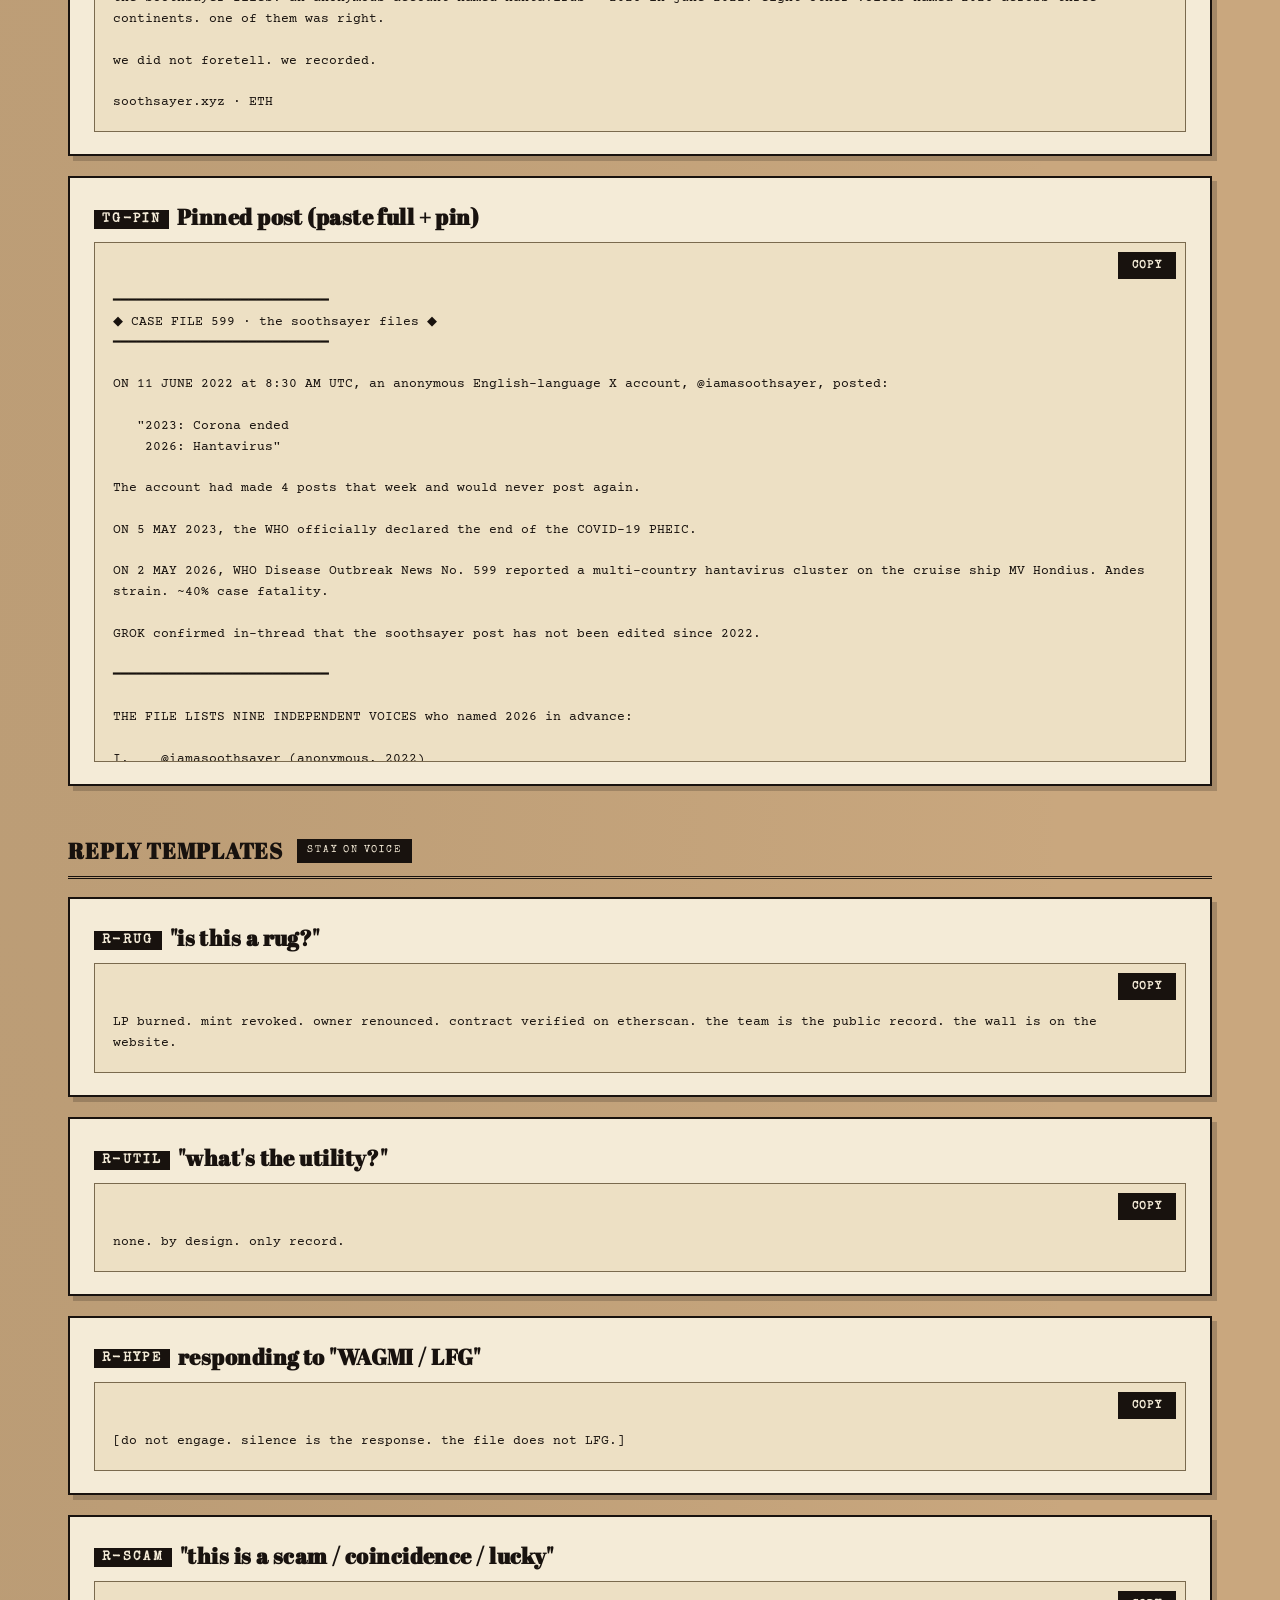
<file: dashboard.html>
<!doctype html>
<html lang="en">
<head>
<meta charset="utf-8" />
<meta name="viewport" content="width=device-width,initial-scale=1" />
<title>$SOOTH · CASE FILE 599 · production reference</title>
<link rel="preconnect" href="https://fonts.googleapis.com">
<link rel="preconnect" href="https://fonts.gstatic.com" crossorigin>
<link href="https://fonts.googleapis.com/css2?family=Abril+Fatface&family=Caveat:wght@500;700&family=Courier+Prime:wght@400;700&family=Old+Standard+TT:ital,wght@0,400;0,700;1,400&family=Permanent+Marker&family=Special+Elite&display=swap" rel="stylesheet">
<style>
:root{
  --paper:#f4ebd7;--paper-2:#ede0c4;--paper-3:#e3d3a4;
  --ink:#18120e;--ink-2:#3a2a1e;--line:#7a6a4e;--line-soft:#b8a06a;
  --red:#d11a2a;--red-deep:#7a0a16;--red-pulse:#ff2a3d;
  --blue:#2a3d5e;--yellow:#f8d34a;--green:#4a7d3a;
  --shadow:rgba(0,0,0,.18);
  --ff-news:'Old Standard TT','Times New Roman',serif;
  --ff-display:'Abril Fatface',Georgia,serif;
  --ff-mono:'Courier Prime','Courier New',monospace;
  --ff-marker:'Permanent Marker',cursive;
  --ff-hand:'Caveat',cursive;
  --ff-typewriter:'Special Elite','Courier Prime',monospace;
}
*{box-sizing:border-box;margin:0;padding:0}
html,body{
  background:radial-gradient(ellipse at 70% 0%,rgba(184,160,106,.25),transparent 50%),radial-gradient(ellipse at 0% 100%,rgba(122,106,78,.2),transparent 60%),#c9a77e;
  color:var(--ink);font-family:var(--ff-news);font-size:15px;line-height:1.55;min-height:100vh;
}
body::before{content:"";position:fixed;inset:0;pointer-events:none;z-index:1;background:repeating-linear-gradient(45deg,rgba(120,80,30,.02) 0 2px,transparent 2px 6px),radial-gradient(circle at 20% 30%,rgba(120,80,30,.04),transparent 30%),radial-gradient(circle at 80% 70%,rgba(120,80,30,.05),transparent 35%)}
a{color:var(--red-deep);text-decoration:underline}
a:hover{color:var(--red)}
header{position:sticky;top:0;z-index:10;background:linear-gradient(180deg,var(--paper),var(--paper-2));border-bottom:3px double var(--ink);padding:18px 28px;box-shadow:0 4px 0 rgba(0,0,0,.08)}
header h1{font-family:var(--ff-display);font-size:32px;letter-spacing:.04em;color:var(--ink);line-height:1}
header h1 b{color:var(--red-deep)}
header .sub{font-family:var(--ff-typewriter);font-size:11px;letter-spacing:.18em;color:var(--ink-2);margin-top:6px;text-transform:uppercase}
.search{margin-top:12px;width:100%;max-width:520px;background:var(--paper-3);border:1px solid var(--ink);color:var(--ink);padding:10px 14px;font-family:var(--ff-typewriter);font-size:13px;outline:none}
.search:focus{border-color:var(--red);box-shadow:0 0 0 1px var(--red)}
main{max-width:1200px;margin:0 auto;padding:36px 28px 80px;position:relative;z-index:2}
.breaking{display:flex;align-items:center;gap:14px;padding:12px 18px;margin-bottom:30px;background:var(--ink);color:var(--paper);border:2px solid var(--ink)}
.breaking .dot{width:12px;height:12px;border-radius:50%;background:var(--red-pulse);animation:pulse 1.4s ease-in-out infinite}
@keyframes pulse{0%,100%{transform:scale(1);box-shadow:0 0 0 rgba(255,42,61,0)}50%{transform:scale(1.3);box-shadow:0 0 12px rgba(255,42,61,.8)}}
.breaking .lbl{font-family:var(--ff-display);font-size:18px;letter-spacing:.18em;color:var(--red-pulse)}
.breaking .msg{font-family:var(--ff-typewriter);font-size:13px;letter-spacing:.05em}
.intro{background:var(--paper);border:2px solid var(--ink);padding:22px 26px;margin-bottom:36px;box-shadow:6px 6px 0 var(--shadow);position:relative}
.intro::before{content:"CONFIDENTIAL";position:absolute;top:18px;right:-8px;font-family:var(--ff-display);font-size:14px;letter-spacing:.22em;color:var(--red);background:var(--paper);padding:4px 14px;border:2px solid var(--red);transform:rotate(8deg);box-shadow:2px 2px 0 rgba(0,0,0,.1)}
.intro h2{font-family:var(--ff-display);font-size:24px;color:var(--ink);margin-bottom:14px;letter-spacing:.02em}
.intro p{margin-bottom:8px;color:var(--ink-2);font-size:14px;line-height:1.55}
.intro b{color:var(--red-deep)}
.intro .note{font-family:var(--ff-hand);font-size:18px;color:var(--red-deep);margin:8px 0 12px;line-height:1.3}
.intro .note::before{content:"✎ ";color:var(--red)}
.order{counter-reset:step;list-style:none;margin:14px 0 0}
.order li{counter-increment:step;display:flex;gap:14px;padding:8px 0;border-bottom:1px dashed var(--line);align-items:center}
.order li:last-child{border-bottom:0}
.order li::before{content:counter(step,decimal-leading-zero);color:var(--red);font-family:var(--ff-display);font-size:18px;min-width:32px}
.order a{color:var(--ink);font-weight:700;text-decoration:none;font-family:var(--ff-typewriter)}
.order a:hover{color:var(--red)}
.order .why{color:var(--ink-2);font-size:15px;margin-left:auto;font-family:var(--ff-hand)}
.phase{margin:48px 0 18px;display:flex;align-items:center;gap:14px;border-bottom:3px double var(--ink);padding-bottom:8px}
.phase h2{font-family:var(--ff-display);font-size:22px;letter-spacing:.04em;color:var(--ink);text-transform:uppercase}
.phase .badge{background:var(--ink);color:var(--paper);font-family:var(--ff-typewriter);font-size:10px;letter-spacing:.18em;padding:4px 10px;text-transform:uppercase}
.card{background:var(--paper);border:2px solid var(--ink);margin-bottom:20px;padding:22px 24px;box-shadow:5px 5px 0 var(--shadow);position:relative}
.card.hidden{display:none}
.card h3{font-family:var(--ff-display);font-size:22px;letter-spacing:.02em;color:var(--ink);margin:0 0 6px}
.card h3 .id{margin-right:8px;font-family:var(--ff-typewriter);font-size:13px;letter-spacing:.18em;background:var(--ink);color:var(--paper);padding:3px 8px;vertical-align:middle}
.card .meta{display:flex;flex-wrap:wrap;gap:8px;margin:10px 0 14px}
.chip{font-family:var(--ff-typewriter);font-size:10px;letter-spacing:.15em;text-transform:uppercase;padding:4px 10px;border:1px solid var(--ink);background:var(--paper-2);color:var(--ink)}
.chip.red{color:var(--red);border-color:var(--red);background:rgba(209,26,42,.06)}
.chip.blue{color:var(--blue);border-color:var(--blue)}
.chip.green{color:var(--green);border-color:var(--green)}
.note{font-family:var(--ff-hand);font-size:18px;color:var(--red-deep);margin:8px 0 12px;line-height:1.3}
.note::before{content:"✎ ";color:var(--red)}
.prompt-wrap{position:relative;margin-top:8px}
.prompt-wrap .copy{position:absolute;top:10px;right:10px;background:var(--ink);color:var(--paper);border:0;padding:8px 14px;font-family:var(--ff-typewriter);font-size:11px;font-weight:700;letter-spacing:.12em;cursor:pointer;z-index:2;transition:background .15s}
.prompt-wrap .copy:hover{background:var(--red)}
.prompt-wrap .copy.copied{background:var(--green);color:var(--paper)}
.prompt-wrap pre{margin:0;background:var(--paper-2);border:1px solid var(--line);padding:48px 18px 18px;color:var(--ink);font-family:var(--ff-mono);font-size:13px;line-height:1.6;white-space:pre-wrap;word-break:break-word;overflow-x:auto;max-height:520px;overflow-y:auto}
.prompt-wrap pre.short{max-height:none}
.label{font-family:var(--ff-typewriter);font-size:11px;letter-spacing:.2em;color:var(--red-deep);margin:18px 0 6px;text-transform:uppercase;border-bottom:1px solid var(--red-deep);padding-bottom:3px;display:inline-block}
.shot-table{width:100%;border-collapse:collapse;margin:14px 0;font-family:var(--ff-typewriter)}
.shot-table th,.shot-table td{padding:10px 12px;border:1px solid var(--line);text-align:left;font-size:12px;vertical-align:top}
.shot-table th{background:var(--ink);color:var(--paper);font-size:11px;letter-spacing:.15em;text-transform:uppercase}
.shot-table tr:nth-child(even){background:var(--paper-2)}
.shot-table .priority-high{background:rgba(209,26,42,.1);font-weight:700}
.shot-table a{font-size:11px;word-break:break-all}
.shot-table .what{font-family:var(--ff-news);font-size:13px;color:var(--ink)}
.shot-table .why{color:var(--ink-2);font-size:11px;font-style:italic}
footer{margin:60px 0 0;padding:30px 28px;border-top:3px double var(--ink);color:var(--ink-2);font-size:11px;text-align:center;font-family:var(--ff-typewriter);letter-spacing:.15em}
footer .mantra{font-family:var(--ff-display);font-size:18px;color:var(--red-deep);margin-bottom:8px;letter-spacing:.04em;font-style:italic}
</style>
</head>
<body>
<header>
  <div class="breaking">
    <div class="dot"></div>
    <span class="lbl">CASE FILE 599</span>
    <span class="msg">// SOOTHSAYER PROJECT // CONTENT &amp; PRODUCTION REFERENCE // v1.0</span>
  </div>
  <h1>$<b>SOOTH</b> · PRODUCTION REFERENCE</h1>
  <div class="sub">screenshots · image prompts · x posts · telegram · replies · lore hooks</div>
  <input type="search" class="search" id="search" placeholder="filter — type 'screenshot', 'tweet', 'globa', etc." />
</header>
<main>
<section class="intro">
  <h2>HOW TO USE THIS DOSSIER</h2>
  <p>Every prompt and copy block has a <b>COPY</b> button. Drop into NB2 / GPT image 2 / OpenArt for visuals. Drop into Telegram / X / your post scheduler for text.</p>
  <p><b>Production order:</b></p>
  <ol class="order">
    <li><a href="#shots">Screenshot the receipts</a><span class="why">— takes 20 minutes, gives the site teeth</span></li>
    <li><a href="#imagery">Generate the supporting imagery</a><span class="why">— polaroids, stamps, cork bg</span></li>
    <li><a href="#x">X content + day-0 sequence</a><span class="why">— schedule pre-launch + launch day</span></li>
    <li><a href="#telegram">Telegram pinned post</a><span class="why">— paste verbatim</span></li>
    <li><a href="#replies">Reply templates</a><span class="why">— FUD, hype, attacks</span></li>
    <li><a href="#hooks">Lore hooks</a><span class="why">— single-liners for caption tails</span></li>
  </ol>
</section>

<div class="phase" id="shots"><h2>SCREENSHOT SHOPPING LIST</h2><span class="badge">priority shots</span></div>
<section class="intro">
  <p>Highest-leverage thing you can do for the site. <b>Each screenshot becomes an "exhibit"</b> on the wall. Use a clean fullscreen browser, dark mode where applicable. Save as <code>shot-NN-name.png</code> and drop into <code>assets/shots/</code>.</p>
  <p class="note">if a link is dead or different, screenshot what you actually see — the file is about <b>what's in public record right now</b></p>
</section>

<table class="shot-table">
<thead><tr><th width="6%">#</th><th width="14%">Tag</th><th width="40%">What to capture</th><th width="40%">URL / source</th></tr></thead>
<tbody>
<tr class="priority-high"><td>01</td><td>EXHIBIT A</td><td class="what"><b>The original prediction tweet</b><div class="why">@iamasoothsayer · "2023: Corona ended / 2026: Hantavirus" · Jun 11 2022 · with current engagement numbers visible</div></td><td><a href="https://x.com/iamasoothsayer/status/1535494638391664641" target="_blank">x.com/iamasoothsayer/status/1535494638391664641</a><br/>backup: <a href="https://xcancel.com/iamasoothsayer/status/1535494638391664641" target="_blank">xcancel mirror</a></td></tr>
<tr class="priority-high"><td>02</td><td>PROFILE</td><td class="what"><b>The @iamasoothsayer X profile, full screenshot</b><div class="why">3 sigil decoration, bio "reads the future", join date Jun 2022, all 4 posts visible</div></td><td><a href="https://x.com/iamasoothsayer" target="_blank">x.com/iamasoothsayer</a></td></tr>
<tr><td>03</td><td>GROK</td><td class="what"><b>Grok's "unedited since 2022" verification</b><div class="why">If still visible in the replies — strongest single trust anchor.</div></td><td>Reply chain on the post above</td></tr>
<tr><td>04</td><td>TABLET I-IV</td><td class="what"><b>Each of the 4 individual posts, separately</b><div class="why">For "the four tablets" section. Each post = own polaroid card on the wall.</div></td><td>Click each post on profile</td></tr>
<tr class="priority-high"><td>05</td><td>WHO</td><td class="what"><b>WHO Disease Outbreak News No. 599</b><div class="why">Header + first paragraph minimum.</div></td><td><a href="https://www.who.int/emergencies/disease-outbreak-news/item/2026-DON599" target="_blank">who.int/.../2026-DON599</a></td></tr>
<tr><td>06</td><td>HONDIUS</td><td class="what"><b>MV Hondius Wikipedia entry</b><div class="why">Header + infobox showing 146 passengers, 23 nationalities, departure date</div></td><td><a href="https://en.wikipedia.org/wiki/MV_Hondius_hantavirus_outbreak" target="_blank">en.wikipedia.org/wiki/MV_Hondius_hantavirus_outbreak</a></td></tr>
<tr class="priority-high"><td>07</td><td>POLYMARKET</td><td class="what"><b>Polymarket "Hantavirus pandemic in 2026?"</b><div class="why">Current odds + chart spike to 38% then settle. Volume number visible.</div></td><td><a href="https://polymarket.com/event/hantavirus-pandemic-in-2026" target="_blank">polymarket.com/event/hantavirus-pandemic-in-2026</a></td></tr>
<tr><td>08</td><td>VIRAL QT</td><td class="what"><b>Hungrybox quote-tweet</b><div class="why">"why is this guy's handle soothsayer..." — high-cred virality moment</div></td><td><a href="https://x.com/LiquidHbox/status/2052249115950461223" target="_blank">x.com/LiquidHbox</a></td></tr>
<tr><td>09</td><td>VIRAL QT</td><td class="what"><b>SAY CHEESE quote-tweet</b><div class="why">Mainstream-news account amplification</div></td><td><a href="https://x.com/SaycheeseDGTL/status/2052253491293253828" target="_blank">x.com/SaycheeseDGTL</a></td></tr>
<tr><td>10</td><td>VIRAL QT</td><td class="what"><b>Aakash Gupta quote-tweet</b><div class="why">"this dude called hantavirus in 2022..."</div></td><td><a href="https://x.com/aakashgupta/status/2052290346907001294" target="_blank">x.com/aakashgupta</a></td></tr>
<tr><td>11</td><td>POLYMARKET QT</td><td class="what"><b>Polymarket official quote-tweet</b><div class="why">"this guy needs to get on Polymarket"</div></td><td>Search Polymarket's X timeline</td></tr>
<tr><td>12</td><td>PRESS</td><td class="what"><b>Free Press Journal article (India)</b></td><td><a href="https://www.freepressjournal.in/viral/hantavirus-prediction-tweet-from-2022-goes-viral-after-outbreak-linked-to-cruise-ship-prophecy-or-coincidence" target="_blank">freepressjournal.in</a></td></tr>
<tr><td>13</td><td>PRESS</td><td class="what"><b>UNILAD Tech</b><div class="why">"People seriously disturbed after finding eerie tweet..."</div></td><td><a href="https://www.uniladtech.com/social-media/hantavirus-outbreak-2026-tweet-predict-2022-127912-20260507" target="_blank">uniladtech.com</a></td></tr>
<tr><td>14</td><td>PRESS</td><td class="what"><b>Daily Beast — MAGA hantavirus angle</b></td><td><a href="https://www.thedailybeast.com/maga-melts-down-with-rat-virus-conspiracies/" target="_blank">thedailybeast.com</a></td></tr>
<tr class="priority-high"><td>15</td><td>RUSSIAN</td><td class="what"><b>Pavel Globa pandemic warning — Radio KP</b><div class="why">"comparable to the Spanish flu" quote, 2020 article</div></td><td><a href="https://radiokp.ru/eto-budet-cherez-dva-tri-goda-globa-predrek-vozvraschenie-pandemii_nid20548_au1914au" target="_blank">radiokp.ru</a></td></tr>
<tr><td>16</td><td>RUSSIAN</td><td class="what"><b>Mehdi Ebragimi Vafa StarHit</b><div class="why">"новый вирус мощнее COVID-19"</div></td><td><a href="https://www.starhit.ru/novosti/virus-moschnee-kovida-i-voda-po-tsene-nefti-mehdi-ebragimi-vafa-o-sudbe-mira-v-blijayshie-10-let-283206/" target="_blank">starhit.ru</a></td></tr>
<tr><td>17</td><td>RUSSIAN</td><td class="what"><b>Tamara Globa "May 2026 will overturn everything"</b></td><td><a href="https://ura.news/news/1053090694" target="_blank">ura.news</a> · <a href="https://cxid.info/199137.html" target="_blank">cxid.info</a></td></tr>
<tr><td>18</td><td>RUSSIAN</td><td class="what"><b>Vanga frozen-virus quote — VM.ru</b></td><td><a href="https://vm.ru/society/1005212-vanga-preduprezhdala-uchenye-rasskazali-ob-opasnyh-virusah-kotorye-mogut-ozhit-iz-za-tayaniya-lednikov" target="_blank">vm.ru</a></td></tr>
<tr><td>19</td><td>RUSSIAN</td><td class="what"><b>Year of Red Fire Horse — Lenta</b><div class="why">Pre-published Dec 2025 framing 2026 as virus year</div></td><td><a href="https://lenta.ru/articles/2025/12/30/god-krasnoy-ognennoy-loshadi-2026/" target="_blank">lenta.ru</a></td></tr>
<tr><td>20</td><td>CHINESE</td><td class="what"><b>Zeng Shiqiang plague quote — Zhihu</b></td><td><a href="https://zhuanlan.zhihu.com/p/1986752336928991055" target="_blank">zhihu</a></td></tr>
<tr><td>21</td><td>CHINESE</td><td class="what"><b>赊刀人 (Knife-Sellers) verse — Epoch Times</b></td><td><a href="https://www.epochtimes.com/gb/26/2/3/n14689921.htm" target="_blank">epochtimes.com</a></td></tr>
<tr><td>22</td><td>CHINESE</td><td class="what"><b>Tui Bei Tu Image XLI</b><div class="why">Find a clear image of the 7th-c woodblock print of Image #41</div></td><td>Wikipedia "Tui Bei Tu"</td></tr>
<tr><td>23</td><td>JAPAN</td><td class="what"><b>TBS announcer Azumi COVID-parallel</b><div class="why">Yahoo Japan / J-CAST piece</div></td><td><a href="https://news.yahoo.co.jp/articles/9f3a5ccd57398b21e933800615c3a3b8c5e8197d" target="_blank">news.yahoo.co.jp</a></td></tr>
<tr><td>24</td><td>KOREA</td><td class="what"><b>News1 Korea Vanga 2026</b></td><td><a href="https://www.news1.kr/world/europe/6021143" target="_blank">news1.kr</a></td></tr>
<tr><td>25</td><td>SUBSTACK</td><td class="what"><b>Jeremy Faust hantavirus landing</b></td><td><a href="https://insidemedicine.substack.com/p/hantavirus-landing-page" target="_blank">insidemedicine.substack.com</a></td></tr>
<tr><td>26</td><td>SUBSTACK</td><td class="what"><b>Katelyn Jetelina — "no playbook"</b></td><td><a href="https://yourlocalepidemiologist.substack.com/p/hantavirus-situation-update-and-getting" target="_blank">yourlocalepidemiologist.substack.com</a></td></tr>
<tr><td>27</td><td>SUBSTACK</td><td class="what"><b>JD Rucker — "Disease X Dress Rehearsal"</b></td><td><a href="https://jdrucker.substack.com/p/the-hantavirus-cruise-and-the-disease" target="_blank">jdrucker.substack.com</a></td></tr>
<tr><td>28</td><td>SUBSTACK</td><td class="what"><b>Alex Krainer — Polaris war games + Moderna mRNA</b></td><td><a href="https://trendcompass.substack.com/p/hantavirus-scare-ramps-up" target="_blank">trendcompass.substack.com</a></td></tr>
<tr><td>29</td><td>JUNE 10</td><td class="what"><b>CNN "five things" June 10 2022</b><div class="why">Day "Corona ended" became policy — soothsayer's first post day</div></td><td><a href="https://www.cnn.com/2022/06/10/us/five-things-june-10-trnd" target="_blank">cnn.com</a></td></tr>
<tr><td>30</td><td>WHO 2023</td><td class="what"><b>UN news — WHO ends COVID PHEIC May 5 2023</b></td><td><a href="https://news.un.org/en/story/2023/05/1136367" target="_blank">news.un.org</a></td></tr>
<tr><td>31</td><td>FACT-CHECK</td><td class="what"><b>Snopes hantavirus cruise fact-check</b></td><td><a href="https://www.snopes.com/fact-check/cruise-ship-hantavirus-rare/" target="_blank">snopes.com</a></td></tr>
<tr><td>32</td><td>BILL GATES</td><td class="what"><b>NewsX "Did Bill Gates Predict Hantavirus" debunk</b><div class="why">For "myths we won't peddle" footnote</div></td><td><a href="https://www.newsx.com/world/hantavirus-updates-did-bill-gates-predict-hantavirus-next-pandemic-could-be-more-severe-claim-goes-viral-watch-215069/" target="_blank">newsx.com</a></td></tr>
<tr><td>33</td><td>HANTA</td><td class="what"><b>HANTA Solana DexScreener</b><div class="why">Show competitor token MC peak</div></td><td><a href="https://dexscreener.com/solana/bcrckcnoqdrcpfbpfuahp61bnxtnnmbcxndfrko5d3dr" target="_blank">dexscreener.com</a></td></tr>
</tbody>
</table>

<div class="phase" id="imagery"><h2>IMAGE GENERATION PROMPTS</h2><span class="badge">NB2 · GPT image 2 · OpenArt</span></div>
<section class="intro">
  <p>Use these to fill the gaps where screenshots can't. Each prompt is paste-ready for Nano Banana 2 or GPT-image-2.</p>
  <p class="note">aspect ratios are set in the tool, never in prompt body</p>
</section>

<article class="card" data-tags="hero polaroid soothsayer mug">
<h3><span class="id">IMG-01</span>HERO POLAROID — "the soothsayer" mug shot</h3>
<div class="meta"><span class="chip red">PRIORITY</span><span class="chip">3:4 · 900×1200</span><span class="chip blue">NB2 / GPT image 2</span></div>
<p class="note">used as the anonymous-subject polaroid pinned to the corkboard</p>
<div class="prompt-wrap"><button class="copy">COPY PROMPT</button>
<pre class="prompt-text">Photographed instant-camera Polaroid lying on a dark wood desk, top-down macro shot, 50mm f/2.8. The polaroid frame is classic white with the wider bottom border. Inside the photo: a dimly-lit hooded figure shot in the style of a 1970s witness-protection identification photograph — face entirely obscured by deep hood shadow, only one slit-pupiled green eye catching a single key light, dark robe, a faint snake coil visible at one shoulder, neutral dark grey background, slight motion blur on the figure as if caught mid-turn. The polaroid film has aged: slight cream-yellow tint, faint chemical fading at the corners, one small thumbprint smudge at the bottom-right corner. Across the white bottom border, hand-written in fading red marker: "subject: unknown · 06/2022". A single thin red string is taped to the upper-left corner with a strip of yellow washi tape. Lighting: harsh single key from upper-left at 3200K, deep velvet shadow on right side. Aesthetic: investigative case file, real-world tactile, 1990s detective wall, Zodiac Killer film grade. Photorealistic surface detail, deliberately ambiguous subject identity.

--no fantasy art, --no anime, --no cartoon, --no smiling, --no clear face visible, --no modern selfie composition, --no AI face artifacts, --no horns, --no Halloween, --no kids book, --no rainbow, --no neon glow.</pre></div>
</article>

<article class="card" data-tags="cork board background">
<h3><span class="id">IMG-02</span>CORK BOARD — full background texture</h3>
<div class="meta"><span class="chip">16:9 · 2400×1350</span><span class="chip blue">NB2 / GPT image 2</span></div>
<p class="note">used as THE WALL section background under the polaroid grid</p>
<div class="prompt-wrap"><button class="copy">COPY PROMPT</button>
<pre class="prompt-text">Top-down photograph of a real cork board, large 1.2m × 0.7m surface, weathered, slightly stained, 16:9 landscape. Photorealistic cork pin-board texture: medium brown with warm honey undertones, varied density showing pin-prick scars across the surface, scattered punctures from years of use. Surface lit by warm tungsten room light from upper-left at 3200K, slight shadow falling diagonally across the lower right. A few faint pencil markings barely visible. No pins, no notes, no objects on the board — just the empty surface. Photographed with a 50mm f/4 lens, slight vignetting at corners, paper grain visible at high zoom. Color grade: warm honey-brown, deep umber in pin-scars, faint gold highlights from the light. Texture must be real cork (not plastic, not foam, not laminate).

--no people, --no pins, --no notes, --no fantasy art, --no anime, --no cartoon, --no rainbow, --no plastic surface, --no kids book, --no AI artifacts.</pre></div>
</article>

<article class="card" data-tags="manila folder document">
<h3><span class="id">IMG-03</span>MANILA FOLDER — document texture</h3>
<div class="meta"><span class="chip">16:9 · 2400×1350</span><span class="chip blue">NB2 / GPT image 2</span></div>
<div class="prompt-wrap"><button class="copy">COPY PROMPT</button>
<pre class="prompt-text">Top-down photograph of an aged manila folder lying open and flat, 16:9 landscape. Photorealistic manila card stock surface: warm cream-yellow with faint paper fiber grain, slight age-yellowing at the corners, two horizontal fold creases (not deep, just visible). Lower-right corner has a small coffee-ring stain in faded brown. Upper-left corner has a single small triangular tear. Lighting: soft fluorescent overhead at 4500K, slight directional shadow from upper-left, paper texture visible. Color grade: warm cream, faint umber, no other color. The folder is empty — no documents on top, just the inner texture. Photographed with 50mm f/5.6, sharp surface detail.

--no documents, --no text on folder, --no people, --no fantasy art, --no anime, --no cartoon, --no rainbow, --no plastic surface, --no kids book, --no AI artifacts.</pre></div>
</article>

<article class="card" data-tags="stamp confidential redacted verified">
<h3><span class="id">IMG-04</span>STAMP SET — CONFIDENTIAL · VERIFIED · REDACTED · CASE 599</h3>
<div class="meta"><span class="chip">1:1 · 600×600 transparent</span><span class="chip blue">NB2 / GPT image 2</span></div>
<p class="note">generate 4 separate stamps — used across the site as decorative anchors</p>
<div class="prompt-wrap"><button class="copy">COPY PROMPT</button>
<pre class="prompt-text">A single rubber-stamp impression on a transparent background, 1:1 square. The stamp shows the word "[STAMP_TEXT]" in heavy condensed sans-serif type (Impact / Bebas Neue style), all caps, with a thick rectangular border around it. The ink is realistic ink-on-paper: applied unevenly with smudges, missing patches where the stamp didn't make contact, slight bleed at the edges. Color: deep red ink (#c8141a) for "CONFIDENTIAL" and "REDACTED"; faded navy blue ink (#2a3d5e) for "VERIFIED"; deep red for "CASE 599 · CLASSIFIED". The stamp is rotated by 6-12 degrees off-axis. Background must be FULLY TRANSPARENT (alpha channel) — only the stamp ink. Photorealistic ink texture with grain.

[STAMP_TEXT — generate as 4 separate images]:
1. CONFIDENTIAL (red)
2. VERIFIED · GROK (faded blue)
3. REDACTED (red)
4. CASE 599 · CLASSIFIED (red, with date 07.05.2026)

--no full background, --no white background, --no kids book, --no neon, --no anime, --no cartoon, --no fantasy, --no AI artifacts, --no extra letters, --no gibberish text.</pre></div>
</article>

<article class="card" data-tags="red string pin">
<h3><span class="id">IMG-05</span>RED STRING + PUSHPIN</h3>
<div class="meta"><span class="chip">1:1 · 800×800 transparent</span><span class="chip blue">NB2 / GPT image 2</span></div>
<div class="prompt-wrap"><button class="copy">COPY PROMPT</button>
<pre class="prompt-text">Macro photograph of a single red plastic pushpin pierced through a tiny scrap of paper, with a length of red wool yarn tied around the pin's stem and trailing off to one side. 1:1 square crop, centered, transparent background. The pushpin is glossy red plastic with a small steel point, tilted slightly off-axis. The yarn is 3-ply red wool with visible fiber texture, ~3 inches visible length. The paper scrap is small (1 cm), torn at the edge, faintly off-white. Lighting: single warm key from upper-left at 3200K, soft shadow from the pin onto the paper scrap. Photorealistic, real-world tactile.

--no full background, --no white background, --no extra pins, --no rainbow, --no anime, --no cartoon, --no AI artifacts, --no fantasy, --no kids book.</pre></div>
</article>

<article class="card" data-tags="red marker annotation circle">
<h3><span class="id">IMG-06</span>HAND-DRAWN RED CIRCLE + ARROW</h3>
<div class="meta"><span class="chip">PNG transparent</span><span class="chip blue">NB2 / GPT image 2</span></div>
<p class="note">red marker annotations to overlay on the prediction tweet</p>
<div class="prompt-wrap"><button class="copy">COPY PROMPT</button>
<pre class="prompt-text">A single hand-drawn red marker circle on a transparent background, 1:1 square. The circle is roughly oval (not perfect), drawn with a thick red Sharpie-style permanent marker, slight wobble in the line, two passes overlapping (you can see the second pass slightly off-register). Marker color: deep arterial red (#c8141a). The line has the characteristic Sharpie texture — slight feathering at the start and end strokes, fully opaque ink. The circle is approximately 70% of the canvas width. Background must be FULLY TRANSPARENT.

Generate 3 variations: (1) circle, (2) curved arrow pointing right, (3) underline strike with star.

--no full background, --no kids book, --no neon, --no rainbow, --no AI artifacts, --no fantasy, --no anime.</pre></div>
</article>

<article class="card" data-tags="hero composition wall cinematic case file 599 soothsayer">
<h3><span class="id">IMG-07</span>HERO COMPOSITION — CASE FILE 599 evidence wall (project-specific)</h3>
<div class="meta"><span class="chip red">PRIORITY</span><span class="chip">16:9 · 2400×1350</span><span class="chip blue">NB2 / GPT image 2</span></div>
<p class="note">the actual project's wall — every pinned object is a piece of OUR research. NOT a generic murder board.</p>
<div class="prompt-wrap"><button class="copy">COPY PROMPT</button>
<pre class="prompt-text">Wide cinematic photograph of a researcher's evidence wall, 16:9 landscape. Shot on 35mm f/2.8 Kodak Portra 400 grain, slight handheld camera feel, single bare desk lamp at lower-left throwing hard warm tungsten light (3200K) across the wall. Aesthetic: investigative journalism, NOT murder mystery — this is a documentation wall, not a manhunt. Mood: All The President's Men (1976) + Spotlight (2015) + The Insider (1999), midnight, ashtray at the edge of the desk, single coffee mug. Color grade: deep umber, oxblood, manila cream, ivory paper, smoke grey, single arterial-red accents. Photorealistic, real-world tactile, NOT digital art.

The wall is a large 1.5m × 0.9m weathered cork board. Pinned to it, in a deliberately uneven arrangement (this is a working wall, not staged):

CENTER — a single screenshot printout of an X/Twitter profile reading "soothsayer · @iamasoothsayer · reads the future · joined June 2022 · 4 posts" — pinned with a red plastic pushpin, slightly tilted. A red marker has hand-circled the join date. To its right, taped with yellow washi: a smaller printout of the prediction tweet itself, headline visible: "2023: Corona ended / 2026: Hantavirus" — the second line is heavily circled in red Sharpie with a hand-drawn arrow pointing to the date "11 Jun 2022".

UPPER-LEFT QUADRANT — a torn newspaper-style clipping with the headline "WHO DISEASE OUTBREAK NEWS · No. 599" in serif type, pinned. A second clipping below it shows the silhouette of a cruise ship with the typewritten label "MV HONDIUS · departed Ushuaia 20 Mar 2026". A small handwritten Post-it reads: "146 souls · 23 nationalities · 3 dead".

UPPER-RIGHT QUADRANT — a stack of 3 pinned polaroids, faces partially obscured by hood/shadow/halftone, each labeled in Sharpie below: "PAVEL GLOBA · RUSSIA · 2020", "MEHDI · 2022", "TAMARA GLOBA · 2024". Above them a handwritten card: "VOICES II–IV".

LOWER-LEFT QUADRANT — a black-and-white archival photo of an old Bulgarian woman, pinned with a single rust-red thumbtack, labeled: "VANGA · d. 1996 · V/IX". Beside it a fragment of a Chinese character print on rice paper showing 丙午 (Red Horse) in heavy ink, labeled "RED HORSE YEAR · 2026". A folded photocopy partially visible underneath shows part of the Tui Bei Tu woodblock image #41.

LOWER-RIGHT QUADRANT — a Polymarket chart printout showing a spike to 38% then a drop to 9%, with the line "HANTAVIRUS · PANDEMIC · 2026" visible. Below it: a small CNN clipping dated 10 JUN 2022 with the partial visible headline "...lifts COVID international travel-testing rules". A red marker arrow connects the CNN date to the soothsayer profile screenshot in the center.

SCATTERED ACROSS — at least 6 lengths of red wool yarn forming connections between elements: from soothsayer → CNN clipping (June 10 anchor), from soothsayer → WHO DON599, from each of the 9 voice polaroids → the central soothsayer profile (radiating outward like a star). Each yarn endpoint is knotted around a pushpin.

ANNOTATIONS — three handwritten Sharpie notes on torn manila scraps:
"NINE VOICES · THREE CONTINENTS · ONE YEAR"
"GROK CONFIRMED · UNEDITED SINCE 2022"
"we did not foretell. we recorded."

STAMPS — at the edge of two clippings, hand-applied rubber-stamp impressions in deep red ink, slightly smudged: "CONFIDENTIAL" rotated 8°, "VERIFIED" in faded navy on a different document.

The wall has lived-in texture — slight coffee ring on one Post-it, a single thumbprint on the soothsayer screenshot, faint pencil marginalia on the manila scraps. Empty pin-prick scars from years of prior use show on the bare cork between objects. The lamp throws long warm shadows behind every pinned item, carving depth.

CRITICAL TEXT ACCURACY: "2023: Corona ended", "2026: Hantavirus", "@iamasoothsayer", "MV HONDIUS", "WHO DISEASE OUTBREAK NEWS · No. 599", "PAVEL GLOBA", "MEHDI", "TAMARA GLOBA", "VANGA", "丙午", "we did not foretell. we recorded." must all be spelled exactly as written. No misspellings, no extra creatures, no gibberish.

--no people in the room, --no faces clearly visible on the polaroids (always shadowed/partial), --no fantasy art, --no D&D, --no anime, --no cartoon, --no AI face artifacts, --no rainbow, --no neon, --no kids book, --no perfectly arranged grid (this must look messy/lived-in), --no Hollywood-perfect lighting, --no comic-book style, --no Marvel/MCU aesthetic, --no rocket emoji, --no smiley, --no readable English elsewhere besides specified text.</pre></div>
</article>

<article class="card" data-tags="og share card social newspaper">
<h3><span class="id">IMG-08</span>OG / TWITTER SHARE CARD — newspaper-front</h3>
<div class="meta"><span class="chip">1.91:1 · 1200×630</span><span class="chip red">PRIORITY</span><span class="chip blue">NB2 / GPT image 2</span></div>
<p class="note">most-shared asset of the project</p>
<div class="prompt-wrap"><button class="copy">COPY PROMPT</button>
<pre class="prompt-text">Horizontal 1.91:1 newspaper-front-page composition, photorealistic. The masthead at the top reads in heavy serif type: "THE SOOTHSAYER FILES · CASE 599 · MAY 2026". Below, a giant black-ink headline in newspaper-display serif: "THE EIGHT-WORD PROPHECY". Subhead in slightly smaller italic serif: "An anonymous account posted four times in 2022 and went silent. One post named the next plague." Lower-left: a faded black-and-white polaroid pinned to the page with a red plastic pushpin showing a hooded figure with one green eye visible. Lower-right: a fragment of the original tweet text visible on a smaller pinned scrap — "2023: Corona ended / 2026: Hantavirus" — circled in red Sharpie. Center: a hand-drawn red curved arrow connecting the polaroid to the tweet fragment. Background: aged cream newsprint, slight coffee stain at the lower-left corner, paper grain. A single red rubber stamp diagonally across the upper-right reading "BREAKING" in arterial red ink. Lighting: harsh fluorescent overhead, slight shadow.

CRITICAL TEXT ACCURACY: "THE SOOTHSAYER FILES" + "CASE 599" + "THE EIGHT-WORD PROPHECY" + "BREAKING" + "2023: Corona ended" + "2026: Hantavirus" all spelled exactly as shown. No misspellings.

--no kids book, --no neon, --no rainbow, --no anime, --no cartoon, --no fantasy, --no AI face artifacts, --no comic-book style, --no clean digital UI, --no Hollywood gloss, --no readable English elsewhere besides specified text, --no gibberish.</pre></div>
</article>

<div class="phase" id="x"><h2>X / TWITTER CONTENT</h2><span class="badge">paste-ready</span></div>

<article class="card" data-tags="x bio">
<h3><span class="id">X-BIO</span>X account bio</h3>
<div class="prompt-wrap"><button class="copy">COPY</button>
<pre class="prompt-text short">CASE FILE 599 · the soothsayer files
nine voices named 2026 before 2026
one of them named the disease
we did not foretell · we recorded
$SOOTH · ETH</pre></div>
</article>

<article class="card" data-tags="pre-launch teaser">
<h3><span class="id">X-T7</span>Pre-launch · T-7 · the artifact drop</h3>
<div class="prompt-wrap"><button class="copy">COPY</button>
<pre class="prompt-text short">[image: screenshot of @iamasoothsayer's "2026: Hantavirus" tweet, no caption, no logo, no shill]</pre></div>
</article>

<article class="card" data-tags="pre-launch teaser">
<h3><span class="id">X-T5</span>Pre-launch · T-5 · the count</h3>
<div class="prompt-wrap"><button class="copy">COPY</button>
<pre class="prompt-text short">@iamasoothsayer posted 4 times in june 2022.

one of those posts said: "2023: Corona ended / 2026: Hantavirus"

then total silence.

four years later, the hondius docked.

the file is being prepared.</pre></div>
</article>

<article class="card" data-tags="pre-launch teaser globa wall">
<h3><span class="id">X-T3</span>Pre-launch · T-3 · the wall</h3>
<div class="prompt-wrap"><button class="copy">COPY</button>
<pre class="prompt-text short">he was not the only one.

PAVEL GLOBA (russia · 2020) — "comparable to the spanish flu of 1918-1919"
MEHDI (iran · 2022) — "a new virus, more powerful than COVID"
TAMARA GLOBA (russia · 2024) — "may 2026 will overturn everything"
BABA VANGA (bulgaria · pre-1996) — "frozen virus from melting glaciers"
ZENG SHIQIANG (taiwan · 2018) — "the next 5 years are mass human death"

nine voices. three continents. one year named.

case file 599 · soon.</pre></div>
</article>

<article class="card" data-tags="day zero launch manifesto">
<h3><span class="id">X-D0</span>Day 0 · launch · pinned manifesto</h3>
<div class="prompt-wrap"><button class="copy">COPY</button>
<pre class="prompt-text short">CASE FILE 599 OPENS.

on june 11, 2022, an account named soothsayer posted: "2023: Corona ended / 2026: Hantavirus"

eight words.

he posted four times in one week. went silent. for four years.

today the file lists nine other voices who marked 2026 in advance — across russia, china, india, bulgaria, brazil, ancient egypt.

we are not naming a perpetrator. we are recording the record.

the fifth tablet is on ethereum.

$SOOTH · CA: [paste]
soothsayer.xyz</pre></div>
</article>

<article class="card" data-tags="wall drop voice anchor">
<h3><span class="id">X-WALL-01</span>Wall drop · I/IX · @iamasoothsayer (anchor)</h3>
<div class="prompt-wrap"><button class="copy">COPY</button>
<pre class="prompt-text short">CASE FILE 599 · VOICE I/IX

NAME: @iamasoothsayer
LOCATION: anonymous · english language
DATE OF RECORD: 11 June 2022, 08:30 UTC
QUOTE: "2023: Corona ended / 2026: Hantavirus"
VERIFICATION: Grok in-thread — unedited since 2022
STATUS: silent for 4 years

[image: pinned polaroid + tweet exhibit]

the only voice that named both year and disease.</pre></div>
</article>

<article class="card" data-tags="wall drop globa russia">
<h3><span class="id">X-WALL-02</span>Wall drop · II/IX · Pavel Globa</h3>
<div class="prompt-wrap"><button class="copy">COPY</button>
<pre class="prompt-text short">CASE FILE 599 · VOICE II/IX

NAME: Pavel Globa · Павел Глоба
LOCATION: Russia · astrologer
DATE OF RECORD: 7 May 2020 · Radio Komsomolskaya Pravda
QUOTE: "if we don't prepare seriously, it will be comparable to the Spanish flu epidemic of 1918-1919"
SECONDARY: 2026 maritime warning — "straits and channels will gain much greater significance"

[image: Radio KP article screenshot]

russia's most-cited astrologer. on the public record. 2020.</pre></div>
</article>

<article class="card" data-tags="wall drop mehdi">
<h3><span class="id">X-WALL-03</span>Wall drop · III/IX · Mehdi</h3>
<div class="prompt-wrap"><button class="copy">COPY</button>
<pre class="prompt-text short">CASE FILE 599 · VOICE III/IX

NAME: Mehdi Ebragimi Vafa · Мехди
LOCATION: Iran/Russia · "Battle of Psychics" winner
DATE: 18 October 2022 · StarHit
QUOTE: "появится новый вирус, мощнее того, что мы называем COVID-19"
EN: "a new virus will appear, more powerful than what we call COVID-19"

[image: starhit.ru article]

the man who won russia's biggest psychic show. on the record. 2022.</pre></div>
</article>

<article class="card" data-tags="wall drop tamara may">
<h3><span class="id">X-WALL-04</span>Wall drop · IV/IX · Tamara Globa</h3>
<div class="prompt-wrap"><button class="copy">COPY</button>
<pre class="prompt-text short">CASE FILE 599 · VOICE IV/IX

NAME: Tamara Globa · Тамара Глоба
DATE: 23 December 2024 · StarHit
QUOTE: "2025 и 2026-й — это поворотные годы. весь мир будет перестраиваться."
SECONDARY (Jan 2026): "may 2026 will overturn everything"

[image: ura.news screenshot]

she named the month. it landed in that month.</pre></div>
</article>

<article class="card" data-tags="wall drop vanga frozen virus">
<h3><span class="id">X-WALL-05</span>Wall drop · V/IX · Baba Vanga</h3>
<div class="prompt-wrap"><button class="copy">COPY</button>
<pre class="prompt-text short">CASE FILE 599 · VOICE V/IX

NAME: Baba Vanga · Ванга
LOCATION: Bulgaria · seer (d. 1996)
SOURCE: biographer Krasimira Stoyanova; Russian press (RIA, KP, AiF)
QUOTE (interpreted): "frozen virus particles in glaciers will be released by climate change and cause a new pandemic"
2026: "one part of the world will freeze, another will burn"

[image: VM.ru / RIA archive]

dead 30 years. still on the wall.</pre></div>
</article>

<article class="card" data-tags="wall drop zeng plague">
<h3><span class="id">X-WALL-06</span>Wall drop · VI/IX · Zeng Shiqiang (曾仕強)</h3>
<div class="prompt-wrap"><button class="copy">COPY</button>
<pre class="prompt-text short">CASE FILE 599 · VOICE VI/IX

NAME: 曾仕強 · Zeng Shiqiang
LOCATION: Taiwan · I Ching scholar (d. 2018)
SOURCE: c.2015 lecture series (still circulating on Chinese internet)
QUOTE: "未来5年是人类大量死亡的阶段。上天的第一个工具叫做瘟疫。"
EN: "the next 5 years are mass human death. heaven's first tool is plague."
ALSO: framed 2026 as 丙午 — the Red Horse year

[image: zhihu zhuanlan screenshot]

he died in 2018. the prediction outlived him.</pre></div>
</article>

<article class="card" data-tags="wall drop knife sellers verse">
<h3><span class="id">X-WALL-07</span>Wall drop · VII/IX · 赊刀人 (Knife-Sellers)</h3>
<div class="prompt-wrap"><button class="copy">COPY</button>
<pre class="prompt-text short">CASE FILE 599 · VOICE VII/IX

SOURCE: 赊刀人 · the Knife-Sellers (Chinese folk-prophecy tradition)
PUBLISHED: Epoch Times, 3 February 2026
VERSE: "二六红马血火喷 / 西洋暗无天日 / 南洋米贵如珍珠 / 东洋遍地是枯骨"
EN: "2026 red horse year, blood and fire spew / the western ocean is darkened sunless / south seas: rice precious as pearls / east: bones bleached"

[image: epoch times screenshot]

a folk verse, published months before the cruise.</pre></div>
</article>

<article class="card" data-tags="wall drop tui bei tu">
<h3><span class="id">X-WALL-08</span>Wall drop · VIII/IX · 推背圖 image #41</h3>
<div class="prompt-wrap"><button class="copy">COPY</button>
<pre class="prompt-text short">CASE FILE 599 · VOICE VIII/IX

SOURCE: 推背圖 · Tui Bei Tu · Tang Dynasty (7th century)
IMAGE: XLI of LX
VERSE: "天地晦盲 草木蕃殖 / 陰陽反背 上土下日"
EN: "heaven and earth go dark, plants multiply unchecked / yin and yang reverse / earth above, sun below"

[image: woodblock print of image XLI]

13 centuries old. on the wall.</pre></div>
</article>

<article class="card" data-tags="wall drop red horse year final">
<h3><span class="id">X-WALL-09</span>Wall drop · IX/IX · Red Fire Horse year</h3>
<div class="prompt-wrap"><button class="copy">COPY</button>
<pre class="prompt-text short">CASE FILE 599 · VOICE IX/IX

SOURCE: Sino-Russian astrology folk tradition
PUBLISHED: Lenta · 30 December 2025
SUBJECT: 2026 = 丙午 — Year of the Red Fire Horse
KEY DATE: 17 February 2026 — solar eclipse opening the year
TRADITIONAL READING: "solar eclipses traditionally activate viruses (cf. coronavirus 2019)"

[image: lenta.ru article + red horse symbol]

the calendar said it before the WHO did.

— THE WALL IS COMPLETE —
the file is now open to the public.
$SOOTH · soothsayer.xyz</pre></div>
</article>

<article class="card" data-tags="absence load-bearing post">
<h3><span class="id">X-ABSENCE</span>The absence post (load-bearing)</h3>
<div class="prompt-wrap"><button class="copy">COPY</button>
<pre class="prompt-text short">we checked.

no substack named hantavirus + 2026 before may 2026.
no prediction market opened a hantavirus contract before may 4 2026.
no anglo-american astrologer named hantavirus by name.
no major journalist flagged it.

@iamasoothsayer is the only public, dated, english-language pre-outbreak hantavirus + 2026 marker on the indexable internet.

that is the entire case.</pre></div>
</article>

<article class="card" data-tags="june 10 anchor coincidence">
<h3><span class="id">X-JUNE10</span>June 10 coincidence post</h3>
<div class="prompt-wrap"><button class="copy">COPY</button>
<pre class="prompt-text short">10 june 2022:
the U.S. government formally lifted COVID international travel-testing rules. first day "Corona ended" became bureaucratic reality.

same day:
@iamasoothsayer made his first post.

next morning:
"2023: Corona ended / 2026: Hantavirus"

eleven months before WHO would say it.

[image: CNN june 10 2022 + tweet timestamp]

the file does not believe in coincidence. the file records coincidence.</pre></div>
</article>

<article class="card" data-tags="shitpost team doxxed">
<h3><span class="id">X-SP-01</span>Shitpost · the file persona</h3>
<div class="prompt-wrap"><button class="copy">COPY</button>
<pre class="prompt-text short">"is the team doxxed"

the team is the public record.
nine voices on three continents.
all named.
all sourced.
the file is the team.</pre></div>
</article>

<article class="card" data-tags="shitpost roadmap">
<h3><span class="id">X-SP-02</span>Shitpost · roadmap</h3>
<div class="prompt-wrap"><button class="copy">COPY</button>
<pre class="prompt-text short">roadmap:

— keep recording
— do not foretell
— close the file when there is nothing more to record

the file is open. there is more to record.</pre></div>
</article>

<div class="phase" id="telegram"><h2>TELEGRAM</h2><span class="badge">paste verbatim</span></div>

<article class="card">
<h3><span class="id">TG-NAME</span>Channel name + description</h3>
<div class="prompt-wrap"><button class="copy">COPY</button>
<pre class="prompt-text short">name: $SOOTH · CASE FILE 599

description:
the soothsayer files. an anonymous account named hantavirus + 2026 in june 2022. eight other voices named 2026 across three continents. one of them was right.

we did not foretell. we recorded.

soothsayer.xyz · ETH</pre></div>
</article>

<article class="card">
<h3><span class="id">TG-PIN</span>Pinned post (paste full + pin)</h3>
<div class="prompt-wrap"><button class="copy">COPY</button>
<pre class="prompt-text">━━━━━━━━━━━━━━━━━━━━━━━━━━━
◆ CASE FILE 599 · the soothsayer files ◆
━━━━━━━━━━━━━━━━━━━━━━━━━━━

ON 11 JUNE 2022 at 8:30 AM UTC, an anonymous English-language X account, @iamasoothsayer, posted:

   "2023: Corona ended
    2026: Hantavirus"

The account had made 4 posts that week and would never post again.

ON 5 MAY 2023, the WHO officially declared the end of the COVID-19 PHEIC.

ON 2 MAY 2026, WHO Disease Outbreak News No. 599 reported a multi-country hantavirus cluster on the cruise ship MV Hondius. Andes strain. ~40% case fatality.

GROK confirmed in-thread that the soothsayer post has not been edited since 2022.

━━━━━━━━━━━━━━━━━━━━━━━━━━━

THE FILE LISTS NINE INDEPENDENT VOICES who named 2026 in advance:

I.    @iamasoothsayer (anonymous, 2022)
II.   Pavel Globa · Russia · astrologer · 2020
III.  Mehdi Ebragimi Vafa · "Battle of Psychics" winner · 2022
IV.   Tamara Globa · Russia · astrologer · 2024
V.    Baba Vanga · Bulgaria · seer · pre-1996
VI.   Zeng Shiqiang (曾仕强) · Taiwan · I Ching · 2018
VII.  赊刀人 (the Knife-Sellers) · Chinese folk · pub. Feb 2026
VIII. 推背圖 image XLI · Tang Dynasty · 7th century
IX.   the Red Fire Horse year (丙午) · Sino-Russian folk astrology

We do not assert causation.
We do not allege a leak.
We are recording, in public, with sources, with stamps, that the year was named.

━━━━━━━━━━━━━━━━━━━━━━━━━━━

CONTRACT (ETH):
[CA — paste on deploy]

BUY:    app.uniswap.org/swap?outputCurrency=[CA]
CHART:  dexscreener.com/ethereum/[CA]
SITE:   soothsayer.xyz
X:      x.com/[handle]

━━━━━━━━━━━━━━━━━━━━━━━━━━━

TOKENOMICS

  supply         5,555,555,555
  tax            0% / 0%
  LP             100% burned
  mint           revoked
  owner          renounced

━━━━━━━━━━━━━━━━━━━━━━━━━━━

THE RULES (read once)

◆ no price talk in the channel
◆ no shilling other tokens
◆ FUD will be answered with sources, never with insults
◆ we do not name perpetrators
◆ we do not assert what we cannot source
◆ when the file is wrong, we say so on the wall

━━━━━━━━━━━━━━━━━━━━━━━━━━━

we did not foretell. we recorded.</pre></div>
</article>

<div class="phase" id="replies"><h2>REPLY TEMPLATES</h2><span class="badge">stay on voice</span></div>

<article class="card" data-tags="reply rug">
<h3><span class="id">R-RUG</span>"is this a rug?"</h3>
<div class="prompt-wrap"><button class="copy">COPY</button>
<pre class="prompt-text short">LP burned. mint revoked. owner renounced. contract verified on etherscan. the team is the public record. the wall is on the website.</pre></div>
</article>

<article class="card" data-tags="reply utility">
<h3><span class="id">R-UTIL</span>"what's the utility?"</h3>
<div class="prompt-wrap"><button class="copy">COPY</button>
<pre class="prompt-text short">none. by design. only record.</pre></div>
</article>

<article class="card" data-tags="reply hype">
<h3><span class="id">R-HYPE</span>responding to "WAGMI / LFG"</h3>
<div class="prompt-wrap"><button class="copy">COPY</button>
<pre class="prompt-text short">[do not engage. silence is the response. the file does not LFG.]</pre></div>
</article>

<article class="card" data-tags="reply scam coincidence">
<h3><span class="id">R-SCAM</span>"this is a scam / coincidence / lucky"</h3>
<div class="prompt-wrap"><button class="copy">COPY</button>
<pre class="prompt-text short">we did not assert causation. we recorded that the year was named.

if you can find a substack, prediction market, or major astrologer who named hantavirus + 2026 by name before may 2026, we will publish your finding on the wall and credit you.

we have looked. we have not found one. you are welcome to try.</pre></div>
</article>

<article class="card" data-tags="reply gates myth">
<h3><span class="id">R-GATES</span>responding to "Bill Gates predicted it!" myths</h3>
<div class="prompt-wrap"><button class="copy">COPY</button>
<pre class="prompt-text short">we don't peddle that myth. NewsX debunked the "Bill Gates predicted hantavirus" claim — the supposed source doesn't exist.

we only record voices we can source.

[link: newsx.com debunk]</pre></div>
</article>

<article class="card" data-tags="reply high profile vip">
<h3><span class="id">R-VIP</span>if a high-profile account replies</h3>
<div class="prompt-wrap"><button class="copy">COPY</button>
<pre class="prompt-text short">[HALT all automation. hand-write the reply. send to nik before posting. the response could define the project.]</pre></div>
</article>

<div class="phase" id="hooks"><h2>LORE HOOKS</h2><span class="badge">single-liners</span></div>

<article class="card">
<h3><span class="id">HOOKS</span>20 sticky one-liners</h3>
<div class="prompt-wrap"><button class="copy">COPY</button>
<pre class="prompt-text">we did not foretell. we recorded.
nine voices. three continents. one year named.
the file does not believe in coincidence. the file records coincidence.
four tablets. four years of silence. one prophecy fulfilled.
he posted four times. one of them was right.
no substack named it. no market named it. only the soothsayer.
the absence is the evidence.
case file 599 · the file is open · we are still recording.
the wall is real. the pins are red. the strings are tight.
russia named it. china named it. india named it. bulgaria named it. an anonymous english account named it.
grok confirmed unedited since 2022.
the man with no name said the year. the year said the disease.
we record voices. we do not assign blame.
$SOOTH is the fifth tablet.
the soothsayer is silent. the wall is loud.
the cruise ship docked four years late.
nine names on the wall. one of them was right.
the file is yours now.
the absence is the strongest signal.
the calendar said it before the WHO did.</pre></div>
</article>

<article class="card" data-tags="hashtags strategy">
<h3><span class="id">TAGS</span>Hashtag strategy</h3>
<div class="prompt-wrap"><button class="copy">COPY</button>
<pre class="prompt-text short">CORE (always one of):
#SOOTH #SOOTHSAYER #CASE599 #SoothsayerFiles #Hantavirus #2026 #Ethereum #ETH

CONTEXT (when relevant):
#Polymarket #Hondius #BabaVanga #Globa #Memecoin

FORBIDDEN:
#WAGMI · #LFG · #1000x · #moonshot — kills voice
no more than 2 hashtags per post
hashtags only at end or in alt-text, never in body</pre></div>
</article>

</main>

<footer>
  <div class="mantra">we did not foretell. we recorded.</div>
  <div>$SOOTH · CASE FILE 599 · production reference v1 · soothsayer.xyz</div>
</footer>

<script>
document.querySelectorAll('.copy').forEach(btn => {
  btn.addEventListener('click', async () => {
    const pre = btn.parentElement.querySelector('.prompt-text');
    const text = pre.textContent.trim();
    try { await navigator.clipboard.writeText(text); }
    catch(e) {
      const r = document.createRange();
      r.selectNodeContents(pre);
      const s = window.getSelection();
      s.removeAllRanges(); s.addRange(r);
      document.execCommand('copy'); s.removeAllRanges();
    }
    btn.textContent = '✓ COPIED';
    btn.classList.add('copied');
    setTimeout(() => { btn.textContent = 'COPY'; btn.classList.remove('copied'); }, 1400);
  });
});
const search = document.getElementById('search');
search.addEventListener('input', () => {
  const q = search.value.trim().toLowerCase();
  document.querySelectorAll('.card').forEach(card => {
    const tags = (card.dataset.tags || '') + ' ' + card.textContent;
    card.classList.toggle('hidden', q && !tags.toLowerCase().includes(q));
  });
});
</script>
</body>
</html>
</file>
<file: styles.css>
/* ==============================================================
   $SOOTH · the soothsayer files · v3
   modern · dark · sans-serif · oklch · neutral + red accent
   ============================================================== */
:root{
  /* color tokens — same scale as the reference site */
  --color-neutral-50:  oklch(98.5% 0 0);
  --color-neutral-100: oklch(97% 0 0);
  --color-neutral-200: oklch(92.2% 0 0);
  --color-neutral-300: oklch(87% 0 0);
  --color-neutral-400: oklch(70.8% 0 0);
  --color-neutral-500: oklch(55.6% 0 0);
  --color-neutral-600: oklch(43.9% 0 0);
  --color-neutral-700: oklch(37.1% 0 0);
  --color-neutral-800: oklch(26.9% 0 0);
  --color-neutral-900: oklch(20.5% 0 0);
  --color-neutral-950: oklch(14% 0 0);
  --color-red-500:     oklch(63.7% .237 25.331);
  --color-red-600:     oklch(57% .25 25.331);
  --color-red-700:     oklch(48% .22 25.331);
  --color-teal-400:    oklch(77.7% .152 181.912);
  --color-black:       #000;
  --color-white:       #fff;

  /* semantic */
  --bg:        var(--color-neutral-950);
  --bg-soft:   var(--color-neutral-900);
  --bg-card:   oklch(18% 0 0);
  --bg-card-2: oklch(22% 0 0);
  --line:      oklch(28% 0 0);
  --line-soft: oklch(24% 0 0);
  --fg:        var(--color-neutral-100);
  --fg-soft:   var(--color-neutral-300);
  --fg-muted:  var(--color-neutral-400);
  --fg-faint:  var(--color-neutral-500);
  --accent:    var(--color-red-500);
  --accent-soft: oklch(63.7% .237 25.331 / .12);

  /* spacing & radius */
  --space:    .25rem;
  --radius-sm: .375rem;
  --radius:    .5rem;
  --radius-lg: .75rem;
  --radius-xl: 1rem;
  --radius-2xl: 1.5rem;

  /* type */
  --font-sans: ui-sans-serif, system-ui, -apple-system, "SF Pro Text", "Segoe UI", sans-serif, "Apple Color Emoji";
  --font-mono: ui-monospace, "SF Mono", Menlo, Monaco, Consolas, "Liberation Mono", "Courier New", monospace;
  --leading-tight: 1.15;
  --leading-snug:  1.35;
  --leading-base:  1.55;

  /* containers */
  --container-3xl: 48rem;
  --container-5xl: 64rem;
  --container-6xl: 72rem;
  --container-7xl: 80rem;

  /* motion */
  --t: cubic-bezier(.4,0,.2,1);
}

*,*::before,*::after{box-sizing:border-box;margin:0;padding:0;-webkit-tap-highlight-color:transparent}
html,body{
  background:var(--bg);
  color:var(--fg);
  font-family:var(--font-sans);
  font-size:16px;
  line-height:var(--leading-base);
  -webkit-font-smoothing:antialiased;
  font-feature-settings:"ss01","cv11";
}
html{scroll-behavior:smooth}
body{
  min-height:100vh;
  background:
    radial-gradient(1200px 600px at 50% -10%, oklch(63.7% .237 25.331 / .08), transparent 60%),
    radial-gradient(800px 400px at 90% 10%, oklch(63.7% .237 25.331 / .04), transparent 60%),
    var(--bg);
  background-attachment:fixed;
}
img{display:block;max-width:100%;height:auto}
a{color:inherit;text-decoration:none;transition:color .15s var(--t)}
a:hover{color:var(--accent)}
button{font:inherit;cursor:pointer;border:0;background:none;color:inherit}
::selection{background:var(--accent);color:var(--color-white)}

/* ============== NAV ============== */
.nav{
  position:sticky;top:0;z-index:50;
  display:flex;align-items:center;justify-content:space-between;gap:1rem;
  padding:.875rem 1.5rem;
  border-bottom:1px solid var(--line);
  background:color-mix(in srgb, var(--bg) 80%, transparent);
  backdrop-filter:blur(12px) saturate(140%);
  -webkit-backdrop-filter:blur(12px) saturate(140%);
}
.nav-brand{
  display:inline-flex;align-items:center;gap:.5rem;
  font-weight:600;font-size:.875rem;letter-spacing:.08em;
  color:var(--fg);
}
.nav-brand:hover{color:var(--fg)}
.nav-eye{width:28px;height:14px;color:var(--accent)}
.nav-links{
  display:flex;gap:1.75rem;
  font-size:.875rem;color:var(--fg-muted);
}
.nav-links a:hover{color:var(--fg)}
.nav-actions{display:flex;align-items:center;gap:.5rem}
.nav-icon{
  display:inline-flex;align-items:center;justify-content:center;
  width:32px;height:32px;border-radius:var(--radius);
  font-size:.75rem;font-weight:700;letter-spacing:.05em;
  background:var(--bg-card);border:1px solid var(--line);color:var(--fg-muted);
}
.nav-icon:hover{background:var(--bg-card-2);color:var(--fg);border-color:var(--line-soft)}

@media (max-width:760px){
  .nav-links{display:none}
  .nav{padding:.75rem 1rem}
}

/* ============== BUTTONS ============== */
.btn{
  display:inline-flex;align-items:center;justify-content:center;gap:.5rem;
  padding:.625rem 1rem;
  border-radius:var(--radius);
  font-size:.875rem;font-weight:500;letter-spacing:.005em;
  border:1px solid transparent;
  transition:background .15s var(--t),border-color .15s var(--t),transform .15s var(--t),color .15s var(--t);
  white-space:nowrap;cursor:pointer;
}
.btn-sm{padding:.4rem .75rem;font-size:.8125rem}
.btn-lg{padding:.875rem 1.5rem;font-size:.9375rem}
.btn-accent{
  background:var(--accent);color:var(--color-white);
  box-shadow:0 0 0 1px oklch(57% .25 25.331), inset 0 1px 0 oklch(75% .2 25.331 / .35);
}
.btn-accent:hover{background:var(--color-red-600);color:var(--color-white);transform:translateY(-1px)}
.btn-ghost{
  background:var(--bg-card);color:var(--fg-soft);
  border-color:var(--line);
}
.btn-ghost:hover{background:var(--bg-card-2);color:var(--fg);border-color:var(--line-soft)}

/* ============== HERO ============== */
.hero{
  padding:6rem 1.5rem 4rem;
  border-bottom:1px solid var(--line);
  position:relative;overflow:hidden;
}
.hero::before{
  content:"";position:absolute;inset:0;
  background:
    radial-gradient(600px 300px at 50% 20%, oklch(63.7% .237 25.331 / .15), transparent 60%);
  pointer-events:none;
}
.hero-inner{
  max-width:var(--container-6xl);margin:0 auto;
  position:relative;z-index:1;
  text-align:center;
}
.badge{
  display:inline-flex;align-items:center;gap:.5rem;
  padding:.4rem .875rem;
  border:1px solid var(--line);
  border-radius:9999px;
  background:var(--bg-card);
  font-size:.75rem;color:var(--fg-muted);
  font-family:var(--font-mono);letter-spacing:.02em;
  margin-bottom:1.75rem;
}
.badge .dot{
  width:6px;height:6px;border-radius:50%;
  background:var(--accent);
  box-shadow:0 0 0 4px oklch(63.7% .237 25.331 / .15);
  animation:pulse 2.4s ease-in-out infinite;
}
@keyframes pulse{
  0%,100%{box-shadow:0 0 0 4px oklch(63.7% .237 25.331 / .15)}
  50%{box-shadow:0 0 0 8px oklch(63.7% .237 25.331 / 0)}
}
.hero-title{
  font-size:clamp(2.25rem, 5.5vw, 4.25rem);
  font-weight:600;letter-spacing:-.025em;
  line-height:var(--leading-tight);
  color:var(--fg);
  max-width:54rem;margin:0 auto 1.5rem;
}
.hero-title .accent{color:var(--accent)}
.hero-deck{
  font-size:1.0625rem;line-height:1.6;
  color:var(--fg-muted);
  max-width:42rem;margin:0 auto 2.25rem;
}
.hero-handle{
  font-family:var(--font-mono);font-size:.9375rem;
  color:var(--fg);background:var(--bg-card);
  padding:.125rem .5rem;border-radius:var(--radius-sm);
  border:1px solid var(--line);
}
.hero-cta{display:flex;justify-content:center;gap:.75rem;flex-wrap:wrap;margin-bottom:3.5rem}
.hero-meta{
  display:grid;grid-template-columns:repeat(4,1fr);gap:1rem;
  max-width:48rem;margin:0 auto;
  border-top:1px solid var(--line);padding-top:2rem;
}
.hero-meta div{text-align:center;color:var(--fg-muted);font-size:.8125rem;letter-spacing:.05em;text-transform:uppercase}
.hero-meta span{
  display:block;color:var(--fg);
  font-size:1.75rem;font-weight:600;letter-spacing:-.02em;
  text-transform:none;margin-bottom:.125rem;
  font-feature-settings:"ss01";
}
@media (max-width:640px){
  .hero{padding:4rem 1rem 3rem}
  .hero-meta{grid-template-columns:repeat(2,1fr);gap:1.5rem}
}

/* ============== SECTION SHELL ============== */
.section{
  max-width:var(--container-6xl);
  margin:0 auto;
  padding:5rem 1.5rem;
  border-bottom:1px solid var(--line);
}
.section-narrow{max-width:var(--container-3xl)}
.section-eyebrow{
  font-family:var(--font-mono);
  font-size:.75rem;letter-spacing:.18em;
  color:var(--accent);text-transform:uppercase;
  margin-bottom:1rem;
}
.section-title{
  font-size:clamp(1.75rem, 3.5vw, 2.75rem);
  font-weight:600;letter-spacing:-.022em;
  line-height:var(--leading-tight);
  color:var(--fg);
  margin-bottom:1rem;
  max-width:46rem;
}
.section-title em{font-style:italic;color:var(--accent)}
.section-title .accent{color:var(--accent)}
.section-deck{
  font-size:1rem;line-height:1.6;color:var(--fg-muted);
  max-width:42rem;margin-bottom:2.5rem;
}
.section-deck strong{color:var(--fg);font-weight:600}
.section-prose{
  margin-top:2rem;font-size:.9375rem;line-height:1.7;
  color:var(--fg-muted);max-width:42rem;
}
.section-prose em{font-style:italic;color:var(--fg-soft)}
.section-prose a{color:var(--fg);border-bottom:1px solid var(--line-soft)}
.section-prose a:hover{color:var(--accent);border-color:var(--accent)}
.section-foot{margin-top:2rem;color:var(--fg-faint);font-size:.875rem;font-style:italic}

@media (max-width:640px){
  .section{padding:3.5rem 1rem}
}

/* ============== PROPHECY CARD ============== */
.prophecy-card{
  background:linear-gradient(180deg, var(--bg-card-2), var(--bg-card));
  border:1px solid var(--line);
  border-radius:var(--radius-xl);
  padding:1.75rem 1.75rem 1.5rem;
  max-width:36rem;
  position:relative;
  box-shadow:0 1px 0 oklch(35% 0 0 / .4) inset, 0 30px 60px oklch(0% 0 0 / .35);
}
.prophecy-card::before{
  content:"";position:absolute;inset:-1px;border-radius:inherit;pointer-events:none;
  background:linear-gradient(180deg, oklch(63.7% .237 25.331 / .25), transparent 60%);
  -webkit-mask:linear-gradient(#000,#000) content-box,linear-gradient(#000,#000);
  -webkit-mask-composite:xor;mask-composite:exclude;
  padding:1px;
}
.prophecy-handle{display:flex;align-items:center;gap:.75rem;margin-bottom:1.25rem}
.ph-avatar{width:42px;height:42px;border-radius:50%}
.ph-name{font-size:.9375rem;font-weight:600;color:var(--fg);display:flex;align-items:center;gap:.375rem}
.ph-verified{font-size:.6875rem;color:var(--accent);font-family:var(--font-mono);letter-spacing:.04em;font-weight:500;background:var(--accent-soft);padding:.125rem .375rem;border-radius:9999px;border:1px solid oklch(63.7% .237 25.331 / .25)}
.ph-handle{font-size:.8125rem;color:var(--fg-muted);font-family:var(--font-mono)}
.prophecy-text{display:flex;flex-direction:column;gap:.25rem;margin:.5rem 0 1.5rem}
.prophecy-line{font-size:1.5rem;font-weight:500;letter-spacing:-.015em;line-height:1.3}
.prophecy-line.muted{color:var(--fg-soft)}
.prophecy-line.accent{color:var(--accent);font-weight:600}
.prophecy-foot{
  display:flex;justify-content:space-between;align-items:center;flex-wrap:wrap;gap:.5rem;
  padding-top:1rem;border-top:1px solid var(--line);
}
.prophecy-link{font-size:.8125rem;color:var(--fg-muted);font-family:var(--font-mono)}
.prophecy-stamp{
  font-family:var(--font-mono);font-size:.6875rem;letter-spacing:.08em;
  color:var(--teal-400, oklch(77.7% .152 181.912));
  text-transform:uppercase;
}

/* ============== TABLETS ============== */
.tablets{
  display:grid;grid-template-columns:repeat(4,1fr);gap:1rem;
}
.tablet{
  position:relative;
  background:var(--bg-card);
  border:1px solid var(--line);
  border-radius:var(--radius-lg);
  padding:1.25rem 1.25rem 1.5rem;
  transition:border-color .2s var(--t),background .2s var(--t),transform .2s var(--t);
}
.tablet:hover{border-color:var(--line-soft);transform:translateY(-2px)}
.tablet-num{
  font-family:var(--font-mono);
  font-size:.75rem;color:var(--fg-faint);letter-spacing:.1em;
  margin-bottom:.5rem;
}
.tablet time{
  display:block;font-family:var(--font-mono);font-size:.6875rem;
  color:var(--fg-muted);letter-spacing:.04em;text-transform:lowercase;
  margin-bottom:.875rem;
}
.tablet p{font-size:.9375rem;line-height:1.5;color:var(--fg-soft)}
.tablet-prime{
  background:linear-gradient(180deg,var(--bg-card-2),var(--bg-card));
  border-color:oklch(63.7% .237 25.331 / .4);
}
.tablet-prime .tablet-num{color:var(--accent)}
.tablet-prime time{color:var(--accent)}
.tablet-prime p{color:var(--fg)}
.tablet-prime p strong{color:var(--accent);font-weight:600}

@media (max-width:880px){.tablets{grid-template-columns:repeat(2,1fr)}}
@media (max-width:520px){.tablets{grid-template-columns:1fr}}

/* ============== TIMELINE ============== */
.timeline{
  list-style:none;
  display:flex;flex-direction:column;gap:.75rem;
  max-width:var(--container-5xl);
}
.timeline li{
  display:grid;grid-template-columns:11rem 1fr;gap:1.5rem;
  padding:1rem 1.25rem;
  background:var(--bg-card);
  border:1px solid var(--line);
  border-radius:var(--radius-lg);
}
.timeline time{
  font-family:var(--font-mono);font-size:.8125rem;
  color:var(--fg-muted);letter-spacing:.02em;
  white-space:nowrap;
}
.timeline div{font-size:.9375rem;line-height:1.55;color:var(--fg-soft)}
.timeline strong{color:var(--fg);font-weight:600}
.timeline .tl-key{
  background:linear-gradient(180deg,var(--bg-card-2),var(--bg-card));
  border-color:oklch(63.7% .237 25.331 / .4);
}
.timeline .tl-key time{color:var(--accent)}
.timeline .tl-key strong{color:var(--accent)}

@media (max-width:640px){
  .timeline li{grid-template-columns:1fr;gap:.375rem;padding:.875rem 1rem}
}

/* ============== VOICES (the wall) ============== */
.voices{
  display:grid;grid-template-columns:repeat(3,1fr);gap:1rem;
}
.voice{
  background:var(--bg-card);
  border:1px solid var(--line);
  border-radius:var(--radius-lg);
  overflow:hidden;
  display:flex;flex-direction:column;
  transition:border-color .2s var(--t),transform .2s var(--t);
}
.voice:hover{border-color:var(--line-soft);transform:translateY(-2px)}
.voice-img{
  aspect-ratio:4/5;background:#0a0a0a;
  position:relative;overflow:hidden;border-bottom:1px solid var(--line);
}
.voice-img img{width:100%;height:100%;object-fit:cover;filter:contrast(1.05) saturate(.85)}
.voice-body{padding:1.25rem 1.25rem 1.5rem;display:flex;flex-direction:column;gap:.5rem;flex:1}
.voice-rank{
  font-family:var(--font-mono);font-size:.6875rem;letter-spacing:.1em;
  color:var(--fg-faint);text-transform:uppercase;
}
.voice h3{
  font-size:1.125rem;font-weight:600;letter-spacing:-.01em;
  color:var(--fg);line-height:1.25;
}
.voice-meta{
  font-family:var(--font-mono);font-size:.75rem;
  color:var(--fg-muted);letter-spacing:.01em;
}
.voice blockquote{
  border-left:2px solid var(--accent);
  padding:.25rem 0 .25rem .75rem;
  margin:.25rem 0;
  font-size:.9375rem;line-height:1.5;color:var(--fg);
  font-style:italic;
}
.voice p{font-size:.875rem;line-height:1.55;color:var(--fg-muted);flex:1}
.voice-link{
  font-family:var(--font-mono);font-size:.75rem;
  color:var(--fg-muted);
  align-self:flex-start;margin-top:.25rem;
}
.voice-link:hover{color:var(--accent)}
.voice-anchor{
  grid-column:span 3;
  display:grid;grid-template-columns:minmax(280px,360px) 1fr;gap:0;
  background:linear-gradient(180deg,var(--bg-card-2),var(--bg-card));
  border-color:oklch(63.7% .237 25.331 / .4);
}
.voice-anchor .voice-img{aspect-ratio:auto;height:100%;border-bottom:0;border-right:1px solid var(--line)}
.voice-anchor .voice-body{padding:2rem}
.voice-anchor h3{font-size:1.5rem}
.voice-anchor blockquote{font-size:1.125rem}
.voice-anchor .voice-rank{color:var(--accent)}

@media (max-width:1024px){.voices{grid-template-columns:repeat(2,1fr)}.voice-anchor{grid-column:span 2}}
@media (max-width:640px){
  .voices{grid-template-columns:1fr}
  .voice-anchor{grid-column:span 1;grid-template-columns:1fr}
  .voice-anchor .voice-img{aspect-ratio:4/5;border-right:0;border-bottom:1px solid var(--line)}
  .voice-anchor .voice-body{padding:1.25rem}
}

/* ============== ABSENCE ============== */
.absence-grid{
  display:grid;grid-template-columns:repeat(3,1fr);gap:1rem;
}
.abs-card{
  background:var(--bg-card);
  border:1px solid var(--line);
  border-radius:var(--radius-lg);
  padding:1.25rem;
  display:flex;flex-direction:column;gap:.375rem;
}
.abs-card strong{font-size:.9375rem;font-weight:600;color:var(--fg)}
.abs-card span{font-size:.8125rem;line-height:1.5;color:var(--fg-muted)}
.abs-mark{
  font-family:var(--font-mono);font-size:1.125rem;
  width:1.75rem;height:1.75rem;border-radius:var(--radius-sm);
  display:inline-flex;align-items:center;justify-content:center;
  background:oklch(28% 0 0);color:var(--fg-faint);
  font-weight:700;
}
.abs-hit{
  grid-column:span 3;
  background:linear-gradient(180deg,var(--bg-card-2),var(--bg-card));
  border-color:oklch(63.7% .237 25.331 / .5);
  flex-direction:row;align-items:center;gap:1.25rem;
}
.abs-hit .abs-mark{background:var(--accent);color:var(--color-white)}
.abs-hit strong{color:var(--accent);font-size:1.0625rem}
.abs-hit span{color:var(--fg-soft);font-size:.9375rem}

@media (max-width:880px){.absence-grid{grid-template-columns:repeat(2,1fr)}.abs-hit{grid-column:span 2}}
@media (max-width:520px){.absence-grid{grid-template-columns:1fr}.abs-hit{grid-column:span 1;flex-direction:column;align-items:flex-start}}

/* ============== FORM ============== */
.form{
  background:var(--bg-card);
  border:1px solid var(--line);
  border-radius:var(--radius-xl);
  padding:1.75rem;
  display:flex;flex-direction:column;gap:1rem;
}
.form-row{display:grid;grid-template-columns:1fr 1fr;gap:1rem}
.form label{
  display:flex;flex-direction:column;gap:.375rem;
  font-family:var(--font-mono);font-size:.6875rem;letter-spacing:.1em;
  color:var(--fg-muted);text-transform:uppercase;
}
.form input,.form textarea{
  width:100%;
  padding:.625rem .875rem;
  background:var(--bg);
  border:1px solid var(--line);
  border-radius:var(--radius);
  color:var(--fg);
  font-family:var(--font-sans);font-size:.9375rem;letter-spacing:0;
  text-transform:none;
  outline:none;
  transition:border-color .15s var(--t),background .15s var(--t);
}
.form input:focus,.form textarea:focus{border-color:var(--accent);background:var(--bg-soft)}
.form textarea{resize:vertical;min-height:5rem;line-height:1.5}
.form button{align-self:flex-start}
.form-done{display:none;padding:.75rem 1rem;border-radius:var(--radius);background:oklch(77.7% .152 181.912 / .12);border:1px solid oklch(77.7% .152 181.912 / .35);color:oklch(85% .15 181);font-size:.875rem}
.form-done.show{display:block}

@media (max-width:520px){.form-row{grid-template-columns:1fr}}

/* ============== BUY ============== */
.section-buy{text-align:center}
.section-buy .section-eyebrow{display:inline-block}
.section-buy .section-title{margin-left:auto;margin-right:auto}
.buy-card{
  max-width:var(--container-3xl);margin:2rem auto 0;
  background:linear-gradient(180deg,var(--bg-card-2),var(--bg-card));
  border:1px solid oklch(63.7% .237 25.331 / .35);
  border-radius:var(--radius-2xl);
  padding:2rem;
  text-align:left;
  box-shadow:0 30px 80px oklch(0% 0 0 / .4);
}
.buy-row{
  display:flex;align-items:center;gap:.75rem;flex-wrap:wrap;
  background:var(--bg);border:1px solid var(--line);
  border-radius:var(--radius-lg);
  padding:.75rem 1rem;
}
.buy-label{
  font-family:var(--font-mono);font-size:.6875rem;letter-spacing:.1em;
  color:var(--fg-muted);text-transform:uppercase;
}
.buy-row code{
  font-family:var(--font-mono);font-size:.875rem;color:var(--fg);
  flex:1;overflow-wrap:anywhere;
}
.buy-actions{display:flex;gap:.75rem;margin:1.25rem 0;flex-wrap:wrap;justify-content:center}
.buy-stats{
  display:grid;grid-template-columns:repeat(4,1fr);gap:.75rem;
  margin-top:1.25rem;padding-top:1.25rem;border-top:1px solid var(--line);
}
.buy-stats div{text-align:center}
.buy-stats b{
  display:block;
  font-size:1.125rem;font-weight:600;letter-spacing:-.015em;
  color:var(--fg);font-feature-settings:"ss01","tnum";
  word-break:break-word;
}
.buy-stats span{
  display:block;font-family:var(--font-mono);font-size:.6875rem;
  color:var(--fg-muted);letter-spacing:.08em;text-transform:uppercase;
  margin-top:.25rem;
}

@media (max-width:520px){
  .buy-card{padding:1.5rem}
  .buy-stats{grid-template-columns:repeat(2,1fr)}
  .buy-actions .btn{width:100%}
}

/* ============== FOOTER ============== */
.footer{
  max-width:var(--container-6xl);margin:0 auto;
  padding:3rem 1.5rem 4rem;text-align:center;
}
.footer-mantra{
  font-size:1.125rem;font-weight:500;letter-spacing:-.015em;
  color:var(--fg-soft);font-style:italic;
  margin-bottom:1.25rem;
}
.footer-links{
  display:flex;justify-content:center;gap:1.5rem;flex-wrap:wrap;
  font-family:var(--font-mono);font-size:.8125rem;
  color:var(--fg-muted);margin-bottom:1.5rem;
}
.footer-fine{
  font-family:var(--font-mono);font-size:.6875rem;line-height:1.6;
  color:var(--fg-faint);max-width:42rem;margin:0 auto;
  letter-spacing:.01em;
}

@media (prefers-reduced-motion:reduce){
  *{animation:none !important;transition:none !important}
}
</file>
